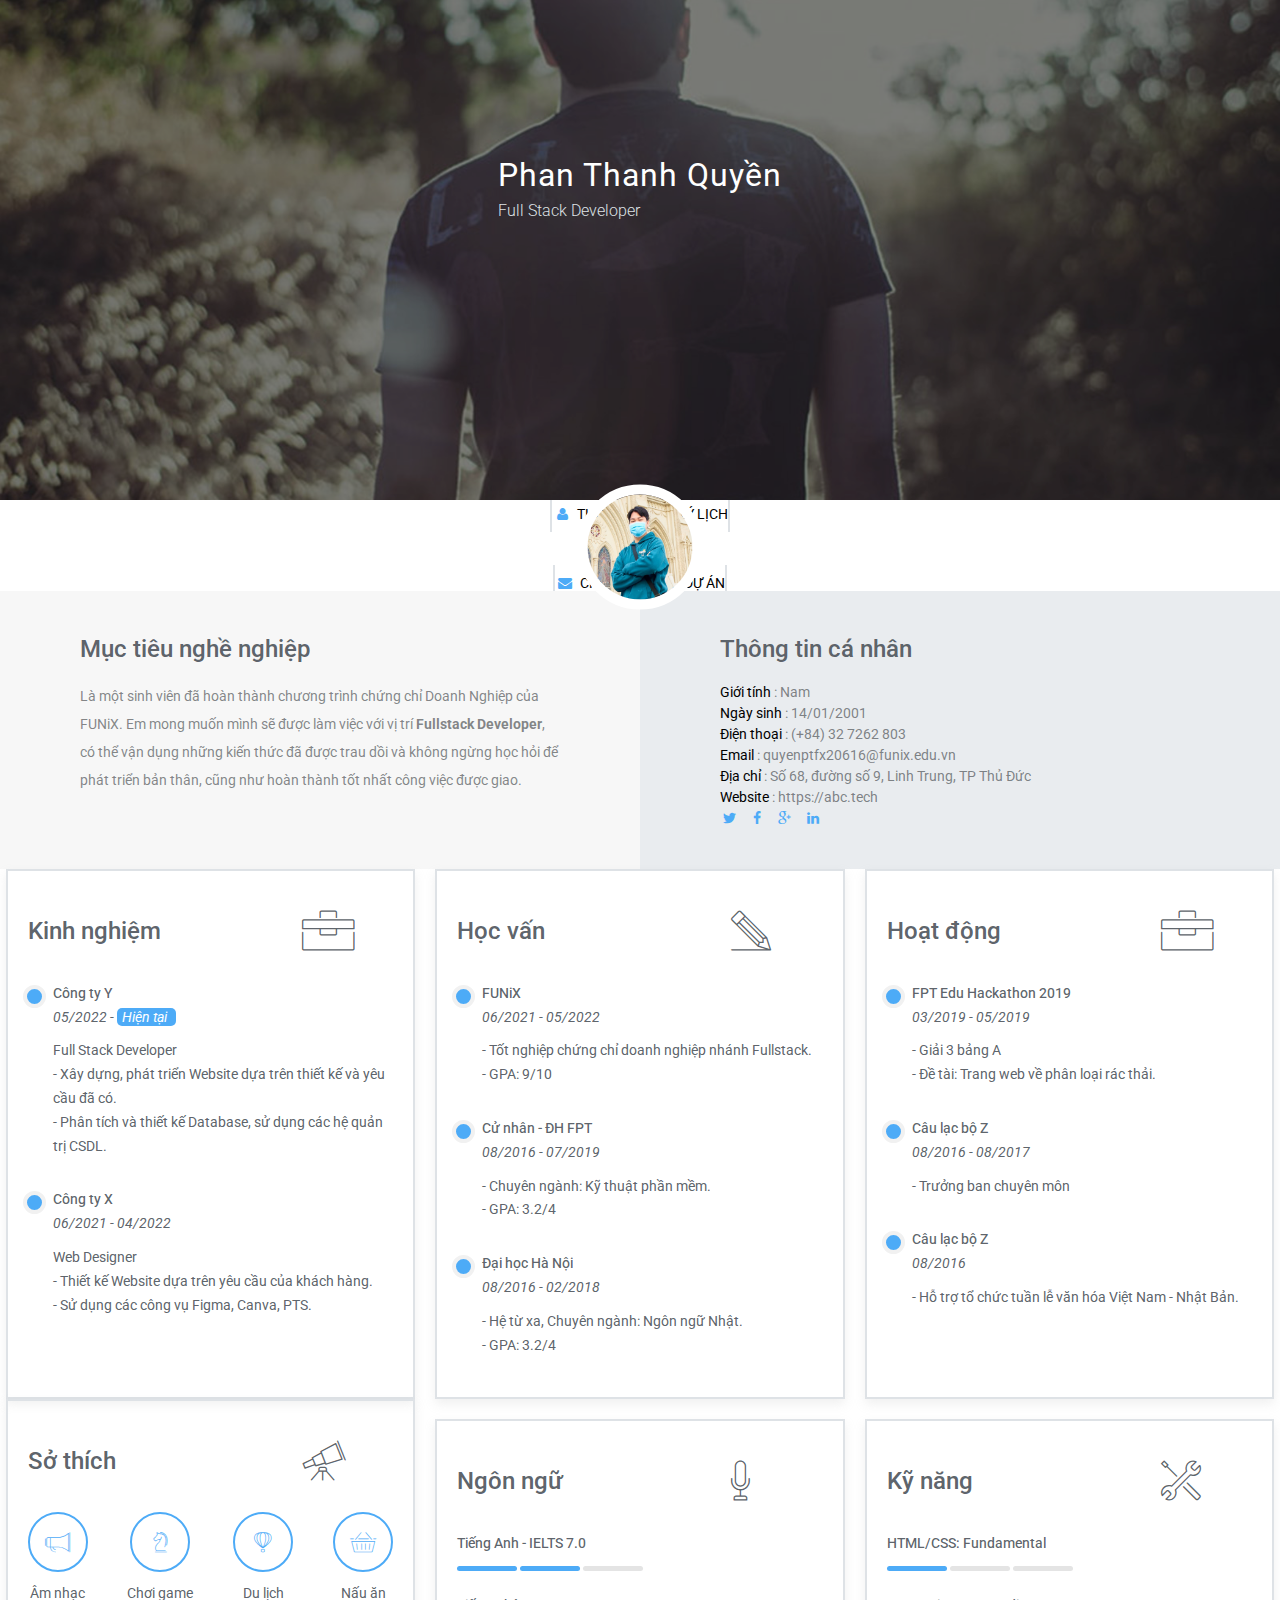
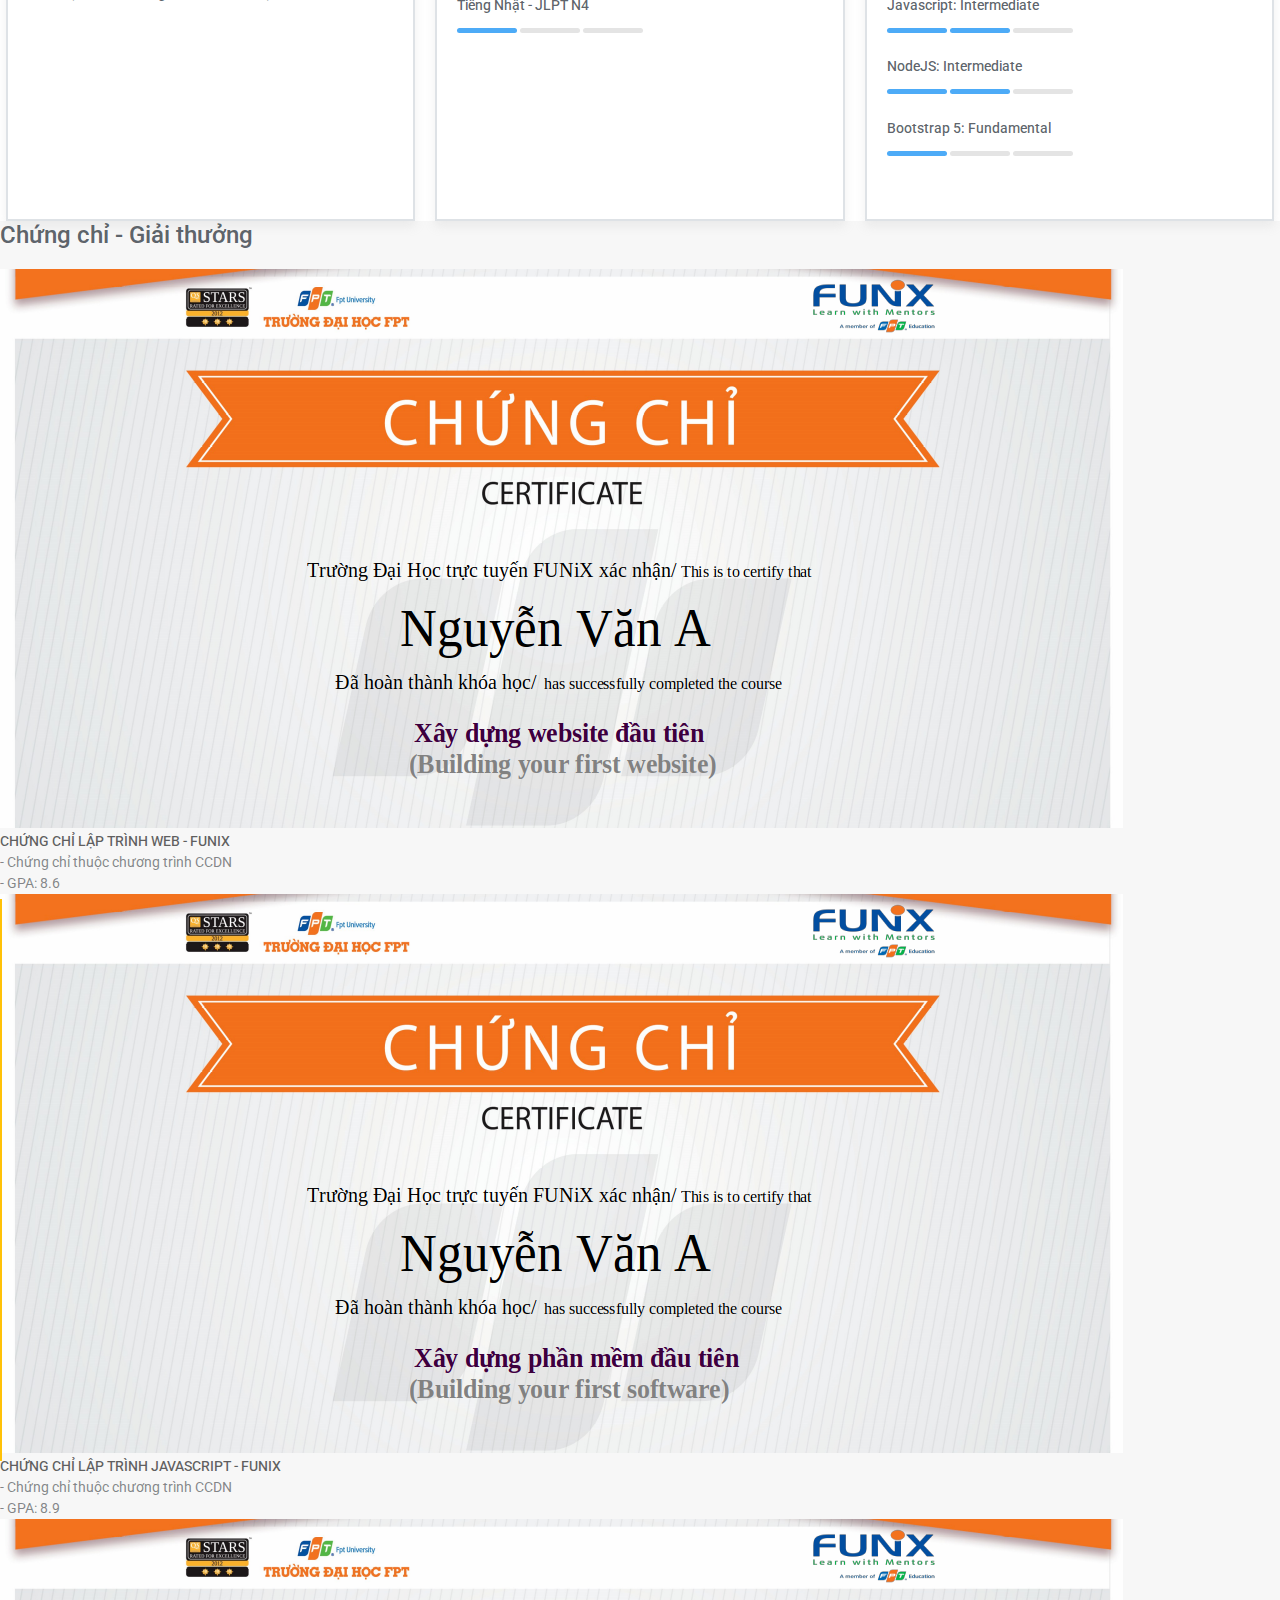
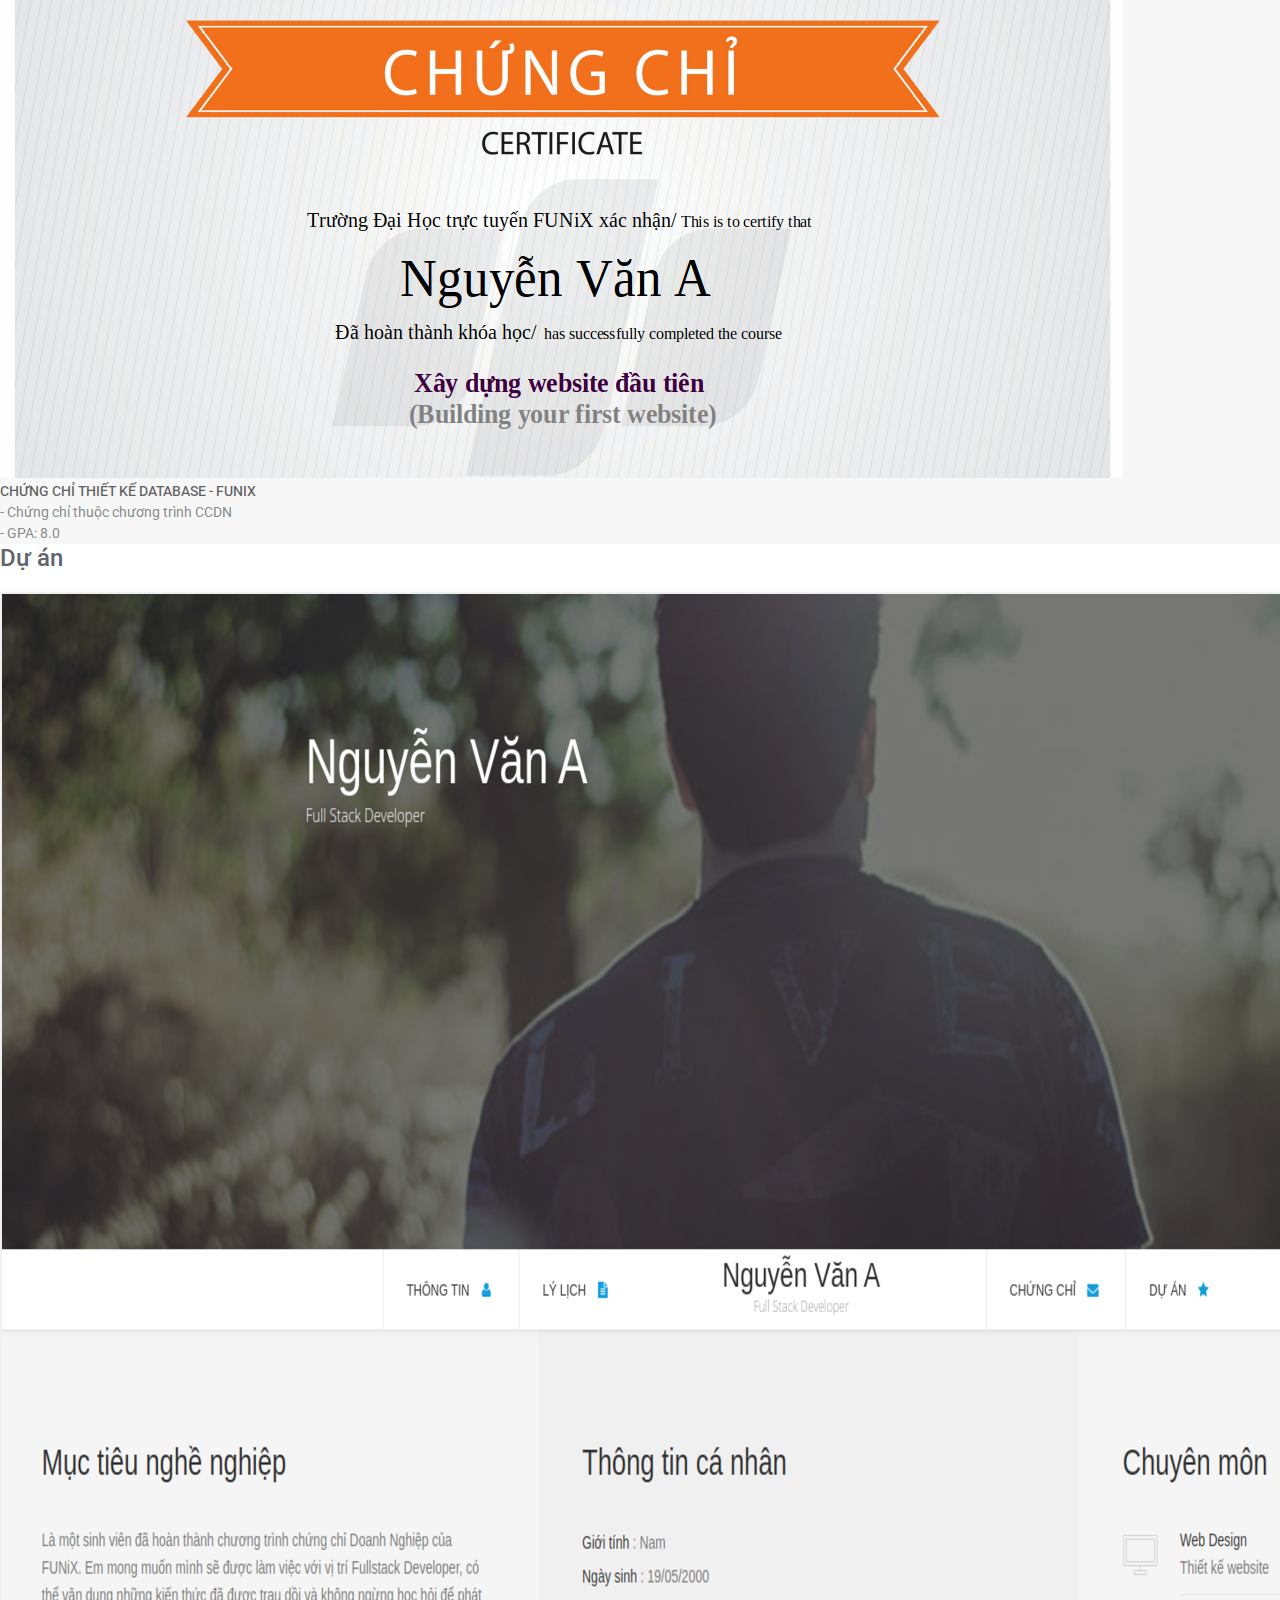
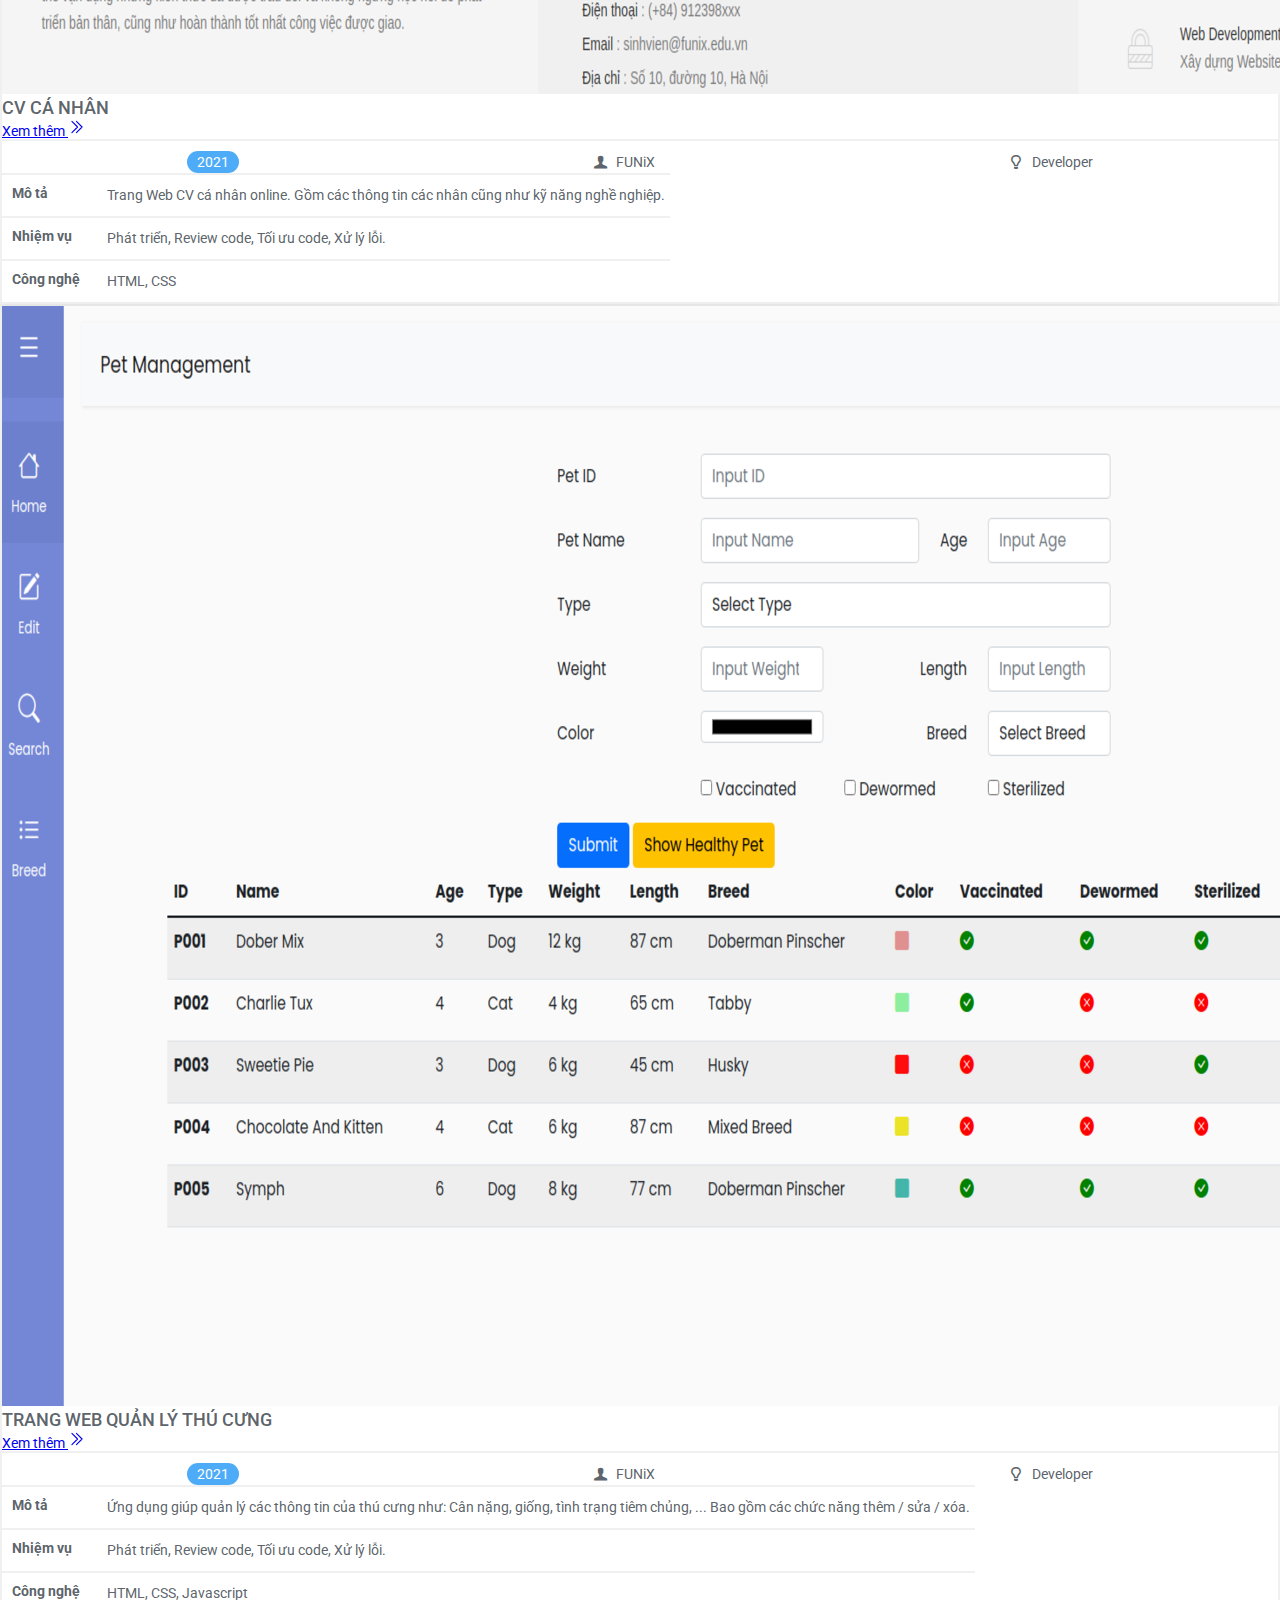
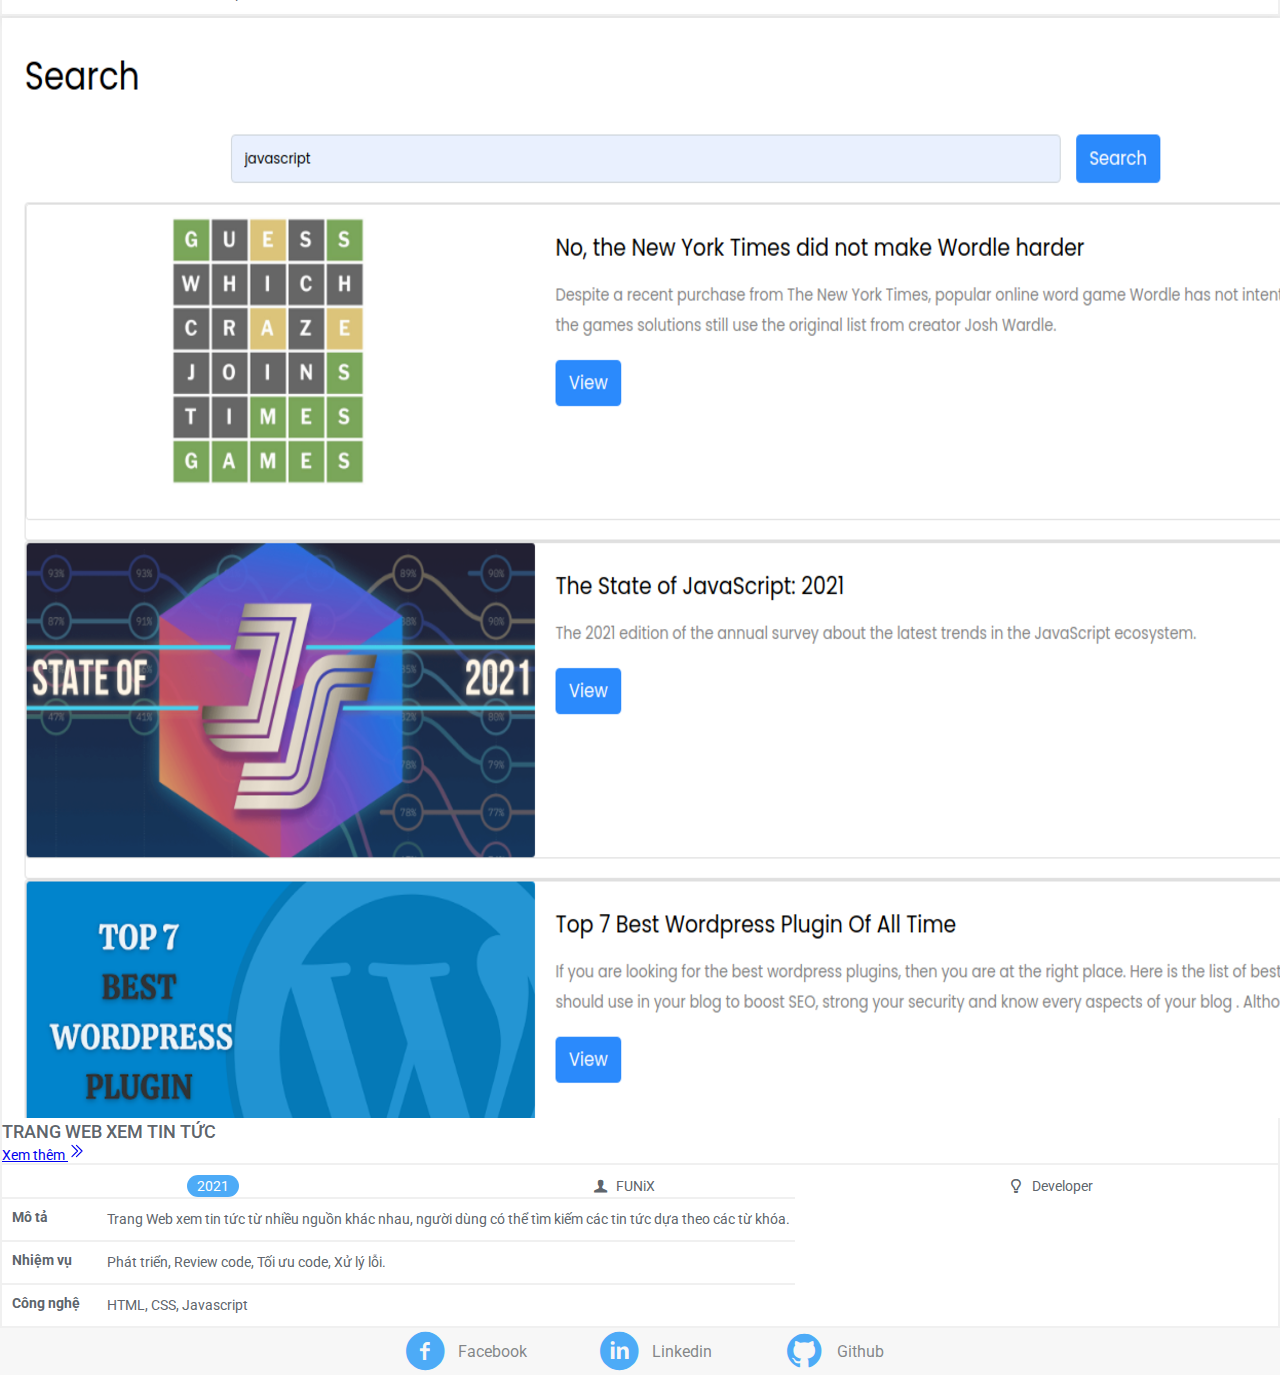
<file: index.html>
<!DOCTYPE html>
<html lang="en">
  <head>
    <meta charset="UTF-8" />
    <meta http-equiv="X-UA-Compatible" content="IE=edge" />
    <meta name="viewport" content="width=device-width, initial-scale=1.0" />
    <link rel="stylesheet" href="./css/laptop.css" />
    <link rel="stylesheet" href="./css/tablet.css" />
    <link rel="stylesheet" href="./css/mobile.css" />
    <link rel="stylesheet" href="./css/font.css" />
    <link rel="preconnect" href="https://fonts.googleapis.com" />
    <link rel="preconnect" href="https://fonts.gstatic.com" crossorigin />
    <link
      href="https://fonts.googleapis.com/css2?family=Roboto:wght@100;300;400;500&display=swap"
      rel="stylesheet"
    />
    <link
      href="https://cdn.jsdelivr.net/npm/bootstrap@5.0.2/dist/css/bootstrap.min.css"
      rel="stylesheet"
      integrity="sha384-EVSTQN3/azprG1Anm3QDgpJLIm9Nao0Yz1ztcQTwFspd3yD65VohhpuuCOmLASjC"
      crossorigin="anonymous"
    />
    <title>Assignment 03</title>
  </head>
  <body>
    <div id="banner" class="container-lg pt-1">
      <img src="./images/banner.jpg" class="img-fluid" alt="..." />
      <div class="text-center">
        <h1>Phan Thanh Quyền</h1>
        <span>Full Stack Developer</span>
      </div>
    </div>

    <section id="nav-bar">
      <nav class="container-lg d-flex">
        <a href="#"><i class="icon-user icon"></i>Thông tin</a>
        <a href="#"><i class="icon-doc-text-inv icon"></i>Lý lịch</a>
        <div><img src="images\PKQC3149.jpg" alt="avatar" /></div>
        <a href="#"><i class="icon-mail-alt icon"></i>Chứng chỉ</a>
        <a href="#"><i class="icon-star-1 icon"></i>Dự Án</a>
      </nav>
    </section>

    <section id="about" class="container-lg">
      <div class="about-grid">
        <div id="target" class="bg-grey">
          <h1 class="section-title">Mục tiêu nghề nghiệp</h1>
          <p>
            Là một sinh viên đã hoàn thành chương trình chứng chỉ Doanh Nghiệp
            của FUNiX. Em mong muốn mình sẽ được làm việc với vị trí
            <b>Fullstack Developer</b>, có thể vận dụng những kiến thức đã được
            trau dồi và không ngừng học hỏi để phát triển bản thân, cũng như
            hoàn thành tốt nhất công việc được giao.
          </p>
        </div>
        <div id="personal-info">
          <h1 class="section-title">Thông tin cá nhân</h1>
          <ul class="mt-40 info">
            <li><span>Giới tính</span> : Nam</li>
            <li><span>Ngày sinh</span> : 14/01/2001</li>
            <li><span>Điện thoại</span> : (+84) 32 7262 803</li>
            <li><span>Email</span> : quyenptfx20616@funix.edu.vn</li>
            <li>
              <span>Địa chỉ</span> : Số 68, đường số 9, Linh Trung, TP Thủ Đức
            </li>
            <li><span>Website</span> : https://abc.tech</li>
          </ul>
          <div class="mt-40">
            <i class="icon-twitter icon"></i>
            <i class="icon-facebook icon"></i>
            <i class="icon-gplus icon"></i>
            <i class="icon-linkedin icon"></i>
          </div>
        </div>
      </div>
    </section>

    <section id="job-info">
      <div class="container-lg mt-4 mb-5">
        <div class="job-info-grid">
          <div class="component experience mt-4">
            <div class="job-flex">
              <h1>Kinh nghiệm</h1>
              <i class="ic-toolbox job-icon"></i>
            </div>
            <div class="description">
              <p><strong>Công ty Y</strong></p>
              <p class="time">
                05/2022 - <span id="background-blue">Hiện tại</span>
              </p>
              <p>Full Stack Developer</p>
              <p>
                - Xây dựng, phát triển Website dựa trên thiết kế và yêu cầu đã
                có.
              </p>
              <p>
                - Phân tích và thiết kế Database, sử dụng các hệ quản trị CSDL.
              </p>
            </div>
            <div class="description">
              <p><strong>Công ty X</strong></p>
              <p class="time">06/2021 - 04/2022</p>
              <p>Web Designer</p>
              <p>- Thiết kế Website dựa trên yêu cầu của khách hàng.</p>
              <p>- Sử dụng các công vụ Figma, Canva, PTS.</p>
            </div>
          </div>
          <div class="component education mt-4">
            <div class="job-flex">
              <h1>Học vấn</h1>
              <i class="ic-pencil job-icon"></i>
            </div>
            <div class="description">
              <p><strong>FUNiX</strong></p>
              <p class="time">06/2021 - 05/2022</p>
              <p>- Tốt nghiệp chứng chỉ doanh nghiệp nhánh Fullstack.</p>
              <p>- GPA: 9/10</p>
            </div>
            <div class="description">
              <p><strong>Cử nhân - ĐH FPT</strong></p>
              <p class="time"><i>08/2016 - 07/2019</i></p>
              <p>- Chuyên ngành: Kỹ thuật phần mềm.</p>
              <p>- GPA: 3.2/4</p>
            </div>
            <div class="description">
              <p><strong>Đại học Hà Nội</strong></p>
              <p class="time"><i>08/2016 - 02/2018</i></p>
              <p>- Hệ từ xa, Chuyên ngành: Ngôn ngữ Nhật.</p>
              <p>- GPA: 3.2/4</p>
            </div>
          </div>
          <div class="component activity mt-4">
            <div class="job-flex">
              <h1>Hoạt động</h1>
              <i class="ic-toolbox job-icon"></i>
            </div>
            <div class="description">
              <p><strong> FPT Edu Hackathon 2019 </strong></p>
              <p class="time">03/2019 - 05/2019</p>
              <p>- Giải 3 bảng A</p>
              <p>- Đề tài: Trang web về phân loại rác thải.</p>
            </div>
            <div class="description">
              <p><strong> Câu lạc bộ Z </strong></p>
              <p class="time">08/2016 - 08/2017</p>
              <p>- Trưởng ban chuyên môn</p>
            </div>
            <div class="description">
              <p><strong> Câu lạc bộ Z </strong></p>
              <p class="time">08/2016</p>
              <p>- Hỗ trợ tổ chức tuần lễ văn hóa Việt Nam - Nhật Bản.</p>
            </div>
          </div>
          <div class="component interest mt-4">
            <div class="job-flex">
              <h1>Sở thích</h1>
              <i class="ic-telescope job-icon"></i>
            </div>
            <div class="hobby">
              <div>
                <i class="ic-megaphone hobby-icon"></i>
                <p>Âm nhạc</p>
              </div>
              <div>
                <i class="ic-strategy hobby-icon"></i>
                <p>Chơi game</p>
              </div>
              <div>
                <i class="ic-hotairballoon hobby-icon"></i>
                <p>Du lịch</p>
              </div>
              <div>
                <i class="ic-basket hobby-icon"></i>
                <p>Nấu ăn</p>
              </div>
            </div>
          </div>
          <div class="component language mt-4" style="margin-top: 20px">
            <div class="job-flex">
              <h1>Ngôn ngữ</h1>
              <i class="ic-mic job-icon"></i>
            </div>
            <div>
              <p><strong>Tiếng Anh - IELTS 7.0</strong></p>
              <span class="fill-blue"></span>
              <span class="fill-blue"></span>
              <span class="fill-grey"></span>
            </div>
            <div>
              <p><strong>Tiếng Nhật - JLPT N4</strong></p>
              <span class="fill-blue"></span>
              <span class="fill-grey"></span>
              <span class="fill-grey"></span>
            </div>
          </div>

          <div class="component skill mt-4" style="margin-top: 20px">
            <div class="job-flex">
              <h1>Kỹ năng</h1>
              <i class="ic-tools-2 job-icon"></i>
            </div>
            <div>
              <p><strong>HTML/CSS: Fundamental</strong></p>
              <span class="fill-blue"></span>
              <span class="fill-grey"></span>
              <span class="fill-grey"></span>
            </div>
            <div>
              <p><strong>Javascript: Intermediate</strong></p>
              <span class="fill-blue"></span>
              <span class="fill-blue"></span>
              <span class="fill-grey"></span>
            </div>
            <div>
              <p><strong>NodeJS: Intermediate</strong></p>
              <span class="fill-blue"></span>
              <span class="fill-blue"></span>
              <span class="fill-grey"></span>
            </div>
            <div>
              <p><strong>Bootstrap 5: Fundamental</strong></p>
              <span class="fill-blue"></span>
              <span class="fill-grey"></span>
              <span class="fill-grey"></span>
            </div>
          </div>
        </div>
      </div>
    </section>

    <!-- dùng bootstrap để responsive -->
    <section id="certificate" class="bg-grey container-lg p-4">
      <h1 class="section-title">Chứng chỉ - Giải thưởng</h1>
      <div class="container">
        <div class="row row-cols-1 row-cols-sm-2">
          <div class="col border-bottom border-warning border-2">
            <div class="container">
              <div class="row row-cols-md-1 row-cols-lg-2">
                <img
                  src="images\Cert_WEB.png"
                  alt="image"
                  class="img-fluid col my-3"
                />
                <div class="col mt-4">
                  <p style="color: #5f5f5f">
                    <strong>CHỨNG CHỈ LẬP TRÌNH WEB - FUNIX</strong>
                  </p>
                  <div>
                    <p>- Chứng chỉ thuộc chương trình CCDN</p>
                    <p>- GPA: 8.6</p>
                  </div>
                </div>
              </div>
            </div>
          </div>
          <div class="col border-bottom border-warning border-2">
            <div class="container border-left">
              <div class="row row-cols-md-1 row-cols-lg-2">
                <img
                  src="images\Cert_PRF.png"
                  alt="image"
                  class="img-fluid col my-3"
                />
                <div class="col mt-4">
                  <p style="color: #5f5f5f">
                    <strong>CHỨNG CHỈ LẬP TRÌNH JAVASCRIPT - FUNIX</strong>
                  </p>
                  <div>
                    <p>- Chứng chỉ thuộc chương trình CCDN</p>
                    <p>- GPA: 8.9</p>
                  </div>
                </div>
              </div>
            </div>
          </div>
          <div class="col">
            <div class="container">
              <div class="row row-cols-md-1 row-cols-lg-2">
                <img
                  src="images\Cert_DBI.png"
                  alt="image"
                  class="img-fluid col my-3"
                />
                <div class="col mt-4">
                  <p style="color: #5f5f5f">
                    <strong>CHỨNG CHỈ THIẾT KẾ DATABASE - FUNIX</strong>
                  </p>
                  <div>
                    <p>- Chứng chỉ thuộc chương trình CCDN</p>
                    <p>- GPA: 8.0</p>
                  </div>
                </div>
              </div>
            </div>
          </div>
        </div>
      </div>
    </section>

    <section id="project" class="container-lg my-4">
      <h1 class="section-title">Dự án</h1>
      <div class="d-flex flex-column flex-sm-row justify-content-between gap-4">
        <!-- dùng bootstrap để responsive -->
        <div class="project-border">
          <img src="images\project_1.png" alt="project-1" class="img-fluid" />
          <div class="p-3 border-top border-dark">
            <h3>CV CÁ NHÂN</h3>
            <a href="digital-cv.html" class="link-info" target="_blank">
              Xem thêm
              <svg
                xmlns="http://www.w3.org/2000/svg"
                fill="none"
                viewBox="0 0 24 24"
                stroke-width="1.5"
                stroke="currentColor"
                class="chevron-left"
              >
                <path
                  stroke-linecap="round"
                  stroke-linejoin="round"
                  d="M11.25 4.5l7.5 7.5-7.5 7.5m-6-15l7.5 7.5-7.5 7.5"
                />
              </svg>
            </a>
          </div>
          <div class="project-div-respon">
            <p class="year-bg-blue">2021</p>
            <p><i class="icon-user-1 project-icon"></i>&nbsp FUNiX</p>
            <p><i class="icon-lamp project-icon"></i>&nbsp Developer</p>
          </div>
          <table>
            <tr>
              <th>Mô tả</th>
              <td>
                Trang Web CV cá nhân online. Gồm các thông tin các nhân cũng như
                kỹ năng nghề nghiệp.
              </td>
            </tr>
            <tr>
              <th>Nhiệm vụ</th>
              <td>Phát triển, Review code, Tối ưu code, Xử lý lỗi.</td>
            </tr>
            <tr>
              <th>Công nghệ</th>
              <td>HTML, CSS</td>
            </tr>
          </table>
        </div>
        <div class="project-border">
          <img src="images\project_2.png" alt="project-2" class="img-fluid" />
          <div class="p-3 border-top border-dark">
            <h3>TRANG WEB QUẢN LÝ THÚ CƯNG</h3>
            <a href="digital-cv.html" class="link-info" target="_blank">
              Xem thêm
              <svg
                xmlns="http://www.w3.org/2000/svg"
                fill="none"
                viewBox="0 0 24 24"
                stroke-width="1.5"
                stroke="currentColor"
                class="chevron-left"
              >
                <path
                  stroke-linecap="round"
                  stroke-linejoin="round"
                  d="M11.25 4.5l7.5 7.5-7.5 7.5m-6-15l7.5 7.5-7.5 7.5"
                />
              </svg>
            </a>
          </div>
          <div class="project-div-respon">
            <p class="year-bg-blue">2021</p>
            <p><i class="icon-user-1 project-icon"></i>&nbsp FUNiX</p>
            <p><i class="icon-lamp project-icon"></i>&nbsp Developer</p>
          </div>
          <table>
            <tr>
              <th>Mô tả</th>
              <td>
                Ứng dụng giúp quản lý các thông tin của thú cưng như: Cân nặng,
                giống, tình trạng tiêm chủng, ... Bao gồm các chức năng thêm /
                sửa / xóa.
              </td>
            </tr>
            <tr>
              <th>Nhiệm vụ</th>
              <td>Phát triển, Review code, Tối ưu code, Xử lý lỗi.</td>
            </tr>
            <tr>
              <th>Công nghệ</th>
              <td>HTML, CSS, Javascript</td>
            </tr>
          </table>
        </div>
        <div class="project-border">
          <img src="images\project_3.png" alt="project-3" class="img-fluid" />
          <div class="p-3 border-top border-dark">
            <h3>TRANG WEB XEM TIN TỨC</h3>
            <a href="digital-cv.html" class="link-info" target="_blank">
              Xem thêm
              <svg
                xmlns="http://www.w3.org/2000/svg"
                fill="none"
                viewBox="0 0 24 24"
                stroke-width="1.5"
                stroke="currentColor"
                class="chevron-left"
              >
                <path
                  stroke-linecap="round"
                  stroke-linejoin="round"
                  d="M11.25 4.5l7.5 7.5-7.5 7.5m-6-15l7.5 7.5-7.5 7.5"
                />
              </svg>
            </a>
          </div>
          <div class="project-div-respon">
            <p class="year-bg-blue">2021</p>
            <p><i class="icon-user-1 project-icon"></i>&nbsp FUNiX</p>
            <p><i class="icon-lamp project-icon"></i>&nbsp Developer</p>
          </div>
          <table>
            <tr>
              <th>Mô tả</th>
              <td>
                Trang Web xem tin tức từ nhiều nguồn khác nhau, người dùng có
                thể tìm kiếm các tin tức dựa theo các từ khóa.
              </td>
            </tr>
            <tr>
              <th>Nhiệm vụ</th>
              <td>Phát triển, Review code, Tối ưu code, Xử lý lỗi.</td>
            </tr>
            <tr>
              <th>Công nghệ</th>

              <td>HTML, CSS, Javascript</td>
            </tr>
          </table>
        </div>
      </div>
    </section>

    <section id="footer" class="bg-grey">
      <div class="container">
        <ul>
          <li>
            <i class="icon-facebook-circled footer-icon"></i
            ><span>Facebook</span>
          </li>
          <li>
            <i class="icon-linkedin-circled footer-icon"></i
            ><span>Linkedin</span>
          </li>
          <li>
            <i class="icon-github-circled footer-icon"></i><span>Github</span>
          </li>
        </ul>
      </div>
    </section>
    <script
      src="https://cdn.jsdelivr.net/npm/bootstrap@5.0.2/dist/js/bootstrap.bundle.min.js"
      integrity="sha384-MrcW6ZMFYlzcLA8Nl+NtUVF0sA7MsXsP1UyJoMp4YLEuNSfAP+JcXn/tWtIaxVXM"
      crossorigin="anonymous"
    ></script>
  </body>
</html>
</file>
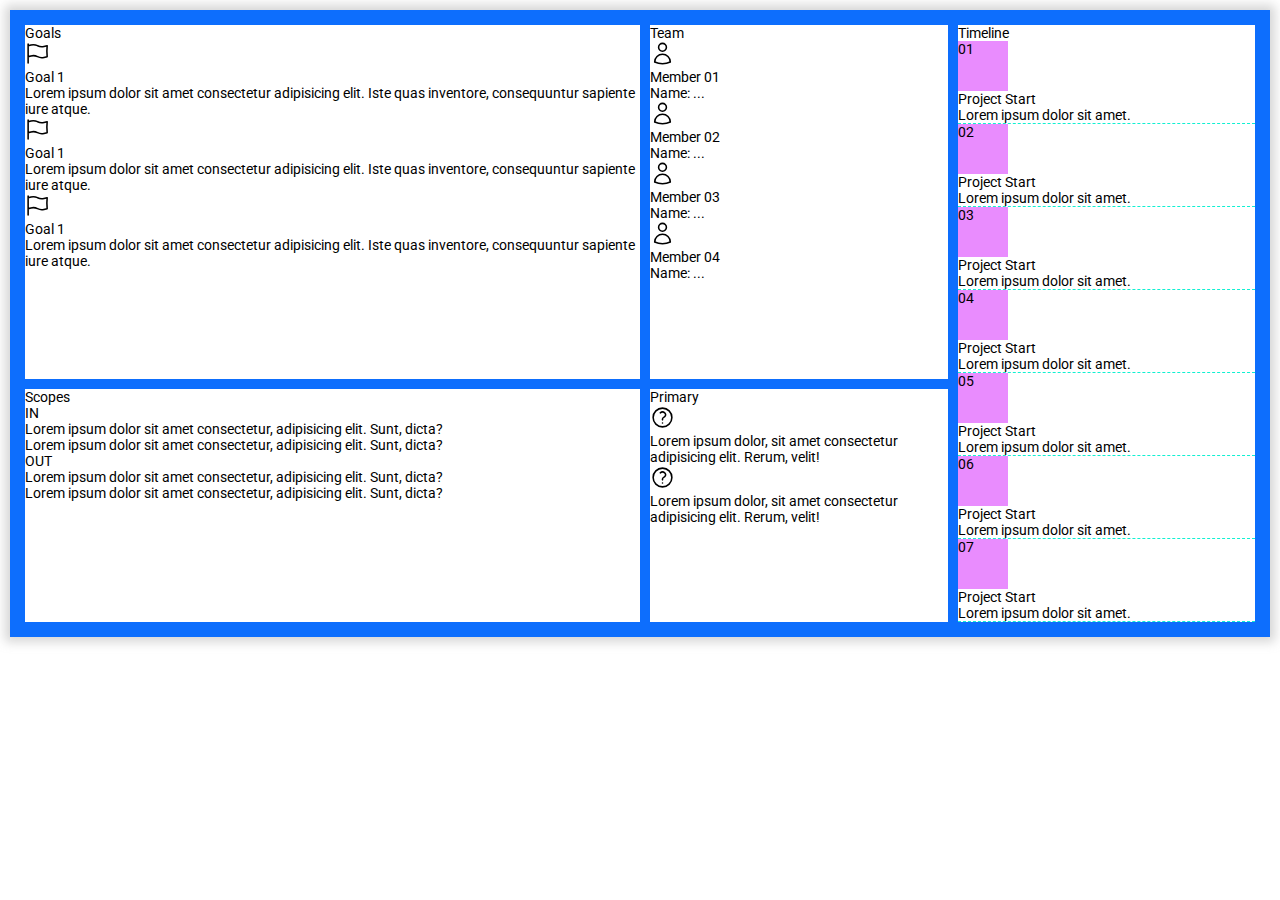
<file: digital-cv.html>
<!DOCTYPE html>
<html lang="en">
  <head>
    <meta charset="UTF-8" />
    <meta http-equiv="X-UA-Compatible" content="IE=edge" />
    <meta name="viewport" content="width=device-width, initial-scale=1.0" />
    <link rel="stylesheet" href="./css/digital.css" />
    <link
      href="https://fonts.googleapis.com/css2?family=Roboto:wght@100;300;400;500&display=swap"
      rel="stylesheet"
    />
    <link
      href="https://cdn.jsdelivr.net/npm/bootstrap@5.0.2/dist/css/bootstrap.min.css"
      rel="stylesheet"
      integrity="sha384-EVSTQN3/azprG1Anm3QDgpJLIm9Nao0Yz1ztcQTwFspd3yD65VohhpuuCOmLASjC"
      crossorigin="anonymous"
    />
    <title>Digital-cv</title>
  </head>
  <body>
    <div class="container-lg">
      <div class="bg-light border-project grid-project">
        <!-- phần mục tiêu GOALS -->
        <div id="goal" class="p-4 pb-5 border-div-bottom">
          <div class="d-flex flex-column gap-3">
            <p
              class="d-block fs-4 fw-bold text-primary pb-2 border-bottom border-2 mb-0"
            >
              Goals
            </p>
            <div class="container border-bottom border-1">
              <div class="row row-cols-md-1 row-cols-lg-2">
                <svg
                  xmlns="http://www.w3.org/2000/svg"
                  fill="none"
                  viewBox="0 0 24 24"
                  stroke-width="1.5"
                  stroke="currentColor"
                  class="col-lg-2 icon-size"
                >
                  <path
                    stroke-linecap="round"
                    stroke-linejoin="round"
                    d="M3 3v1.5M3 21v-6m0 0l2.77-.693a9 9 0 016.208.682l.108.054a9 9 0 006.086.71l3.114-.732a48.524 48.524 0 01-.005-10.499l-3.11.732a9 9 0 01-6.085-.711l-.108-.054a9 9 0 00-6.208-.682L3 4.5M3 15V4.5"
                  />
                </svg>
                <div class="col-lg-9">
                  <div class="d-lex flex-column gap-0">
                    <p class="mb-0 fw-bolder">Goal 1</p>
                    <p>
                      Lorem ipsum dolor sit amet consectetur adipisicing elit.
                      Iste quas inventore, consequuntur sapiente iure atque.
                    </p>
                  </div>
                </div>
              </div>
            </div>
            <div class="container border-bottom border-1">
              <div class="row row-cols-md-1 row-cols-lg-2">
                <svg
                  xmlns="http://www.w3.org/2000/svg"
                  fill="none"
                  viewBox="0 0 24 24"
                  stroke-width="1.5"
                  stroke="currentColor"
                  class="col-lg-2 icon-size"
                >
                  <path
                    stroke-linecap="round"
                    stroke-linejoin="round"
                    d="M3 3v1.5M3 21v-6m0 0l2.77-.693a9 9 0 016.208.682l.108.054a9 9 0 006.086.71l3.114-.732a48.524 48.524 0 01-.005-10.499l-3.11.732a9 9 0 01-6.085-.711l-.108-.054a9 9 0 00-6.208-.682L3 4.5M3 15V4.5"
                  />
                </svg>
                <div class="col-lg-9">
                  <div class="d-lex flex-column gap-0">
                    <p class="mb-0 fw-bolder">Goal 1</p>
                    <p>
                      Lorem ipsum dolor sit amet consectetur adipisicing elit.
                      Iste quas inventore, consequuntur sapiente iure atque.
                    </p>
                  </div>
                </div>
              </div>
            </div>
            <div class="container border-bottom border-1">
              <div class="row row-cols-md-1 row-cols-lg-2">
                <svg
                  xmlns="http://www.w3.org/2000/svg"
                  fill="none"
                  viewBox="0 0 24 24"
                  stroke-width="1.5"
                  stroke="currentColor"
                  class="col-lg-2 icon-size"
                >
                  <path
                    stroke-linecap="round"
                    stroke-linejoin="round"
                    d="M3 3v1.5M3 21v-6m0 0l2.77-.693a9 9 0 016.208.682l.108.054a9 9 0 006.086.71l3.114-.732a48.524 48.524 0 01-.005-10.499l-3.11.732a9 9 0 01-6.085-.711l-.108-.054a9 9 0 00-6.208-.682L3 4.5M3 15V4.5"
                  />
                </svg>
                <div class="col-lg-9">
                  <div class="d-lex flex-column gap-0">
                    <p class="mb-0 fw-bolder">Goal 1</p>
                    <p>
                      Lorem ipsum dolor sit amet consectetur adipisicing elit.
                      Iste quas inventore, consequuntur sapiente iure atque.
                    </p>
                  </div>
                </div>
              </div>
            </div>
          </div>
        </div>
        <!-- phần scopes -->
        <div id="scopes" class="border-div-top p-4 pb-5 border-div-bottom">
          <div class="d-flex flex-column gap-3">
            <p
              class="d-block fs-4 fw-bold text-primary pb-2 border-bottom border-2 mb-0"
            >
              Scopes
            </p>
            <div class="container">
              <div class="row row-cols-md-1 row-cols-lg-2">
                <div class="col-lg-5">
                  <div class="d-lex flex-column gap-0">
                    <p class="fw-bolder">IN</p>
                    <p>
                      Lorem ipsum dolor sit amet consectetur, adipisicing elit.
                      Sunt, dicta?
                    </p>
                    <p>
                      Lorem ipsum dolor sit amet consectetur, adipisicing elit.
                      Sunt, dicta?
                    </p>
                  </div>
                </div>
                <div class="col-lg-5">
                  <div class="d-lex flex-column gap-0">
                    <p class="fw-bolder">OUT</p>
                    <p>
                      Lorem ipsum dolor sit amet consectetur, adipisicing elit.
                      Sunt, dicta?
                    </p>
                    <p>
                      Lorem ipsum dolor sit amet consectetur, adipisicing elit.
                      Sunt, dicta?
                    </p>
                  </div>
                </div>
              </div>
            </div>
          </div>
        </div>
        <!-- phần Teams -->
        <div id="Team" class="border-left p-4 pb-5 border-div-bottom">
          <div class="d-flex flex-column gap-3">
            <p
              class="d-block fs-4 fw-bold text-primary pb-2 border-bottom border-2 mb-0"
            >
              Team
            </p>
            <div class="container">
              <div class="row row-cols-md-1 row-cols-lg-2">
                <svg
                  xmlns="http://www.w3.org/2000/svg"
                  fill="none"
                  viewBox="0 0 24 24"
                  stroke-width="1.5"
                  stroke="currentColor"
                  class="col-lg-3 icon-size"
                >
                  <path
                    stroke-linecap="round"
                    stroke-linejoin="round"
                    d="M15.75 6a3.75 3.75 0 11-7.5 0 3.75 3.75 0 017.5 0zM4.501 20.118a7.5 7.5 0 0114.998 0A17.933 17.933 0 0112 21.75c-2.676 0-5.216-.584-7.499-1.632z"
                  />
                </svg>
                <div class="col-lg-9">
                  <div class="d-lex flex-column gap-0">
                    <p class="mb-0 fw-bolder">Member 01</p>
                    <p>Name: ...</p>
                  </div>
                </div>
              </div>
            </div>
            <div class="container">
              <div class="row row-cols-md-1 row-cols-lg-2">
                <svg
                  xmlns="http://www.w3.org/2000/svg"
                  fill="none"
                  viewBox="0 0 24 24"
                  stroke-width="1.5"
                  stroke="currentColor"
                  class="col-lg-3 icon-size"
                >
                  <path
                    stroke-linecap="round"
                    stroke-linejoin="round"
                    d="M15.75 6a3.75 3.75 0 11-7.5 0 3.75 3.75 0 017.5 0zM4.501 20.118a7.5 7.5 0 0114.998 0A17.933 17.933 0 0112 21.75c-2.676 0-5.216-.584-7.499-1.632z"
                  />
                </svg>
                <div class="col-lg-9">
                  <div class="d-lex flex-column gap-0">
                    <p class="mb-0 fw-bolder">Member 02</p>
                    <p>Name: ...</p>
                  </div>
                </div>
              </div>
            </div>
            <div class="container">
              <div class="row row-cols-md-1 row-cols-lg-2">
                <svg
                  xmlns="http://www.w3.org/2000/svg"
                  fill="none"
                  viewBox="0 0 24 24"
                  stroke-width="1.5"
                  stroke="currentColor"
                  class="col-lg-3 icon-size"
                >
                  <path
                    stroke-linecap="round"
                    stroke-linejoin="round"
                    d="M15.75 6a3.75 3.75 0 11-7.5 0 3.75 3.75 0 017.5 0zM4.501 20.118a7.5 7.5 0 0114.998 0A17.933 17.933 0 0112 21.75c-2.676 0-5.216-.584-7.499-1.632z"
                  />
                </svg>
                <div class="col-lg-9">
                  <div class="d-lex flex-column gap-0">
                    <p class="mb-0 fw-bolder">Member 03</p>
                    <p>Name: ...</p>
                  </div>
                </div>
              </div>
            </div>
            <div class="container">
              <div class="row row-cols-md-1 row-cols-lg-2">
                <svg
                  xmlns="http://www.w3.org/2000/svg"
                  fill="none"
                  viewBox="0 0 24 24"
                  stroke-width="1.5"
                  stroke="currentColor"
                  class="col-lg-3 icon-size"
                >
                  <path
                    stroke-linecap="round"
                    stroke-linejoin="round"
                    d="M15.75 6a3.75 3.75 0 11-7.5 0 3.75 3.75 0 017.5 0zM4.501 20.118a7.5 7.5 0 0114.998 0A17.933 17.933 0 0112 21.75c-2.676 0-5.216-.584-7.499-1.632z"
                  />
                </svg>
                <div class="col-lg-9">
                  <div class="d-lex flex-column gap-0">
                    <p class="mb-0 fw-bolder">Member 04</p>
                    <p>Name: ...</p>
                  </div>
                </div>
              </div>
            </div>
          </div>
        </div>
        <!-- phần Primary -->
        <div
          id="primary"
          class="border-left border-div-top p-4 pb-5 border-div-bottom"
        >
          <div class="d-flex flex-column gap-3">
            <p
              class="d-block fs-4 fw-bold text-primary pb-2 border-bottom border-2 mb-0"
            >
              Primary
            </p>
            <div class="container">
              <div class="row row-cols-md-1 row-cols-lg-2">
                <svg
                  xmlns="http://www.w3.org/2000/svg"
                  fill="none"
                  viewBox="0 0 24 24"
                  stroke-width="1.5"
                  stroke="currentColor"
                  class="col-lg-3 icon-size"
                >
                  <path
                    stroke-linecap="round"
                    stroke-linejoin="round"
                    d="M9.879 7.519c1.171-1.025 3.071-1.025 4.242 0 1.172 1.025 1.172 2.687 0 3.712-.203.179-.43.326-.67.442-.745.361-1.45.999-1.45 1.827v.75M21 12a9 9 0 11-18 0 9 9 0 0118 0zm-9 5.25h.008v.008H12v-.008z"
                  />
                </svg>

                <div class="col-lg-9">
                  <p>
                    Lorem ipsum dolor, sit amet consectetur adipisicing elit.
                    Rerum, velit!
                  </p>
                </div>
              </div>
            </div>
            <div class="container">
              <div class="row row-cols-md-1 row-cols-lg-2">
                <svg
                  xmlns="http://www.w3.org/2000/svg"
                  fill="none"
                  viewBox="0 0 24 24"
                  stroke-width="1.5"
                  stroke="currentColor"
                  class="col-lg-3 icon-size"
                >
                  <path
                    stroke-linecap="round"
                    stroke-linejoin="round"
                    d="M9.879 7.519c1.171-1.025 3.071-1.025 4.242 0 1.172 1.025 1.172 2.687 0 3.712-.203.179-.43.326-.67.442-.745.361-1.45.999-1.45 1.827v.75M21 12a9 9 0 11-18 0 9 9 0 0118 0zm-9 5.25h.008v.008H12v-.008z"
                  />
                </svg>

                <div class="col-lg-9">
                  <p>
                    Lorem ipsum dolor, sit amet consectetur adipisicing elit.
                    Rerum, velit!
                  </p>
                </div>
              </div>
            </div>
          </div>
        </div>
        <!-- phần Timeline -->
        <div id="Timeline" class="border-left p-4 pb-5">
          <div class="d-flex flex-column gap-3">
            <p
              class="d-block fs-4 fw-bold text-primary pb-2 border-bottom border-2 mb-0"
            >
              Timeline
            </p>
            <div class="container">
              <div class="row row-cols-md-1 row-cols-lg-2 align-items-center">
                <div class="col-lg-3">
                  <p
                    class="text-white fs-3 border border-3 border-secondary rounded-circle text-center"
                    style="
                      width: 50px;
                      height: 50px;
                      background-color: rgba(233, 139, 254, 0.989);
                    "
                  >
                    01
                  </p>
                </div>
                <div class="col-lg-9 border-dashed">
                  <div class="d-lex flex-column gap-0">
                    <p class="mb-0 fw-bolder">Project Start</p>
                    <p>Lorem ipsum dolor sit amet.</p>
                  </div>
                </div>
              </div>
            </div>
            <div class="container">
              <div class="row row-cols-md-1 row-cols-lg-2 align-items-center">
                <div class="col-lg-3">
                  <p
                    class="text-white fs-3 border border-3 border-secondary rounded-circle text-center"
                    style="
                      width: 50px;
                      height: 50px;
                      background-color: rgba(233, 139, 254, 0.989);
                    "
                  >
                    02
                  </p>
                </div>
                <div class="col-lg-9 border-dashed">
                  <div class="d-lex flex-column gap-0">
                    <p class="mb-0 fw-bolder">Project Start</p>
                    <p>Lorem ipsum dolor sit amet.</p>
                  </div>
                </div>
              </div>
            </div>
            <div class="container">
              <div class="row row-cols-md-1 row-cols-lg-2 align-items-center">
                <div class="col-lg-3">
                  <p
                    class="text-white fs-3 border border-3 border-secondary rounded-circle text-center"
                    style="
                      width: 50px;
                      height: 50px;
                      background-color: rgba(233, 139, 254, 0.989);
                    "
                  >
                    03
                  </p>
                </div>
                <div class="col-lg-9 border-dashed">
                  <div class="d-lex flex-column gap-0">
                    <p class="mb-0 fw-bolder">Project Start</p>
                    <p>Lorem ipsum dolor sit amet.</p>
                  </div>
                </div>
              </div>
            </div>
            <div class="container">
              <div class="row row-cols-md-1 row-cols-lg-2 align-items-center">
                <div class="col-lg-3">
                  <p
                    class="text-white fs-3 border border-3 border-secondary rounded-circle text-center"
                    style="
                      width: 50px;
                      height: 50px;
                      background-color: rgba(233, 139, 254, 0.989);
                    "
                  >
                    04
                  </p>
                </div>
                <div class="col-lg-9 border-dashed">
                  <div class="d-lex flex-column gap-0">
                    <p class="mb-0 fw-bolder">Project Start</p>
                    <p>Lorem ipsum dolor sit amet.</p>
                  </div>
                </div>
              </div>
            </div>
            <div class="container">
              <div class="row row-cols-md-1 row-cols-lg-2 align-items-center">
                <div class="col-lg-3">
                  <p
                    class="text-white fs-3 border border-3 border-secondary rounded-circle text-center"
                    style="
                      width: 50px;
                      height: 50px;
                      background-color: rgba(233, 139, 254, 0.989);
                    "
                  >
                    05
                  </p>
                </div>
                <div class="col-lg-9 border-dashed">
                  <div class="d-lex flex-column gap-0">
                    <p class="mb-0 fw-bolder">Project Start</p>
                    <p>Lorem ipsum dolor sit amet.</p>
                  </div>
                </div>
              </div>
            </div>
            <div class="container">
              <div class="row row-cols-md-1 row-cols-lg-2 align-items-center">
                <div class="col-lg-3">
                  <p
                    class="text-white fs-3 border border-3 border-secondary rounded-circle text-center"
                    style="
                      width: 50px;
                      height: 50px;
                      background-color: rgba(233, 139, 254, 0.989);
                    "
                  >
                    06
                  </p>
                </div>
                <div class="col-lg-9 border-dashed">
                  <div class="d-lex flex-column gap-0">
                    <p class="mb-0 fw-bolder">Project Start</p>
                    <p>Lorem ipsum dolor sit amet.</p>
                  </div>
                </div>
              </div>
            </div>
            <div class="container">
              <div class="row row-cols-md-1 row-cols-lg-2 align-items-center">
                <div class="col-lg-3">
                  <p
                    class="text-white fs-3 border border-3 border-secondary rounded-circle text-center"
                    style="
                      width: 50px;
                      height: 50px;
                      background-color: rgba(233, 139, 254, 0.989);
                    "
                  >
                    07
                  </p>
                </div>
                <div class="col-lg-9 border-dashed">
                  <div class="d-lex flex-column gap-0">
                    <p class="mb-0 fw-bolder">Project Start</p>
                    <p>Lorem ipsum dolor sit amet.</p>
                  </div>
                </div>
              </div>
            </div>
          </div>
        </div>
      </div>
    </div>
    <script
      src="https://cdn.jsdelivr.net/npm/bootstrap@5.0.2/dist/js/bootstrap.bundle.min.js"
      integrity="sha384-MrcW6ZMFYlzcLA8Nl+NtUVF0sA7MsXsP1UyJoMp4YLEuNSfAP+JcXn/tWtIaxVXM"
      crossorigin="anonymous"
    ></script>
  </body>
</html>
</file>
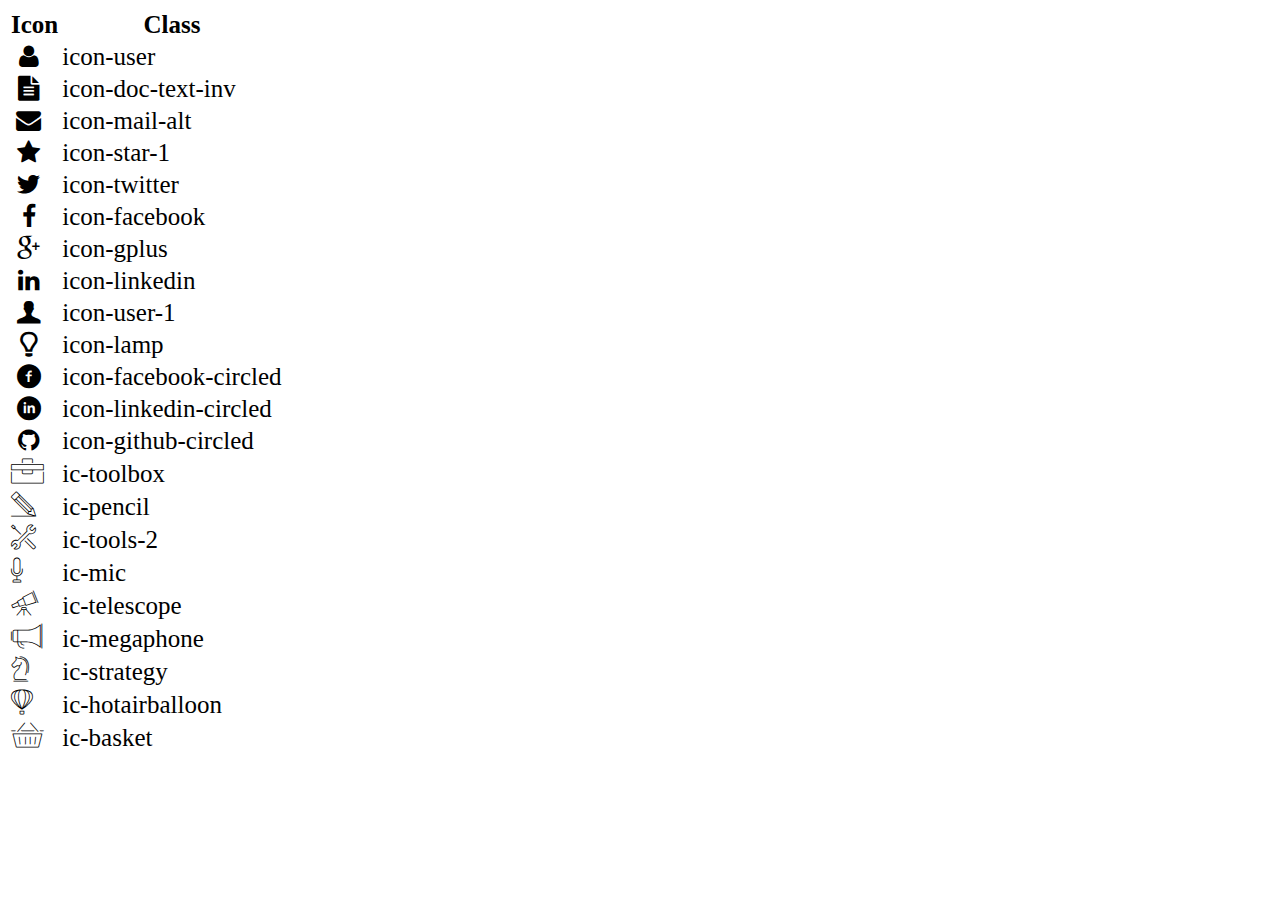
<file: icon-list.html>
<!DOCTYPE html>
<html lang="en">

<head>
    <meta charset="UTF-8">
    <meta http-equiv="X-UA-Compatible" content="IE=edge">
    <meta name="viewport" content="width=device-width, initial-scale=1.0">
    <link rel="stylesheet" href="css/font.css">
    <title>Icon List</title>
</head>

<body>
    <table style="font-size: 25px;">
        <thead>
            <tr>
                <th>Icon</th>
                <th>Class</th>
            </tr>
        </thead>
        <tbody>
            <tr>
                <td><i class="icon-user"></i></td>
                <td>icon-user</td>
            </tr>
            <tr>
                <td><i class="icon-doc-text-inv"></i></td>
                <td>icon-doc-text-inv</td>
            </tr>
            <tr>
                <td><i class="icon-mail-alt"></i></td>
                <td>icon-mail-alt</td>
            </tr>
            <tr>
                <td><i class="icon-star-1"></i></td>
                <td>icon-star-1</td>
            </tr>
            <tr>
                <td><i class="icon-twitter"></i></td>
                <td>icon-twitter</td>
            </tr>
            <tr>
                <td><i class="icon-facebook"></i></td>
                <td>icon-facebook</td>
            </tr>
            <tr>
                <td><i class="icon-gplus"></i></td>
                <td>icon-gplus</td>
            </tr>
            <tr>
                <td><i class="icon-linkedin"></i></td>
                <td>icon-linkedin</td>
            </tr>
            <tr>
                <td><i class="icon-user-1"></i></td>
                <td>icon-user-1</td>
            </tr>
            <tr>
                <td><i class="icon-lamp"></i></td>
                <td>icon-lamp</td>
            </tr>
            <tr>
                <td><i class="icon-facebook-circled"></i></td>
                <td>icon-facebook-circled</td>
            </tr>
            <tr>
                <td><i class="icon-linkedin-circled"></i></td>
                <td>icon-linkedin-circled</td>
            </tr>
            <tr>
                <td><i class="icon-github-circled"></i></td>
                <td>icon-github-circled</td>
            </tr>
            <tr>
                <td><i class="ic-toolbox"></i></td>
                <td>ic-toolbox</td>
            </tr>
            <tr>
                <td><i class="ic-pencil"></i></td>
                <td>ic-pencil</td>
            </tr>
            <tr>
                <td><i class="ic-tools-2"></i></td>
                <td>ic-tools-2</td>
            </tr>

            <tr>
                <td><i class="ic-mic"></i></td>
                <td>ic-mic</td>
            </tr>
            <tr>
                <td><i class="ic-telescope"></i></td>
                <td>ic-telescope</td>
            </tr>
            <tr>
                <td><i class="ic-megaphone"></i></td>
                <td>ic-megaphone</td>
            </tr>
            <tr>
                <td><i class="ic-strategy"></i></td>
                <td>ic-strategy</td>
            </tr>
            <tr>
                <td><i class="ic-hotairballoon"></i></td>
                <td>ic-hotairballoon</td>
            </tr>
            <tr>
                <td><i class="ic-basket"></i></td>
                <td>ic-basket</td>
            </tr>
        </tbody>
    </table>
</body>

</html>
</file>
<file: css/laptop.css>
/* css for laptop */

/* thiet lap chung cho toan bo web */
* {
  margin: 0px;
  padding: 0px;
  box-sizing: border-box;
}

.bg-grey {
  background: #f7f7f7;
}
body {
  font-family: "Roboto", sans-serif;
  font-size: 14px;
  color: rgba(73, 80, 87, 0.9);
}
.icon {
  margin-right: 5px;
  color: #4dabf7;
}
.section-title {
  font-size: 24px;
  font-weight: 500;
  margin-bottom: 20px;
}
strong {
  font-weight: 450;
}

/* .......................banner........................ */
#banner {
  color: #fff;
  line-height: 1.5;
  position: relative;
}
#banner img {
  filter: brightness(50%);
  width: 100%;
  height: 500px;
  object-fit: cover;
}
#banner h1 {
  font-size: 32px;
  font-weight: 400;
  letter-spacing: 1px;
  margin-top: 50px;
}
#banner span {
  font-size: 16px;
  font-weight: 300;
  color: #dee2e6;
}
#banner div {
  position: absolute;
  top: 20%;
  left: 50%;
  transform: translate(-50%, 0);
}

/* ..............................nav-bar............................ */
#nav-bar nav {
  text-align: center;
  justify-content: center;
}
#nav-bar a:link,
a:visited {
  text-decoration: none;
  color: #000;
  text-transform: uppercase;
  font-weight: 400;
}
#nav-bar a:hover {
  box-shadow: 0px 5px 10px rgba(140, 140, 140, 0.7); /*tạo hiệu ứng khi rê chuột */
}
#nav-bar a {
  width: 130px;
  padding: 10px 0;
  border-left: 2px solid #dee2e6;
}
#nav-bar a:nth-child(2),
a:nth-child(5) {
  border-right: 2px solid #dee2e6;
}
#nav-bar img {
  width: 50px;
  height: 50px;
  transform: scale(2.5);
  border-radius: 50%;
  border: 4px solid #fff;
}
#nav-bar div {
  padding: 0 70px;
}

/* ..............................about............................ */
.about-grid {
  padding: 0;
  display: grid;
  grid-template-columns: 1fr 1fr;
  line-height: 1.5;
}
#target,
#personal-info {
  padding: 40px 80px;
}
#about h1 {
  margin-bottom: 15px;
  text-align: left;
}
#personal-info {
  background-color: #e9ecef;
}
#personal-info ul {
  padding-left: 0px;
}
#personal-info span {
  color: #000;
}
.info {
  list-style: none;
  color: rgba(52, 56, 60, 0.6);
}
#target p {
  line-height: 2;
  color: rgba(52, 56, 60, 0.6);
}
/* .........................job-info............................ */
.job-info-grid {
  display: grid;
  grid-template-columns: repeat(3, 32%);
  grid-template-rows: repeat(2, auto);
  justify-content: center;
  column-gap: 20px;
}
#job-info h1 {
  font-size: 24px;
  font-weight: 500;
}
.job-flex {
  display: grid;
  grid-template-columns: 3fr 1fr;
  justify-content: space-around;
  margin-bottom: 30px;
  margin-top: 20px;
}
.time {
  margin-bottom: 10px;
  font-style: italic;
}
.component {
  border: 2px solid #dee2e6;
  padding: 20px 20px 40px 20px;
  line-height: 1.7;
  box-shadow: 0px 5px 10px rgba(179, 179, 179, 0.2);
  margin-top: 20x;
}
.description {
  margin-top: 30px;
  margin-left: 25px;
  position: relative;
}
.description::before {
  content: "";
  height: 15px;
  width: 15px;
  border-radius: 50%;
  border: 4px solid #f1f1f1;
  background-color: #4dabf7;
  position: absolute;
  left: -30px;
  top: 3px;
}
.job-icon {
  font-size: 40px;
  color: rgba(73, 80, 87, 0.9);
}
/*.... Kinh nghiem ....*/
#background-blue {
  background-color: #4dabf7;
  padding: 1px 9px 1px 5px;
  border-radius: 5px;
  color: #fff;
}
/* .....So thich..... */
.hobby {
  display: flex;
  gap: 10px;
  justify-content: space-between;
}
.hobby-icon {
  color: #4dabf7;
  font-size: 20px;
  text-align: center;
  width: 60px;
  height: 60px;
  border-radius: 50%;
  border: 2px solid #4dabf7;
  display: flex !important; /*dung !important de thuc hien flex căn giữa*/
  flex-direction: column;
  justify-content: center;
}
.hobby div {
  display: flex;
  flex-direction: column;
  align-items: center;
  gap: 10px;
}
/* .....ngon ngu....... */
.fill-blue {
  display: inline-block;
  height: 5px;
  width: 60px;
  background-color: #4dabf7;
  border-radius: 3px;
  margin-bottom: 15px;
  margin-top: 10px;
}
.fill-grey {
  display: inline-block;
  height: 5px;
  width: 60px;
  background-color: #e4e4e4;
  border-radius: 3px;
  margin-bottom: 15px;
  margin-top: 10px;
}

/*......................... certificate..................... */
#certificate p {
  line-height: 1.5;
  color: rgba(52, 56, 60, 0.6);
}
.border-left {
  position: relative;
}
.border-left::before {
  /*tạo đường kẻ dọc ngăn cách*/
  content: "";
  position: absolute;
  background-color: #ffc107;
  width: 2px;
  height: 90%;
  left: 0;
  top: 5px;
}
/* ............................project.......................... */
.project-div-respon {
  padding: 10px 10px 0 10px;
  display: flex;
  justify-content: space-around;
  align-items: center;
  border-top: 2px solid rgba(179, 179, 179, 0.2);
}
.chevron-left {
  width: 18px;
}
#project a:hover svg {
  transform: translateX(5px);
}
.project-border {
  border: 2px solid rgba(179, 179, 179, 0.2); /*tạo hiệu ứng đổ bóng*/
  box-shadow: 0px 5px 10px rgba(179, 179, 179, 0.2);
}
.year-bg-blue {
  background-color: #4dabf7; /*tạo màu cho năm*/
  padding: 3px 10px 3px 10px;
  border-radius: 20px;
  color: #fff;
}
.project-icon {
  color: rgba(73, 80, 87, 0.9);
}
h3 {
  font-size: 18px !important;
  font-weight: 500;
}
th {
  width: 100px;
  vertical-align: top;
  text-align: left;
  padding: 10px;
}
td {
  line-height: 1.5;
  padding: 10px 5px 10px 5px;
}
th,
td {
  border-top: 2px solid rgba(179, 179, 179, 0.2) !important;
}
table {
  border-collapse: collapse;
}

/* ...........................contact........................... */
#footer li {
  list-style: none;
  color: rgba(52, 56, 60, 0.6);
  font-size: 16px;
  display: flex;
  gap: 5px;
  align-items: center;
}
#footer ul {
  display: flex;
  justify-content: center;
  gap: 5vw;
}
.footer-icon {
  color: #4dabf7;
  font-size: 250%;
  text-align: center;
}

/* responsive riêng cho phần sở thích */
@media (max-width: 1000px) {
  .hobby {
    display: grid;
    grid-template-columns: repeat(3, 1fr);
    column-gap: 10px;
  }
}
</file>
<file: css/tablet.css>
/* css for tablet sreen max-width 768px */

@media (max-width: 768px) {
  /* css for navbar */
  #nav-bar div {
    display: none;
  }
  #nav-bar a:nth-child(2) {
    border-right: none;
  }

  /* css for about */
  .about-grid {
    display: grid;
    grid-template-columns: 50% 50%;
  }
  #target,
  #personal-info {
    padding: 20px 40px;
  }

  /* css for job-info */
  .job-info-grid {
    grid-template-columns: repeat(2, 45%);
    grid-template-rows: repeat(17, auto);
  }
  .experience {
    grid-column: 1/2; /*đặt vị trí các khối tạo sự xen kẻ*/
    grid-row: 1/8;
  }
  .education {
    grid-column: 2/3;
    grid-row: 1/9;
  }
  .activity {
    grid-column: 2/3;
    grid-row: 9/16;
  }

  .interest {
    grid-column: 1/2;
    grid-row: 14/18;
  }
  .language {
    grid-column: 2/3;
    grid-row: 16/18;
  }
  .skill {
    grid-column: 1/2;
    grid-row: 8/14;
  }

  /* css for certificate: dùng bootstrap */

  /* css for project */
  .project-div-respon {
    display: grid;
    grid-template-columns: 1fr 2fr;
    grid-template-rows: 1fr 1fr;
    justify-content: space-around;
    justify-items: start;
    border-top: 2px solid rgba(179, 179, 179, 0.2);
  }
  .project-div-respon p:nth-child(1) {
    grid-column: 1/2;
    grid-row: 1/-1;
  }
  .project-div-respon p:nth-child(2) {
    grid-column: 2/3;
    grid-row: 1/2;
  }
  .project-div-respon p:nth-child(3) {
    grid-column: 2/3;
    grid-row: 2/3;
  }
  th {
    width: 60px;
  }
}
</file>
<file: css/mobile.css>
/* css for tablet sreen max-width 768px */

@media (max-width: 576px) {
  /* css for navbar */
  #nav-bar div {
    display: none;
  }
  #nav-bar nav {
    display: flex;
    flex-direction: column;
    text-align: left;
  }
  #nav-bar a:nth-child(n) {
    width: 100%;
    border: none;
    padding-left: 20px;
  }

  /* css for about */
  .about-grid {
    display: flex;
    flex-direction: column;
  }
  #target,
  #personal-info {
    padding: 40px 40px;
  }

  /* css for job-info */
  .job-info-grid {
    display: flex;
    flex-direction: column;
    gap: 10px;
  }

  /* css for certificate: dùng bootstrap */
  .border-left::before {
    display: none;
  }

  /* css for project */
  .project-div-respon {
    display: flex;
    flex-direction: column;
    align-items: start;
    border-top: 2px solid rgba(179, 179, 179, 0.2);
  }

  /* css for footer */
  #footer span {
    display: none;
  }
}
</file>
<file: css/font.css>
@font-face {
	font-family: 'open_sanslight';
	src: url('../fonts/OpenSans-Light-webfont.eot');
	src: url('../fonts/OpenSans-Light-webfont.eot#iefix') format('embedded-opentype'),
		url('../fonts/OpenSans-Light-webfont.woff') format('woff'),
		url('../fonts/OpenSans-Light-webfont.ttf') format('truetype'),
		url('../fonts/OpenSans-Light-webfont.svg#open_sanslight') format('svg');
	font-weight: normal;
	font-style: normal;

}

@font-face {
	font-family: 'open_sansitalic';
	src: url('../fonts/OpenSans-Italic-webfont.eot');
	src: url('../fonts/OpenSans-Italic-webfont.eot#iefix') format('embedded-opentype'),
		url('../fonts/OpenSans-Italic-webfont.woff') format('woff'),
		url('../fonts/OpenSans-Italic-webfont.ttf') format('truetype'),
		url('../fonts/OpenSans-Italic-webfont.svg#open_sansitalic') format('svg');
	font-weight: normal;
	font-style: normal;

}

@font-face {
	font-family: 'open_sanssemibold';
	src: url('../fonts/OpenSans-Semibold-webfont.eot');
	src: url('../fonts/OpenSans-Semibold-webfont.eot#iefix') format('embedded-opentype'),
		url('../fonts/OpenSans-Semibold-webfont.woff') format('woff'),
		url('../fonts/OpenSans-Semibold-webfont.ttf') format('truetype'),
		url('../fonts/OpenSans-Semibold-webfont.svg#open_sanssemibold') format('svg');
	font-weight: normal;
	font-style: normal;

}


@font-face {
	font-family: 'open_sanslight_italic';
	src: url('../fonts/OpenSans-LightItalic-webfont.eot');
	src: url('../fonts/OpenSans-LightItalic-webfont.eot#iefix') format('embedded-opentype'),
		url('../fonts/OpenSans-LightItalic-webfont.woff') format('woff'),
		url('../fonts/OpenSans-LightItalic-webfont.ttf') format('truetype'),
		url('../fonts/OpenSans-LightItalic-webfont.svg#open_sanslight_italic') format('svg');
	font-weight: normal;
	font-style: normal;

}

@font-face {
	font-family: 'open_sansregular';
	src: url('../fonts/OpenSans-Regular-webfont.eot');
	src: url('../fonts/OpenSans-Regular-webfont.eot#iefix') format('embedded-opentype'),
		url('../fonts/OpenSans-Regular-webfont.woff') format('woff'),
		url('../fonts/OpenSans-Regular-webfont.ttf') format('truetype'),
		url('../fonts/OpenSans-Regular-webfont.svg#open_sansregular') format('svg');
	font-weight: normal;
	font-style: normal;

}


@font-face {
	font-family: 'fontello';
	src: url('../fonts/fontello.eot');
	src: url('../fonts/fontello.eot#iefix') format('embedded-opentype'),
		url('../fonts/fontello.woff') format('woff'),
		url('../fonts/fontello.ttf') format('truetype'),
		url('../fonts/fontello.svg#fontello') format('svg');
	font-weight: normal;
	font-style: normal;
}

[class^="icon-"]:before,
[class*=" icon-"]:before {
	font-family: "fontello";
	font-style: normal;
	font-weight: normal;
	speak: none;

	display: inline-block;
	text-decoration: inherit;
	width: 1em;
	margin-right: .2em;
	text-align: center;
	/* opacity: .8; */

	/* For safety - reset parent styles, that can break glyph codes*/
	font-variant: normal;
	text-transform: none;

	/* fix buttons height, for twitter bootstrap */
	line-height: 1em;

	/* Animation center compensation - margins should be symmetric */
	/* remove if not needed */
	margin-left: .2em;

	/* you can be more comfortable with increased icons size */
	/* font-size: 120%; */

	/* Font smoothing. That was taken from TWBS */
	-webkit-font-smoothing: antialiased;
	-moz-osx-font-smoothing: grayscale;

	/* Uncomment for 3D effect */
	/* text-shadow: 1px 1px 1px rgba(127, 127, 127, 0.3); */
}

.icon-emo-happy:before {
	content: '\e800';
}

/* '' */
.icon-emo-wink:before {
	content: '\e801';
}

/* '' */
.icon-emo-wink2:before {
	content: '\e802';
}

/* '' */
.icon-emo-unhappy:before {
	content: '\e803';
}

/* '' */
.icon-emo-sleep:before {
	content: '\e804';
}

/* '' */
.icon-emo-thumbsup:before {
	content: '\e805';
}

/* '' */
.icon-emo-devil:before {
	content: '\e806';
}

/* '' */
.icon-emo-surprised:before {
	content: '\e807';
}

/* '' */
.icon-emo-tongue:before {
	content: '\e808';
}

/* '' */
.icon-emo-coffee:before {
	content: '\e809';
}

/* '' */
.icon-emo-sunglasses:before {
	content: '\e80a';
}

/* '' */
.icon-emo-displeased:before {
	content: '\e80b';
}

/* '' */
.icon-emo-beer:before {
	content: '\e80c';
}

/* '' */
.icon-emo-grin:before {
	content: '\e80d';
}

/* '' */
.icon-emo-angry:before {
	content: '\e80e';
}

/* '' */
.icon-emo-saint:before {
	content: '\e80f';
}

/* '' */
.icon-emo-cry:before {
	content: '\e810';
}

/* '' */
.icon-emo-shoot:before {
	content: '\e811';
}

/* '' */
.icon-emo-squint:before {
	content: '\e812';
}

/* '' */
.icon-emo-laugh:before {
	content: '\e813';
}

/* '' */
.icon-spin1:before {
	content: '\e814';
}

/* '' */
.icon-spin2:before {
	content: '\e815';
}

/* '' */
.icon-spin3:before {
	content: '\e816';
}

/* '' */
.icon-spin4:before {
	content: '\e817';
}

/* '' */
.icon-spin5:before {
	content: '\e818';
}

/* '' */
.icon-spin6:before {
	content: '\e819';
}

/* '' */
.icon-firefox:before {
	content: '\e81a';
}

/* '' */
.icon-chrome:before {
	content: '\e81b';
}

/* '' */
.icon-opera:before {
	content: '\e81c';
}

/* '' */
.icon-ie:before {
	content: '\e81d';
}

/* '' */
.icon-crown:before {
	content: '\e81e';
}

/* '' */
.icon-crown-plus:before {
	content: '\e81f';
}

/* '' */
.icon-crown-minus:before {
	content: '\e820';
}

/* '' */
.icon-marquee:before {
	content: '\e821';
}

/* '' */
.icon-glass:before {
	content: '\e822';
}

/* '' */
.icon-music:before {
	content: '\e823';
}

/* '' */
.icon-search:before {
	content: '\e824';
}

/* '' */
.icon-mail:before {
	content: '\e825';
}

/* '' */
.icon-mail-alt:before {
	content: '\e826';
}

/* '' */
.icon-mail-squared:before {
	content: '\e827';
}

/* '' */
.icon-heart:before {
	content: '\e828';
}

/* '' */
.icon-heart-empty:before {
	content: '\e829';
}

/* '' */
.icon-star-1:before {
	content: '\e82a';
}

/* '' */
.icon-star-empty-1:before {
	content: '\e82b';
}

/* '' */
.icon-star-half:before {
	content: '\e82c';
}

/* '' */
.icon-star-half-alt:before {
	content: '\e82d';
}

/* '' */
.icon-user:before {
	content: '\e82e';
}

/* '' */
.icon-user-plus:before {
	content: '\e82f';
}

/* '' */
.icon-user-times:before {
	content: '\e830';
}

/* '' */
.icon-users:before {
	content: '\e831';
}

/* '' */
.icon-male:before {
	content: '\e832';
}

/* '' */
.icon-female:before {
	content: '\e833';
}

/* '' */
.icon-child:before {
	content: '\e834';
}

/* '' */
.icon-user-secret:before {
	content: '\e835';
}

/* '' */
.icon-video:before {
	content: '\e836';
}

/* '' */
.icon-videocam:before {
	content: '\e837';
}

/* '' */
.icon-picture:before {
	content: '\e838';
}

/* '' */
.icon-camera:before {
	content: '\e839';
}

/* '' */
.icon-camera-alt:before {
	content: '\e83a';
}

/* '' */
.icon-th-large:before {
	content: '\e83b';
}

/* '' */
.icon-th:before {
	content: '\e83c';
}

/* '' */
.icon-th-list:before {
	content: '\e83d';
}

/* '' */
.icon-ok:before {
	content: '\e83e';
}

/* '' */
.icon-ok-circled:before {
	content: '\e83f';
}

/* '' */
.icon-ok-circled2:before {
	content: '\e840';
}

/* '' */
.icon-ok-squared:before {
	content: '\e841';
}

/* '' */
.icon-cancel:before {
	content: '\e842';
}

/* '' */
.icon-cancel-circled:before {
	content: '\e843';
}

/* '' */
.icon-cancel-circled2:before {
	content: '\e844';
}

/* '' */
.icon-plus:before {
	content: '\e845';
}

/* '' */
.icon-plus-circled:before {
	content: '\e846';
}

/* '' */
.icon-plus-squared:before {
	content: '\e847';
}

/* '' */
.icon-plus-squared-alt:before {
	content: '\e848';
}

/* '' */
.icon-minus:before {
	content: '\e849';
}

/* '' */
.icon-minus-circled:before {
	content: '\e84a';
}

/* '' */
.icon-minus-squared:before {
	content: '\e84b';
}

/* '' */
.icon-minus-squared-alt:before {
	content: '\e84c';
}

/* '' */
.icon-help:before {
	content: '\e84d';
}

/* '' */
.icon-help-circled:before {
	content: '\e84e';
}

/* '' */
.icon-info-circled:before {
	content: '\e84f';
}

/* '' */
.icon-info:before {
	content: '\e850';
}

/* '' */
.icon-home:before {
	content: '\e851';
}

/* '' */
.icon-link:before {
	content: '\e852';
}

/* '' */
.icon-unlink:before {
	content: '\e853';
}

/* '' */
.icon-link-ext:before {
	content: '\e854';
}

/* '' */
.icon-link-ext-alt:before {
	content: '\e855';
}

/* '' */
.icon-attach:before {
	content: '\e856';
}

/* '' */
.icon-lock:before {
	content: '\e857';
}

/* '' */
.icon-lock-open:before {
	content: '\e858';
}

/* '' */
.icon-lock-open-alt:before {
	content: '\e859';
}

/* '' */
.icon-pin:before {
	content: '\e85a';
}

/* '' */
.icon-eye:before {
	content: '\e85b';
}

/* '' */
.icon-eye-off:before {
	content: '\e85c';
}

/* '' */
.icon-tag-1:before {
	content: '\e85d';
}

/* '' */
.icon-tags:before {
	content: '\e85e';
}

/* '' */
.icon-bookmark:before {
	content: '\e85f';
}

/* '' */
.icon-bookmark-empty:before {
	content: '\e860';
}

/* '' */
.icon-flag:before {
	content: '\e861';
}

/* '' */
.icon-flag-empty:before {
	content: '\e862';
}

/* '' */
.icon-flag-checkered:before {
	content: '\e863';
}

/* '' */
.icon-thumbs-up:before {
	content: '\e864';
}

/* '' */
.icon-thumbs-down:before {
	content: '\e865';
}

/* '' */
.icon-thumbs-up-alt:before {
	content: '\e866';
}

/* '' */
.icon-thumbs-down-alt:before {
	content: '\e867';
}

/* '' */
.icon-download:before {
	content: '\e868';
}

/* '' */
.icon-upload:before {
	content: '\e869';
}

/* '' */
.icon-download-cloud:before {
	content: '\e86a';
}

/* '' */
.icon-upload-cloud:before {
	content: '\e86b';
}

/* '' */
.icon-reply:before {
	content: '\e86c';
}

/* '' */
.icon-reply-all:before {
	content: '\e86d';
}

/* '' */
.icon-forward:before {
	content: '\e86e';
}

/* '' */
.icon-quote-left:before {
	content: '\e86f';
}

/* '' */
.icon-quote-right:before {
	content: '\e870';
}

/* '' */
.icon-code:before {
	content: '\e871';
}

/* '' */
.icon-export:before {
	content: '\e872';
}

/* '' */
.icon-export-alt:before {
	content: '\e873';
}

/* '' */
.icon-share:before {
	content: '\e874';
}

/* '' */
.icon-share-squared:before {
	content: '\e875';
}

/* '' */
.icon-pencil:before {
	content: '\e876';
}

/* '' */
.icon-pencil-squared:before {
	content: '\e877';
}

/* '' */
.icon-edit:before {
	content: '\e878';
}

/* '' */
.icon-print:before {
	content: '\e879';
}

/* '' */
.icon-retweet:before {
	content: '\e87a';
}

/* '' */
.icon-keyboard:before {
	content: '\e87b';
}

/* '' */
.icon-gamepad:before {
	content: '\e87c';
}

/* '' */
.icon-comment:before {
	content: '\e87d';
}

/* '' */
.icon-chat:before {
	content: '\e87e';
}

/* '' */
.icon-comment-empty:before {
	content: '\e87f';
}

/* '' */
.icon-chat-empty:before {
	content: '\e880';
}

/* '' */
.icon-bell:before {
	content: '\e881';
}

/* '' */
.icon-bell-alt:before {
	content: '\e882';
}

/* '' */
.icon-bell-off:before {
	content: '\e883';
}

/* '' */
.icon-bell-off-empty:before {
	content: '\e884';
}

/* '' */
.icon-attention-alt:before {
	content: '\e885';
}

/* '' */
.icon-attention:before {
	content: '\e886';
}

/* '' */
.icon-attention-circled:before {
	content: '\e887';
}

/* '' */
.icon-location:before {
	content: '\e888';
}

/* '' */
.icon-direction:before {
	content: '\e889';
}

/* '' */
.icon-compass:before {
	content: '\e88a';
}

/* '' */
.icon-trash:before {
	content: '\e88b';
}

/* '' */
.icon-trash-empty:before {
	content: '\e88c';
}

/* '' */
.icon-doc:before {
	content: '\e88d';
}

/* '' */
.icon-docs:before {
	content: '\e88e';
}

/* '' */
.icon-doc-text:before {
	content: '\e88f';
}

/* '' */
.icon-doc-inv:before {
	content: '\e890';
}

/* '' */
.icon-doc-text-inv:before {
	content: '\e891';
}

/* '' */
.icon-file-pdf:before {
	content: '\e892';
}

/* '' */
.icon-file-word:before {
	content: '\e893';
}

/* '' */
.icon-file-excel:before {
	content: '\e894';
}

/* '' */
.icon-file-powerpoint:before {
	content: '\e895';
}

/* '' */
.icon-file-image:before {
	content: '\e896';
}

/* '' */
.icon-file-archive:before {
	content: '\e897';
}

/* '' */
.icon-file-audio:before {
	content: '\e898';
}

/* '' */
.icon-file-video:before {
	content: '\e899';
}

/* '' */
.icon-file-code:before {
	content: '\e89a';
}

/* '' */
.icon-folder:before {
	content: '\e89b';
}

/* '' */
.icon-folder-open:before {
	content: '\e89c';
}

/* '' */
.icon-folder-empty:before {
	content: '\e89d';
}

/* '' */
.icon-folder-open-empty:before {
	content: '\e89e';
}

/* '' */
.icon-box:before {
	content: '\e89f';
}

/* '' */
.icon-rss:before {
	content: '\e8a0';
}

/* '' */
.icon-rss-squared:before {
	content: '\e8a1';
}

/* '' */
.icon-phone:before {
	content: '\e8a2';
}

/* '' */
.icon-phone-squared:before {
	content: '\e8a3';
}

/* '' */
.icon-fax:before {
	content: '\e8a4';
}

/* '' */
.icon-menu:before {
	content: '\e8a5';
}

/* '' */
.icon-cog:before {
	content: '\e8a6';
}

/* '' */
.icon-cog-alt:before {
	content: '\e8a7';
}

/* '' */
.icon-wrench:before {
	content: '\e8a8';
}

/* '' */
.icon-sliders:before {
	content: '\e8a9';
}

/* '' */
.icon-basket:before {
	content: '\e8aa';
}

/* '' */
.icon-cart-plus:before {
	content: '\e8ab';
}

/* '' */
.icon-cart-arrow-down:before {
	content: '\e8ac';
}

/* '' */
.icon-calendar:before {
	content: '\e8ad';
}

/* '' */
.icon-calendar-empty:before {
	content: '\e8ae';
}

/* '' */
.icon-login:before {
	content: '\e8af';
}

/* '' */
.icon-logout:before {
	content: '\e8b0';
}

/* '' */
.icon-mic:before {
	content: '\e8b1';
}

/* '' */
.icon-mute:before {
	content: '\e8b2';
}

/* '' */
.icon-volume-off:before {
	content: '\e8b3';
}

/* '' */
.icon-volume-down:before {
	content: '\e8b4';
}

/* '' */
.icon-volume-up:before {
	content: '\e8b5';
}

/* '' */
.icon-headphones:before {
	content: '\e8b6';
}

/* '' */
.icon-clock:before {
	content: '\e8b7';
}

/* '' */
.icon-lightbulb:before {
	content: '\e8b8';
}

/* '' */
.icon-block:before {
	content: '\e8b9';
}

/* '' */
.icon-resize-full:before {
	content: '\e8ba';
}

/* '' */
.icon-resize-full-alt:before {
	content: '\e8bb';
}

/* '' */
.icon-resize-small:before {
	content: '\e8bc';
}

/* '' */
.icon-resize-vertical:before {
	content: '\e8bd';
}

/* '' */
.icon-resize-horizontal:before {
	content: '\e8be';
}

/* '' */
.icon-move:before {
	content: '\e8bf';
}

/* '' */
.icon-zoom-in:before {
	content: '\e8c0';
}

/* '' */
.icon-zoom-out:before {
	content: '\e8c1';
}

/* '' */
.icon-down-circled2:before {
	content: '\e8c2';
}

/* '' */
.icon-up-circled2:before {
	content: '\e8c3';
}

/* '' */
.icon-left-circled2:before {
	content: '\e8c4';
}

/* '' */
.icon-right-circled2:before {
	content: '\e8c5';
}

/* '' */
.icon-down-dir:before {
	content: '\e8c6';
}

/* '' */
.icon-up-dir:before {
	content: '\e8c7';
}

/* '' */
.icon-left-dir:before {
	content: '\e8c8';
}

/* '' */
.icon-right-dir:before {
	content: '\e8c9';
}

/* '' */
.icon-down-open:before {
	content: '\e8ca';
}

/* '' */
.icon-left-open:before {
	content: '\e8cb';
}

/* '' */
.icon-right-open:before {
	content: '\e8cc';
}

/* '' */
.icon-up-open:before {
	content: '\e8cd';
}

/* '' */
.icon-angle-left:before {
	content: '\e8ce';
}

/* '' */
.icon-angle-right:before {
	content: '\e8cf';
}

/* '' */
.icon-angle-up:before {
	content: '\e8d0';
}

/* '' */
.icon-angle-down:before {
	content: '\e8d1';
}

/* '' */
.icon-angle-circled-left:before {
	content: '\e8d2';
}

/* '' */
.icon-angle-circled-right:before {
	content: '\e8d3';
}

/* '' */
.icon-angle-circled-up:before {
	content: '\e8d4';
}

/* '' */
.icon-angle-circled-down:before {
	content: '\e8d5';
}

/* '' */
.icon-angle-double-left:before {
	content: '\e8d6';
}

/* '' */
.icon-angle-double-right:before {
	content: '\e8d7';
}

/* '' */
.icon-angle-double-up:before {
	content: '\e8d8';
}

/* '' */
.icon-angle-double-down:before {
	content: '\e8d9';
}

/* '' */
.icon-down:before {
	content: '\e8da';
}

/* '' */
.icon-left:before {
	content: '\e8db';
}

/* '' */
.icon-right:before {
	content: '\e8dc';
}

/* '' */
.icon-up:before {
	content: '\e8dd';
}

/* '' */
.icon-down-big:before {
	content: '\e8de';
}

/* '' */
.icon-left-big:before {
	content: '\e8df';
}

/* '' */
.icon-right-big:before {
	content: '\e8e0';
}

/* '' */
.icon-up-big:before {
	content: '\e8e1';
}

/* '' */
.icon-right-hand:before {
	content: '\e8e2';
}

/* '' */
.icon-left-hand:before {
	content: '\e8e3';
}

/* '' */
.icon-up-hand:before {
	content: '\e8e4';
}

/* '' */
.icon-down-hand:before {
	content: '\e8e5';
}

/* '' */
.icon-left-circled:before {
	content: '\e8e6';
}

/* '' */
.icon-right-circled:before {
	content: '\e8e7';
}

/* '' */
.icon-up-circled:before {
	content: '\e8e8';
}

/* '' */
.icon-down-circled:before {
	content: '\e8e9';
}

/* '' */
.icon-cw:before {
	content: '\e8ea';
}

/* '' */
.icon-ccw:before {
	content: '\e8eb';
}

/* '' */
.icon-arrows-cw:before {
	content: '\e8ec';
}

/* '' */
.icon-level-up:before {
	content: '\e8ed';
}

/* '' */
.icon-level-down:before {
	content: '\e8ee';
}

/* '' */
.icon-shuffle:before {
	content: '\e8ef';
}

/* '' */
.icon-exchange:before {
	content: '\e8f0';
}

/* '' */
.icon-history:before {
	content: '\e8f1';
}

/* '' */
.icon-expand:before {
	content: '\e8f2';
}

/* '' */
.icon-collapse:before {
	content: '\e8f3';
}

/* '' */
.icon-expand-right:before {
	content: '\e8f4';
}

/* '' */
.icon-collapse-left:before {
	content: '\e8f5';
}

/* '' */
.icon-play:before {
	content: '\e8f6';
}

/* '' */
.icon-play-circled:before {
	content: '\e8f7';
}

/* '' */
.icon-play-circled2:before {
	content: '\e8f8';
}

/* '' */
.icon-stop:before {
	content: '\e8f9';
}

/* '' */
.icon-pause:before {
	content: '\e8fa';
}

/* '' */
.icon-to-end:before {
	content: '\e8fb';
}

/* '' */
.icon-to-end-alt:before {
	content: '\e8fc';
}

/* '' */
.icon-to-start:before {
	content: '\e8fd';
}

/* '' */
.icon-to-start-alt:before {
	content: '\e8fe';
}

/* '' */
.icon-fast-fw:before {
	content: '\e8ff';
}

/* '' */
.icon-fast-bw:before {
	content: '\e900';
}

/* '' */
.icon-eject:before {
	content: '\e901';
}

/* '' */
.icon-target:before {
	content: '\e902';
}

/* '' */
.icon-signal:before {
	content: '\e903';
}

/* '' */
.icon-wifi:before {
	content: '\e904';
}

/* '' */
.icon-award:before {
	content: '\e905';
}

/* '' */
.icon-desktop:before {
	content: '\e906';
}

/* '' */
.icon-laptop:before {
	content: '\e907';
}

/* '' */
.icon-tablet:before {
	content: '\e908';
}

/* '' */
.icon-mobile:before {
	content: '\e909';
}

/* '' */
.icon-inbox:before {
	content: '\e90a';
}

/* '' */
.icon-globe:before {
	content: '\e90b';
}

/* '' */
.icon-sun:before {
	content: '\e90c';
}

/* '' */
.icon-cloud:before {
	content: '\e90d';
}

/* '' */
.icon-flash:before {
	content: '\e90e';
}

/* '' */
.icon-moon:before {
	content: '\e90f';
}

/* '' */
.icon-umbrella-1:before {
	content: '\e910';
}

/* '' */
.icon-flight:before {
	content: '\e911';
}

/* '' */
.icon-fighter-jet:before {
	content: '\e912';
}

/* '' */
.icon-paper-plane:before {
	content: '\e913';
}

/* '' */
.icon-paper-plane-empty:before {
	content: '\e914';
}

/* '' */
.icon-space-shuttle:before {
	content: '\e915';
}

/* '' */
.icon-leaf:before {
	content: '\e916';
}

/* '' */
.icon-font:before {
	content: '\e917';
}

/* '' */
.icon-bold:before {
	content: '\e918';
}

/* '' */
.icon-medium:before {
	content: '\e919';
}

/* '' */
.icon-italic:before {
	content: '\e91a';
}

/* '' */
.icon-header:before {
	content: '\e91b';
}

/* '' */
.icon-paragraph:before {
	content: '\e91c';
}

/* '' */
.icon-text-height:before {
	content: '\e91d';
}

/* '' */
.icon-text-width:before {
	content: '\e91e';
}

/* '' */
.icon-align-left:before {
	content: '\e91f';
}

/* '' */
.icon-align-center:before {
	content: '\e920';
}

/* '' */
.icon-align-right:before {
	content: '\e921';
}

/* '' */
.icon-align-justify:before {
	content: '\e922';
}

/* '' */
.icon-list:before {
	content: '\e923';
}

/* '' */
.icon-indent-left:before {
	content: '\e924';
}

/* '' */
.icon-indent-right:before {
	content: '\e925';
}

/* '' */
.icon-list-bullet:before {
	content: '\e926';
}

/* '' */
.icon-list-numbered:before {
	content: '\e927';
}

/* '' */
.icon-strike:before {
	content: '\e928';
}

/* '' */
.icon-underline:before {
	content: '\e929';
}

/* '' */
.icon-superscript:before {
	content: '\e92a';
}

/* '' */
.icon-subscript:before {
	content: '\e92b';
}

/* '' */
.icon-table:before {
	content: '\e92c';
}

/* '' */
.icon-columns:before {
	content: '\e92d';
}

/* '' */
.icon-crop:before {
	content: '\e92e';
}

/* '' */
.icon-scissors:before {
	content: '\e92f';
}

/* '' */
.icon-paste:before {
	content: '\e930';
}

/* '' */
.icon-briefcase:before {
	content: '\e931';
}

/* '' */
.icon-suitcase:before {
	content: '\e932';
}

/* '' */
.icon-ellipsis:before {
	content: '\e933';
}

/* '' */
.icon-ellipsis-vert:before {
	content: '\e934';
}

/* '' */
.icon-off:before {
	content: '\e935';
}

/* '' */
.icon-road:before {
	content: '\e936';
}

/* '' */
.icon-list-alt:before {
	content: '\e937';
}

/* '' */
.icon-qrcode:before {
	content: '\e938';
}

/* '' */
.icon-barcode:before {
	content: '\e939';
}

/* '' */
.icon-book:before {
	content: '\e93a';
}

/* '' */
.icon-ajust:before {
	content: '\e93b';
}

/* '' */
.icon-tint:before {
	content: '\e93c';
}

/* '' */
.icon-toggle-off:before {
	content: '\e93d';
}

/* '' */
.icon-toggle-on:before {
	content: '\e93e';
}

/* '' */
.icon-check:before {
	content: '\e93f';
}

/* '' */
.icon-check-empty:before {
	content: '\e940';
}

/* '' */
.icon-circle:before {
	content: '\e941';
}

/* '' */
.icon-circle-empty:before {
	content: '\e942';
}

/* '' */
.icon-circle-thin:before {
	content: '\e943';
}

/* '' */
.icon-circle-notch:before {
	content: '\e944';
}

/* '' */
.icon-dot-circled:before {
	content: '\e945';
}

/* '' */
.icon-asterisk:before {
	content: '\e946';
}

/* '' */
.icon-gift:before {
	content: '\e947';
}

/* '' */
.icon-fire:before {
	content: '\e948';
}

/* '' */
.icon-magnet:before {
	content: '\e949';
}

/* '' */
.icon-chart-bar:before {
	content: '\e94a';
}

/* '' */
.icon-chart-area:before {
	content: '\e94b';
}

/* '' */
.icon-chart-pie:before {
	content: '\e94c';
}

/* '' */
.icon-chart-line:before {
	content: '\e94d';
}

/* '' */
.icon-ticket:before {
	content: '\e94e';
}

/* '' */
.icon-credit-card:before {
	content: '\e94f';
}

/* '' */
.icon-floppy:before {
	content: '\e950';
}

/* '' */
.icon-megaphone:before {
	content: '\e951';
}

/* '' */
.icon-hdd:before {
	content: '\e952';
}

/* '' */
.icon-key:before {
	content: '\e953';
}

/* '' */
.icon-fork:before {
	content: '\e954';
}

/* '' */
.icon-rocket:before {
	content: '\e955';
}

/* '' */
.icon-bug:before {
	content: '\e956';
}

/* '' */
.icon-certificate:before {
	content: '\e957';
}

/* '' */
.icon-tasks:before {
	content: '\e958';
}

/* '' */
.icon-filter:before {
	content: '\e959';
}

/* '' */
.icon-beaker:before {
	content: '\e95a';
}

/* '' */
.icon-magic:before {
	content: '\e95b';
}

/* '' */
.icon-cab:before {
	content: '\e95c';
}

/* '' */
.icon-taxi:before {
	content: '\e95d';
}

/* '' */
.icon-truck:before {
	content: '\e95e';
}

/* '' */
.icon-bus:before {
	content: '\e95f';
}

/* '' */
.icon-bicycle:before {
	content: '\e960';
}

/* '' */
.icon-motorcycle:before {
	content: '\e961';
}

/* '' */
.icon-train:before {
	content: '\e962';
}

/* '' */
.icon-subway:before {
	content: '\e963';
}

/* '' */
.icon-ship:before {
	content: '\e964';
}

/* '' */
.icon-money:before {
	content: '\e965';
}

/* '' */
.icon-euro:before {
	content: '\e966';
}

/* '' */
.icon-pound:before {
	content: '\e967';
}

/* '' */
.icon-dollar:before {
	content: '\e968';
}

/* '' */
.icon-rupee:before {
	content: '\e969';
}

/* '' */
.icon-yen:before {
	content: '\e96a';
}

/* '' */
.icon-rouble:before {
	content: '\e96b';
}

/* '' */
.icon-shekel:before {
	content: '\e96c';
}

/* '' */
.icon-try:before {
	content: '\e96d';
}

/* '' */
.icon-won:before {
	content: '\e96e';
}

/* '' */
.icon-bitcoin:before {
	content: '\e96f';
}

/* '' */
.icon-viacoin:before {
	content: '\e970';
}

/* '' */
.icon-sort:before {
	content: '\e971';
}

/* '' */
.icon-sort-down:before {
	content: '\e972';
}

/* '' */
.icon-sort-up:before {
	content: '\e973';
}

/* '' */
.icon-sort-alt-up:before {
	content: '\e974';
}

/* '' */
.icon-sort-alt-down:before {
	content: '\e975';
}

/* '' */
.icon-sort-name-up:before {
	content: '\e976';
}

/* '' */
.icon-sort-name-down:before {
	content: '\e977';
}

/* '' */
.icon-sort-number-up:before {
	content: '\e978';
}

/* '' */
.icon-sort-number-down:before {
	content: '\e979';
}

/* '' */
.icon-hammer:before {
	content: '\e97a';
}

/* '' */
.icon-gauge:before {
	content: '\e97b';
}

/* '' */
.icon-sitemap:before {
	content: '\e97c';
}

/* '' */
.icon-spinner:before {
	content: '\e97d';
}

/* '' */
.icon-coffee:before {
	content: '\e97e';
}

/* '' */
.icon-food:before {
	content: '\e97f';
}

/* '' */
.icon-beer:before {
	content: '\e980';
}

/* '' */
.icon-user-md:before {
	content: '\e981';
}

/* '' */
.icon-stethoscope:before {
	content: '\e982';
}

/* '' */
.icon-heartbeat:before {
	content: '\e983';
}

/* '' */
.icon-ambulance:before {
	content: '\e984';
}

/* '' */
.icon-medkit:before {
	content: '\e985';
}

/* '' */
.icon-h-sigh:before {
	content: '\e986';
}

/* '' */
.icon-bed:before {
	content: '\e987';
}

/* '' */
.icon-hospital:before {
	content: '\e988';
}

/* '' */
.icon-building:before {
	content: '\e989';
}

/* '' */
.icon-building-filled:before {
	content: '\e98a';
}

/* '' */
.icon-bank:before {
	content: '\e98b';
}

/* '' */
.icon-smile:before {
	content: '\e98c';
}

/* '' */
.icon-frown:before {
	content: '\e98d';
}

/* '' */
.icon-meh:before {
	content: '\e98e';
}

/* '' */
.icon-anchor:before {
	content: '\e98f';
}

/* '' */
.icon-terminal:before {
	content: '\e990';
}

/* '' */
.icon-eraser:before {
	content: '\e991';
}

/* '' */
.icon-puzzle:before {
	content: '\e992';
}

/* '' */
.icon-shield:before {
	content: '\e993';
}

/* '' */
.icon-extinguisher:before {
	content: '\e994';
}

/* '' */
.icon-bullseye:before {
	content: '\e995';
}

/* '' */
.icon-wheelchair:before {
	content: '\e996';
}

/* '' */
.icon-language:before {
	content: '\e997';
}

/* '' */
.icon-graduation-cap:before {
	content: '\e998';
}

/* '' */
.icon-paw:before {
	content: '\e999';
}

/* '' */
.icon-spoon:before {
	content: '\e99a';
}

/* '' */
.icon-cube:before {
	content: '\e99b';
}

/* '' */
.icon-cubes:before {
	content: '\e99c';
}

/* '' */
.icon-recycle:before {
	content: '\e99d';
}

/* '' */
.icon-tree:before {
	content: '\e99e';
}

/* '' */
.icon-database:before {
	content: '\e99f';
}

/* '' */
.icon-server:before {
	content: '\e9a0';
}

/* '' */
.icon-lifebuoy:before {
	content: '\e9a1';
}

/* '' */
.icon-rebel:before {
	content: '\e9a2';
}

/* '' */
.icon-empire:before {
	content: '\e9a3';
}

/* '' */
.icon-bomb:before {
	content: '\e9a4';
}

/* '' */
.icon-soccer-ball:before {
	content: '\e9a5';
}

/* '' */
.icon-tty:before {
	content: '\e9a6';
}

/* '' */
.icon-binoculars:before {
	content: '\e9a7';
}

/* '' */
.icon-plug:before {
	content: '\e9a8';
}

/* '' */
.icon-newspaper:before {
	content: '\e9a9';
}

/* '' */
.icon-calc:before {
	content: '\e9aa';
}

/* '' */
.icon-copyright:before {
	content: '\e9ab';
}

/* '' */
.icon-at:before {
	content: '\e9ac';
}

/* '' */
.icon-eyedropper:before {
	content: '\e9ad';
}

/* '' */
.icon-brush:before {
	content: '\e9ae';
}

/* '' */
.icon-birthday:before {
	content: '\e9af';
}

/* '' */
.icon-diamond:before {
	content: '\e9b0';
}

/* '' */
.icon-street-view:before {
	content: '\e9b1';
}

/* '' */
.icon-venus:before {
	content: '\e9b2';
}

/* '' */
.icon-mars:before {
	content: '\e9b3';
}

/* '' */
.icon-mercury:before {
	content: '\e9b4';
}

/* '' */
.icon-transgender:before {
	content: '\e9b5';
}

/* '' */
.icon-transgender-alt:before {
	content: '\e9b6';
}

/* '' */
.icon-venus-double:before {
	content: '\e9b7';
}

/* '' */
.icon-mars-double:before {
	content: '\e9b8';
}

/* '' */
.icon-venus-mars:before {
	content: '\e9b9';
}

/* '' */
.icon-mars-stroke:before {
	content: '\e9ba';
}

/* '' */
.icon-mars-stroke-v:before {
	content: '\e9bb';
}

/* '' */
.icon-mars-stroke-h:before {
	content: '\e9bc';
}

/* '' */
.icon-neuter:before {
	content: '\e9bd';
}

/* '' */
.icon-cc-visa:before {
	content: '\e9be';
}

/* '' */
.icon-cc-mastercard:before {
	content: '\e9bf';
}

/* '' */
.icon-cc-discover:before {
	content: '\e9c0';
}

/* '' */
.icon-cc-amex:before {
	content: '\e9c1';
}

/* '' */
.icon-cc-paypal:before {
	content: '\e9c2';
}

/* '' */
.icon-cc-stripe:before {
	content: '\e9c3';
}

/* '' */
.icon-adn:before {
	content: '\e9c4';
}

/* '' */
.icon-android:before {
	content: '\e9c5';
}

/* '' */
.icon-angellist:before {
	content: '\e9c6';
}

/* '' */
.icon-apple:before {
	content: '\e9c7';
}

/* '' */
.icon-behance:before {
	content: '\e9c8';
}

/* '' */
.icon-behance-squared:before {
	content: '\e9c9';
}

/* '' */
.icon-bitbucket:before {
	content: '\e9ca';
}

/* '' */
.icon-bitbucket-squared:before {
	content: '\e9cb';
}

/* '' */
.icon-buysellads:before {
	content: '\e9cc';
}

/* '' */
.icon-cc:before {
	content: '\e9cd';
}

/* '' */
.icon-codeopen:before {
	content: '\e9ce';
}

/* '' */
.icon-connectdevelop:before {
	content: '\e9cf';
}

/* '' */
.icon-css3:before {
	content: '\e9d0';
}

/* '' */
.icon-dashcube:before {
	content: '\e9d1';
}

/* '' */
.icon-delicious:before {
	content: '\e9d2';
}

/* '' */
.icon-deviantart:before {
	content: '\e9d3';
}

/* '' */
.icon-digg:before {
	content: '\e9d4';
}

/* '' */
.icon-dribbble:before {
	content: '\e9d5';
}

/* '' */
.icon-dropbox:before {
	content: '\e9d6';
}

/* '' */
.icon-drupal:before {
	content: '\e9d7';
}

/* '' */
.icon-facebook:before {
	content: '\e9d8';
}

/* '' */
.icon-facebook-squared:before {
	content: '\e9d9';
}

/* '' */
.icon-facebook-official:before {
	content: '\e9da';
}

/* '' */
.icon-flickr:before {
	content: '\e9db';
}

/* '' */
.icon-forumbee:before {
	content: '\e9dc';
}

/* '' */
.icon-foursquare:before {
	content: '\e9dd';
}

/* '' */
.icon-git-squared:before {
	content: '\e9de';
}

/* '' */
.icon-git:before {
	content: '\e9df';
}

/* '' */
.icon-github:before {
	content: '\e9e0';
}

/* '' */
.icon-github-squared:before {
	content: '\e9e1';
}

/* '' */
.icon-github-circled:before {
	content: '\e9e2';
}

/* '' */
.icon-gittip:before {
	content: '\e9e3';
}

/* '' */
.icon-google:before {
	content: '\e9e4';
}

/* '' */
.icon-gplus:before {
	content: '\e9e5';
}

/* '' */
.icon-gplus-squared:before {
	content: '\e9e6';
}

/* '' */
.icon-gwallet:before {
	content: '\e9e7';
}

/* '' */
.icon-hacker-news:before {
	content: '\e9e8';
}

/* '' */
.icon-html5:before {
	content: '\e9e9';
}

/* '' */
.icon-instagram:before {
	content: '\e9ea';
}

/* '' */
.icon-ioxhost:before {
	content: '\e9eb';
}

/* '' */
.icon-joomla:before {
	content: '\e9ec';
}

/* '' */
.icon-jsfiddle:before {
	content: '\e9ed';
}

/* '' */
.icon-lastfm:before {
	content: '\e9ee';
}

/* '' */
.icon-lastfm-squared:before {
	content: '\e9ef';
}

/* '' */
.icon-leanpub:before {
	content: '\e9f0';
}

/* '' */
.icon-linkedin-squared:before {
	content: '\e9f1';
}

/* '' */
.icon-linux:before {
	content: '\e9f2';
}

/* '' */
.icon-linkedin:before {
	content: '\e9f3';
}

/* '' */
.icon-maxcdn:before {
	content: '\e9f4';
}

/* '' */
.icon-meanpath:before {
	content: '\e9f5';
}

/* '' */
.icon-openid:before {
	content: '\e9f6';
}

/* '' */
.icon-pagelines:before {
	content: '\e9f7';
}

/* '' */
.icon-paypal:before {
	content: '\e9f8';
}

/* '' */
.icon-pied-piper-squared:before {
	content: '\e9f9';
}

/* '' */
.icon-pied-piper-alt:before {
	content: '\e9fa';
}

/* '' */
.icon-pinterest:before {
	content: '\e9fb';
}

/* '' */
.icon-pinterest-circled:before {
	content: '\e9fc';
}

/* '' */
.icon-pinterest-squared:before {
	content: '\e9fd';
}

/* '' */
.icon-qq:before {
	content: '\e9fe';
}

/* '' */
.icon-reddit:before {
	content: '\e9ff';
}

/* '' */
.icon-reddit-squared:before {
	content: '\ea00';
}

/* '' */
.icon-renren:before {
	content: '\ea01';
}

/* '' */
.icon-sellsy:before {
	content: '\ea02';
}

/* '' */
.icon-shirtsinbulk:before {
	content: '\ea03';
}

/* '' */
.icon-simplybuilt:before {
	content: '\ea04';
}

/* '' */
.icon-skyatlas:before {
	content: '\ea05';
}

/* '' */
.icon-skype:before {
	content: '\ea06';
}

/* '' */
.icon-slack:before {
	content: '\ea07';
}

/* '' */
.icon-slideshare:before {
	content: '\ea08';
}

/* '' */
.icon-soundcloud:before {
	content: '\ea09';
}

/* '' */
.icon-spotify:before {
	content: '\ea0a';
}

/* '' */
.icon-stackexchange:before {
	content: '\ea0b';
}

/* '' */
.icon-stackoverflow:before {
	content: '\ea0c';
}

/* '' */
.icon-steam:before {
	content: '\ea0d';
}

/* '' */
.icon-steam-squared:before {
	content: '\ea0e';
}

/* '' */
.icon-stumbleupon:before {
	content: '\ea0f';
}

/* '' */
.icon-stumbleupon-circled:before {
	content: '\ea10';
}

/* '' */
.icon-tencent-weibo:before {
	content: '\ea11';
}

/* '' */
.icon-trello:before {
	content: '\ea12';
}

/* '' */
.icon-tumblr:before {
	content: '\ea13';
}

/* '' */
.icon-tumblr-squared:before {
	content: '\ea14';
}

/* '' */
.icon-twitch:before {
	content: '\ea15';
}

/* '' */
.icon-note:before {
	content: '\ea16';
}

/* '' */
.icon-note-beamed:before {
	content: '\ea17';
}

/* '' */
.icon-music-1:before {
	content: '\ea18';
}

/* '' */
.icon-search-1:before {
	content: '\ea19';
}

/* '' */
.icon-flashlight:before {
	content: '\ea1a';
}

/* '' */
.icon-mail-1:before {
	content: '\ea1b';
}

/* '' */
.icon-heart-1:before {
	content: '\ea1c';
}

/* '' */
.icon-heart-empty-1:before {
	content: '\ea1d';
}

/* '' */
.icon-star:before {
	content: '\ea1e';
}

/* '' */
.icon-star-empty:before {
	content: '\ea1f';
}

/* '' */
.icon-user-1:before {
	content: '\ea20';
}

/* '' */
.icon-users-1:before {
	content: '\ea21';
}

/* '' */
.icon-user-add:before {
	content: '\ea22';
}

/* '' */
.icon-video-1:before {
	content: '\ea23';
}

/* '' */
.icon-picture-1:before {
	content: '\ea24';
}

/* '' */
.icon-camera-1:before {
	content: '\ea25';
}

/* '' */
.icon-layout:before {
	content: '\ea26';
}

/* '' */
.icon-menu-1:before {
	content: '\ea27';
}

/* '' */
.icon-check-1:before {
	content: '\ea28';
}

/* '' */
.icon-cancel-1:before {
	content: '\ea29';
}

/* '' */
.icon-cancel-circled-1:before {
	content: '\ea2a';
}

/* '' */
.icon-cancel-squared:before {
	content: '\ea2b';
}

/* '' */
.icon-plus-1:before {
	content: '\ea2c';
}

/* '' */
.icon-plus-circled-1:before {
	content: '\ea2d';
}

/* '' */
.icon-plus-squared-1:before {
	content: '\ea2e';
}

/* '' */
.icon-minus-1:before {
	content: '\ea2f';
}

/* '' */
.icon-minus-circled-1:before {
	content: '\ea30';
}

/* '' */
.icon-minus-squared-1:before {
	content: '\ea31';
}

/* '' */
.icon-help-1:before {
	content: '\ea32';
}

/* '' */
.icon-help-circled-1:before {
	content: '\ea33';
}

/* '' */
.icon-info-1:before {
	content: '\ea34';
}

/* '' */
.icon-info-circled-1:before {
	content: '\ea35';
}

/* '' */
.icon-back:before {
	content: '\ea36';
}

/* '' */
.icon-home-1:before {
	content: '\ea37';
}

/* '' */
.icon-link-1:before {
	content: '\ea38';
}

/* '' */
.icon-attach-1:before {
	content: '\ea39';
}

/* '' */
.icon-lock-1:before {
	content: '\ea3a';
}

/* '' */
.icon-lock-open-1:before {
	content: '\ea3b';
}

/* '' */
.icon-eye-1:before {
	content: '\ea3c';
}

/* '' */
.icon-tag:before {
	content: '\ea3d';
}

/* '' */
.icon-bookmark-1:before {
	content: '\ea3e';
}

/* '' */
.icon-bookmarks:before {
	content: '\ea3f';
}

/* '' */
.icon-flag-1:before {
	content: '\ea40';
}

/* '' */
.icon-thumbs-up-1:before {
	content: '\ea41';
}

/* '' */
.icon-thumbs-down-1:before {
	content: '\ea42';
}

/* '' */
.icon-download-1:before {
	content: '\ea43';
}

/* '' */
.icon-upload-1:before {
	content: '\ea44';
}

/* '' */
.icon-upload-cloud-1:before {
	content: '\ea45';
}

/* '' */
.icon-reply-1:before {
	content: '\ea46';
}

/* '' */
.icon-reply-all-1:before {
	content: '\ea47';
}

/* '' */
.icon-forward-1:before {
	content: '\ea48';
}

/* '' */
.icon-quote:before {
	content: '\ea49';
}

/* '' */
.icon-code-1:before {
	content: '\ea4a';
}

/* '' */
.icon-export-1:before {
	content: '\ea4b';
}

/* '' */
.icon-pencil-1:before {
	content: '\ea4c';
}

/* '' */
.icon-feather:before {
	content: '\ea4d';
}

/* '' */
.icon-print-1:before {
	content: '\ea4e';
}

/* '' */
.icon-retweet-1:before {
	content: '\ea4f';
}

/* '' */
.icon-keyboard-1:before {
	content: '\ea50';
}

/* '' */
.icon-comment-1:before {
	content: '\ea51';
}

/* '' */
.icon-chat-1:before {
	content: '\ea52';
}

/* '' */
.icon-bell-1:before {
	content: '\ea53';
}

/* '' */
.icon-attention-1:before {
	content: '\ea54';
}

/* '' */
.icon-alert:before {
	content: '\ea55';
}

/* '' */
.icon-vcard:before {
	content: '\ea56';
}

/* '' */
.icon-address:before {
	content: '\ea57';
}

/* '' */
.icon-location-1:before {
	content: '\ea58';
}

/* '' */
.icon-map:before {
	content: '\ea59';
}

/* '' */
.icon-direction-1:before {
	content: '\ea5a';
}

/* '' */
.icon-compass-1:before {
	content: '\ea5b';
}

/* '' */
.icon-cup:before {
	content: '\ea5c';
}

/* '' */
.icon-trash-1:before {
	content: '\ea5d';
}

/* '' */
.icon-doc-1:before {
	content: '\ea5e';
}

/* '' */
.icon-docs-1:before {
	content: '\ea5f';
}

/* '' */
.icon-doc-landscape:before {
	content: '\ea60';
}

/* '' */
.icon-doc-text-1:before {
	content: '\ea61';
}

/* '' */
.icon-doc-text-inv-1:before {
	content: '\ea62';
}

/* '' */
.icon-newspaper-1:before {
	content: '\ea63';
}

/* '' */
.icon-book-open:before {
	content: '\ea64';
}

/* '' */
.icon-book-1:before {
	content: '\ea65';
}

/* '' */
.icon-folder-1:before {
	content: '\ea66';
}

/* '' */
.icon-archive:before {
	content: '\ea67';
}

/* '' */
.icon-box-1:before {
	content: '\ea68';
}

/* '' */
.icon-rss-1:before {
	content: '\ea69';
}

/* '' */
.icon-phone-1:before {
	content: '\ea6a';
}

/* '' */
.icon-cog-1:before {
	content: '\ea6b';
}

/* '' */
.icon-tools:before {
	content: '\ea6c';
}

/* '' */
.icon-share-1:before {
	content: '\ea6d';
}

/* '' */
.icon-shareable:before {
	content: '\ea6e';
}

/* '' */
.icon-basket-1:before {
	content: '\ea6f';
}

/* '' */
.icon-bag:before {
	content: '\ea70';
}

/* '' */
.icon-calendar-1:before {
	content: '\ea71';
}

/* '' */
.icon-login-1:before {
	content: '\ea72';
}

/* '' */
.icon-logout-1:before {
	content: '\ea73';
}

/* '' */
.icon-mic-1:before {
	content: '\ea74';
}

/* '' */
.icon-mute-1:before {
	content: '\ea75';
}

/* '' */
.icon-sound:before {
	content: '\ea76';
}

/* '' */
.icon-volume:before {
	content: '\ea77';
}

/* '' */
.icon-clock-1:before {
	content: '\ea78';
}

/* '' */
.icon-hourglass:before {
	content: '\ea79';
}

/* '' */
.icon-lamp:before {
	content: '\ea7a';
}

/* '' */
.icon-light-down:before {
	content: '\ea7b';
}

/* '' */
.icon-light-up:before {
	content: '\ea7c';
}

/* '' */
.icon-adjust:before {
	content: '\ea7d';
}

/* '' */
.icon-block-1:before {
	content: '\ea7e';
}

/* '' */
.icon-resize-full-1:before {
	content: '\ea7f';
}

/* '' */
.icon-resize-small-1:before {
	content: '\ea80';
}

/* '' */
.icon-popup:before {
	content: '\ea81';
}

/* '' */
.icon-publish:before {
	content: '\ea82';
}

/* '' */
.icon-window:before {
	content: '\ea83';
}

/* '' */
.icon-arrow-combo:before {
	content: '\ea84';
}

/* '' */
.icon-down-circled-1:before {
	content: '\ea85';
}

/* '' */
.icon-left-circled-1:before {
	content: '\ea86';
}

/* '' */
.icon-right-circled-1:before {
	content: '\ea87';
}

/* '' */
.icon-up-circled-1:before {
	content: '\ea88';
}

/* '' */
.icon-down-open-1:before {
	content: '\ea89';
}

/* '' */
.icon-left-open-1:before {
	content: '\ea8a';
}

/* '' */
.icon-right-open-1:before {
	content: '\ea8b';
}

/* '' */
.icon-up-open-1:before {
	content: '\ea8c';
}

/* '' */
.icon-down-open-mini:before {
	content: '\ea8d';
}

/* '' */
.icon-left-open-mini:before {
	content: '\ea8e';
}

/* '' */
.icon-right-open-mini:before {
	content: '\ea8f';
}

/* '' */
.icon-up-open-mini:before {
	content: '\ea90';
}

/* '' */
.icon-down-open-big:before {
	content: '\ea91';
}

/* '' */
.icon-left-open-big:before {
	content: '\ea92';
}

/* '' */
.icon-right-open-big:before {
	content: '\ea93';
}

/* '' */
.icon-up-open-big:before {
	content: '\ea94';
}

/* '' */
.icon-down-1:before {
	content: '\ea95';
}

/* '' */
.icon-left-1:before {
	content: '\ea96';
}

/* '' */
.icon-right-1:before {
	content: '\ea97';
}

/* '' */
.icon-up-1:before {
	content: '\ea98';
}

/* '' */
.icon-down-dir-1:before {
	content: '\ea99';
}

/* '' */
.icon-left-dir-1:before {
	content: '\ea9a';
}

/* '' */
.icon-right-dir-1:before {
	content: '\ea9b';
}

/* '' */
.icon-up-dir-1:before {
	content: '\ea9c';
}

/* '' */
.icon-down-bold:before {
	content: '\ea9d';
}

/* '' */
.icon-left-bold:before {
	content: '\ea9e';
}

/* '' */
.icon-right-bold:before {
	content: '\ea9f';
}

/* '' */
.icon-up-bold:before {
	content: '\eaa0';
}

/* '' */
.icon-down-thin:before {
	content: '\eaa1';
}

/* '' */
.icon-left-thin:before {
	content: '\eaa2';
}

/* '' */
.icon-right-thin:before {
	content: '\eaa3';
}

/* '' */
.icon-up-thin:before {
	content: '\eaa4';
}

/* '' */
.icon-ccw-1:before {
	content: '\eaa5';
}

/* '' */
.icon-cw-1:before {
	content: '\eaa6';
}

/* '' */
.icon-arrows-ccw:before {
	content: '\eaa7';
}

/* '' */
.icon-level-down-1:before {
	content: '\eaa8';
}

/* '' */
.icon-level-up-1:before {
	content: '\eaa9';
}

/* '' */
.icon-shuffle-1:before {
	content: '\eaaa';
}

/* '' */
.icon-loop:before {
	content: '\eaab';
}

/* '' */
.icon-switch:before {
	content: '\eaac';
}

/* '' */
.icon-play-1:before {
	content: '\eaad';
}

/* '' */
.icon-stop-1:before {
	content: '\eaae';
}

/* '' */
.icon-pause-1:before {
	content: '\eaaf';
}

/* '' */
.icon-record:before {
	content: '\eab0';
}

/* '' */
.icon-to-end-1:before {
	content: '\eab1';
}

/* '' */
.icon-to-start-1:before {
	content: '\eab2';
}

/* '' */
.icon-fast-forward:before {
	content: '\eab3';
}

/* '' */
.icon-fast-backward:before {
	content: '\eab4';
}

/* '' */
.icon-progress-0:before {
	content: '\eab5';
}

/* '' */
.icon-progress-1:before {
	content: '\eab6';
}

/* '' */
.icon-progress-2:before {
	content: '\eab7';
}

/* '' */
.icon-progress-3:before {
	content: '\eab8';
}

/* '' */
.icon-target-1:before {
	content: '\eab9';
}

/* '' */
.icon-palette:before {
	content: '\eaba';
}

/* '' */
.icon-list-1:before {
	content: '\eabb';
}

/* '' */
.icon-list-add:before {
	content: '\eabc';
}

/* '' */
.icon-signal-1:before {
	content: '\eabd';
}

/* '' */
.icon-trophy:before {
	content: '\eabe';
}

/* '' */
.icon-battery:before {
	content: '\eabf';
}

/* '' */
.icon-back-in-time:before {
	content: '\eac0';
}

/* '' */
.icon-monitor:before {
	content: '\eac1';
}

/* '' */
.icon-mobile-1:before {
	content: '\eac2';
}

/* '' */
.icon-network:before {
	content: '\eac3';
}

/* '' */
.icon-cd:before {
	content: '\eac4';
}

/* '' */
.icon-inbox-1:before {
	content: '\eac5';
}

/* '' */
.icon-install:before {
	content: '\eac6';
}

/* '' */
.icon-globe-1:before {
	content: '\eac7';
}

/* '' */
.icon-cloud-1:before {
	content: '\eac8';
}

/* '' */
.icon-cloud-thunder:before {
	content: '\eac9';
}

/* '' */
.icon-flash-1:before {
	content: '\eaca';
}

/* '' */
.icon-moon-1:before {
	content: '\eacb';
}

/* '' */
.icon-flight-1:before {
	content: '\eacc';
}

/* '' */
.icon-paper-plane-1:before {
	content: '\eacd';
}

/* '' */
.icon-leaf-1:before {
	content: '\eace';
}

/* '' */
.icon-lifebuoy-1:before {
	content: '\eacf';
}

/* '' */
.icon-mouse:before {
	content: '\ead0';
}

/* '' */
.icon-briefcase-1:before {
	content: '\ead1';
}

/* '' */
.icon-suitcase-1:before {
	content: '\ead2';
}

/* '' */
.icon-dot:before {
	content: '\ead3';
}

/* '' */
.icon-dot-2:before {
	content: '\ead4';
}

/* '' */
.icon-dot-3:before {
	content: '\ead5';
}

/* '' */
.icon-brush-1:before {
	content: '\ead6';
}

/* '' */
.icon-magnet-1:before {
	content: '\ead7';
}

/* '' */
.icon-infinity:before {
	content: '\ead8';
}

/* '' */
.icon-erase:before {
	content: '\ead9';
}

/* '' */
.icon-chart-pie-1:before {
	content: '\eada';
}

/* '' */
.icon-chart-line-1:before {
	content: '\eadb';
}

/* '' */
.icon-chart-bar-1:before {
	content: '\eadc';
}

/* '' */
.icon-chart-area-1:before {
	content: '\eadd';
}

/* '' */
.icon-tape:before {
	content: '\eade';
}

/* '' */
.icon-graduation-cap-1:before {
	content: '\eadf';
}

/* '' */
.icon-language-1:before {
	content: '\eae0';
}

/* '' */
.icon-ticket-1:before {
	content: '\eae1';
}

/* '' */
.icon-water:before {
	content: '\eae2';
}

/* '' */
.icon-droplet:before {
	content: '\eae3';
}

/* '' */
.icon-air:before {
	content: '\eae4';
}

/* '' */
.icon-credit-card-1:before {
	content: '\eae5';
}

/* '' */
.icon-floppy-1:before {
	content: '\eae6';
}

/* '' */
.icon-clipboard:before {
	content: '\eae7';
}

/* '' */
.icon-megaphone-1:before {
	content: '\eae8';
}

/* '' */
.icon-database-1:before {
	content: '\eae9';
}

/* '' */
.icon-drive:before {
	content: '\eaea';
}

/* '' */
.icon-bucket:before {
	content: '\eaeb';
}

/* '' */
.icon-thermometer:before {
	content: '\eaec';
}

/* '' */
.icon-key-1:before {
	content: '\eaed';
}

/* '' */
.icon-flow-cascade:before {
	content: '\eaee';
}

/* '' */
.icon-flow-branch:before {
	content: '\eaef';
}

/* '' */
.icon-flow-tree:before {
	content: '\eaf0';
}

/* '' */
.icon-flow-line:before {
	content: '\eaf1';
}

/* '' */
.icon-flow-parallel:before {
	content: '\eaf2';
}

/* '' */
.icon-rocket-1:before {
	content: '\eaf3';
}

/* '' */
.icon-gauge-1:before {
	content: '\eaf4';
}

/* '' */
.icon-traffic-cone:before {
	content: '\eaf5';
}

/* '' */
.icon-cc-1:before {
	content: '\eaf6';
}

/* '' */
.icon-cc-by:before {
	content: '\eaf7';
}

/* '' */
.icon-cc-nc:before {
	content: '\eaf8';
}

/* '' */
.icon-cc-nc-eu:before {
	content: '\eaf9';
}

/* '' */
.icon-cc-nc-jp:before {
	content: '\eafa';
}

/* '' */
.icon-cc-sa:before {
	content: '\eafb';
}

/* '' */
.icon-cc-nd:before {
	content: '\eafc';
}

/* '' */
.icon-cc-pd:before {
	content: '\eafd';
}

/* '' */
.icon-cc-zero:before {
	content: '\eafe';
}

/* '' */
.icon-cc-share:before {
	content: '\eaff';
}

/* '' */
.icon-cc-remix:before {
	content: '\eb00';
}

/* '' */
.icon-github-1:before {
	content: '\eb01';
}

/* '' */
.icon-github-circled-1:before {
	content: '\eb02';
}

/* '' */
.icon-flickr-1:before {
	content: '\eb03';
}

/* '' */
.icon-flickr-circled:before {
	content: '\eb04';
}

/* '' */
.icon-vimeo:before {
	content: '\eb05';
}

/* '' */
.icon-vimeo-circled:before {
	content: '\eb06';
}

/* '' */
.icon-twitter:before {
	content: '\eb07';
}

/* '' */
.icon-twitter-circled:before {
	content: '\eb08';
}

/* '' */
.icon-facebook-1:before {
	content: '\eb09';
}

/* '' */
.icon-facebook-circled:before {
	content: '\eb0a';
}

/* '' */
.icon-facebook-squared-1:before {
	content: '\eb0b';
}

/* '' */
.icon-gplus-1:before {
	content: '\eb0c';
}

/* '' */
.icon-gplus-circled:before {
	content: '\eb0d';
}

/* '' */
.icon-pinterest-1:before {
	content: '\eb0e';
}

/* '' */
.icon-pinterest-circled-1:before {
	content: '\eb0f';
}

/* '' */
.icon-tumblr-1:before {
	content: '\eb10';
}

/* '' */
.icon-tumblr-circled:before {
	content: '\eb11';
}

/* '' */
.icon-linkedin-1:before {
	content: '\eb12';
}

/* '' */
.icon-linkedin-circled:before {
	content: '\eb13';
}

/* '' */
.icon-dribbble-1:before {
	content: '\eb14';
}

/* '' */
.icon-dribbble-circled:before {
	content: '\eb15';
}

/* '' */
.icon-stumbleupon-1:before {
	content: '\eb16';
}

/* '' */
.icon-stumbleupon-circled-1:before {
	content: '\eb17';
}

/* '' */
.icon-lastfm-1:before {
	content: '\eb18';
}

/* '' */
.icon-lastfm-circled:before {
	content: '\eb19';
}

/* '' */
.icon-rdio:before {
	content: '\eb1a';
}

/* '' */
.icon-rdio-circled:before {
	content: '\eb1b';
}

/* '' */
.icon-spotify-1:before {
	content: '\eb1c';
}

/* '' */
.icon-spotify-circled:before {
	content: '\eb1d';
}

/* '' */
.icon-qq-1:before {
	content: '\eb1e';
}

/* '' */
.icon-instagram-1:before {
	content: '\eb1f';
}

/* '' */
.icon-dropbox-1:before {
	content: '\eb20';
}

/* '' */
.icon-evernote:before {
	content: '\eb21';
}

/* '' */
.icon-flattr:before {
	content: '\eb22';
}

/* '' */
.icon-skype-1:before {
	content: '\eb23';
}

/* '' */
.icon-skype-circled:before {
	content: '\eb24';
}

/* '' */
.icon-renren-1:before {
	content: '\eb25';
}

/* '' */
.icon-sina-weibo:before {
	content: '\eb26';
}

/* '' */
.icon-paypal-1:before {
	content: '\eb27';
}

/* '' */
.icon-picasa:before {
	content: '\eb28';
}

/* '' */
.icon-soundcloud-1:before {
	content: '\eb29';
}

/* '' */
.icon-mixi:before {
	content: '\eb2a';
}

/* '' */
.icon-behance-1:before {
	content: '\eb2b';
}

/* '' */
.icon-google-circles:before {
	content: '\eb2c';
}

/* '' */
.icon-vkontakte:before {
	content: '\eb2d';
}

/* '' */
.icon-music-outline:before {
	content: '\eb2e';
}

/* '' */
.icon-music-2:before {
	content: '\eb2f';
}

/* '' */
.icon-search-outline:before {
	content: '\eb30';
}

/* '' */
.icon-search-2:before {
	content: '\eb31';
}

/* '' */
.icon-mail-2:before {
	content: '\eb32';
}

/* '' */
.icon-heart-2:before {
	content: '\eb33';
}

/* '' */
.icon-heart-filled:before {
	content: '\eb34';
}

/* '' */
.icon-star-2:before {
	content: '\eb35';
}

/* '' */
.icon-star-filled:before {
	content: '\eb36';
}

/* '' */
.icon-user-outline:before {
	content: '\eb37';
}

/* '' */
.icon-user-2:before {
	content: '\eb38';
}

/* '' */
.icon-users-outline:before {
	content: '\eb39';
}

/* '' */
.icon-users-2:before {
	content: '\eb3a';
}

/* '' */
.icon-user-add-outline:before {
	content: '\eb3b';
}

/* '' */
.icon-user-add-1:before {
	content: '\eb3c';
}

/* '' */
.icon-user-delete-outline:before {
	content: '\eb3d';
}

/* '' */
.icon-user-delete:before {
	content: '\eb3e';
}

/* '' */
.icon-video-2:before {
	content: '\eb3f';
}

/* '' */
.icon-videocam-outline:before {
	content: '\eb40';
}

/* '' */
.icon-videocam-1:before {
	content: '\eb41';
}

/* '' */
.icon-picture-outline:before {
	content: '\eb42';
}

/* '' */
.icon-picture-2:before {
	content: '\eb43';
}

/* '' */
.icon-camera-outline:before {
	content: '\eb44';
}

/* '' */
.icon-camera-2:before {
	content: '\eb45';
}

/* '' */
.icon-th-outline:before {
	content: '\eb46';
}

/* '' */
.icon-th-1:before {
	content: '\eb47';
}

/* '' */
.icon-th-large-outline:before {
	content: '\eb48';
}

/* '' */
.icon-th-large-1:before {
	content: '\eb49';
}

/* '' */
.icon-th-list-outline:before {
	content: '\eb4a';
}

/* '' */
.icon-th-list-1:before {
	content: '\eb4b';
}

/* '' */
.icon-ok-outline:before {
	content: '\eb4c';
}

/* '' */
.icon-ok-1:before {
	content: '\eb4d';
}

/* '' */
.icon-cancel-outline:before {
	content: '\eb4e';
}

/* '' */
.icon-cancel-2:before {
	content: '\eb4f';
}

/* '' */
.icon-cancel-alt:before {
	content: '\eb50';
}

/* '' */
.icon-cancel-alt-filled:before {
	content: '\eb51';
}

/* '' */
.icon-cancel-circled-outline:before {
	content: '\eb52';
}

/* '' */
.icon-cancel-circled-2:before {
	content: '\eb53';
}

/* '' */
.icon-plus-outline:before {
	content: '\eb54';
}

/* '' */
.icon-plus-2:before {
	content: '\eb55';
}

/* '' */
.icon-minus-outline:before {
	content: '\eb56';
}

/* '' */
.icon-minus-2:before {
	content: '\eb57';
}

/* '' */
.icon-divide-outline:before {
	content: '\eb58';
}

/* '' */
.icon-divide:before {
	content: '\eb59';
}

/* '' */
.icon-eq-outline:before {
	content: '\eb5a';
}

/* '' */
.icon-eq:before {
	content: '\eb5b';
}

/* '' */
.icon-info-outline:before {
	content: '\eb5c';
}

/* '' */
.icon-info-2:before {
	content: '\eb5d';
}

/* '' */
.icon-home-outline:before {
	content: '\eb5e';
}

/* '' */
.icon-home-2:before {
	content: '\eb5f';
}

/* '' */
.icon-link-outline:before {
	content: '\eb60';
}

/* '' */
.icon-link-2:before {
	content: '\eb61';
}

/* '' */
.icon-attach-outline:before {
	content: '\eb62';
}

/* '' */
.icon-attach-2:before {
	content: '\eb63';
}

/* '' */
.icon-lock-2:before {
	content: '\eb64';
}

/* '' */
.icon-lock-filled:before {
	content: '\eb65';
}

/* '' */
.icon-lock-open-2:before {
	content: '\eb66';
}

/* '' */
.icon-lock-open-filled:before {
	content: '\eb67';
}

/* '' */
.icon-pin-outline:before {
	content: '\eb68';
}

/* '' */
.icon-pin-1:before {
	content: '\eb69';
}

/* '' */
.icon-eye-outline:before {
	content: '\eb6a';
}

/* '' */
.icon-eye-2:before {
	content: '\eb6b';
}

/* '' */
.icon-tag-2:before {
	content: '\eb6c';
}

/* '' */
.icon-tags-1:before {
	content: '\eb6d';
}

/* '' */
.icon-bookmark-2:before {
	content: '\eb6e';
}

/* '' */
.icon-flag-2:before {
	content: '\eb6f';
}

/* '' */
.icon-flag-filled:before {
	content: '\eb70';
}

/* '' */
.icon-thumbs-up-2:before {
	content: '\eb71';
}

/* '' */
.icon-thumbs-down-2:before {
	content: '\eb72';
}

/* '' */
.icon-download-outline:before {
	content: '\eb73';
}

/* '' */
.icon-download-2:before {
	content: '\eb74';
}

/* '' */
.icon-upload-outline:before {
	content: '\eb75';
}

/* '' */
.icon-upload-2:before {
	content: '\eb76';
}

/* '' */
.icon-upload-cloud-outline:before {
	content: '\eb77';
}

/* '' */
.icon-upload-cloud-2:before {
	content: '\eb78';
}

/* '' */
.icon-reply-outline:before {
	content: '\eb79';
}

/* '' */
.icon-reply-2:before {
	content: '\eb7a';
}

/* '' */
.icon-forward-outline:before {
	content: '\eb7b';
}

/* '' */
.icon-forward-2:before {
	content: '\eb7c';
}

/* '' */
.icon-code-outline:before {
	content: '\eb7d';
}

/* '' */
.icon-code-2:before {
	content: '\eb7e';
}

/* '' */
.icon-export-outline:before {
	content: '\eb7f';
}

/* '' */
.icon-export-2:before {
	content: '\eb80';
}

/* '' */
.icon-pencil-2:before {
	content: '\eb81';
}

/* '' */
.icon-pen:before {
	content: '\eb82';
}

/* '' */
.icon-feather-1:before {
	content: '\eb83';
}

/* '' */
.icon-edit-1:before {
	content: '\eb84';
}

/* '' */
.icon-print-2:before {
	content: '\eb85';
}

/* '' */
.icon-comment-2:before {
	content: '\eb86';
}

/* '' */
.icon-chat-2:before {
	content: '\eb87';
}

/* '' */
.icon-chat-alt:before {
	content: '\eb88';
}

/* '' */
.icon-bell-2:before {
	content: '\eb89';
}

/* '' */
.icon-attention-2:before {
	content: '\eb8a';
}

/* '' */
.icon-attention-filled:before {
	content: '\eb8b';
}

/* '' */
.icon-warning-empty:before {
	content: '\eb8c';
}

/* '' */
.icon-warning:before {
	content: '\eb8d';
}

/* '' */
.icon-contacts:before {
	content: '\eb8e';
}

/* '' */
.icon-vcard-1:before {
	content: '\eb8f';
}

/* '' */
.icon-address-1:before {
	content: '\eb90';
}

/* '' */
.icon-location-outline:before {
	content: '\eb91';
}

/* '' */
.icon-location-2:before {
	content: '\eb92';
}

/* '' */
.icon-map-1:before {
	content: '\eb93';
}

/* '' */
.icon-direction-outline:before {
	content: '\eb94';
}

/* '' */
.icon-direction-2:before {
	content: '\eb95';
}

/* '' */
.icon-compass-2:before {
	content: '\eb96';
}

/* '' */
.icon-trash-2:before {
	content: '\eb97';
}

/* '' */
.icon-doc-2:before {
	content: '\eb98';
}

/* '' */
.icon-doc-text-2:before {
	content: '\eb99';
}

/* '' */
.icon-doc-add:before {
	content: '\eb9a';
}

/* '' */
.icon-doc-remove:before {
	content: '\eb9b';
}

/* '' */
.icon-news:before {
	content: '\eb9c';
}

/* '' */
.icon-folder-2:before {
	content: '\eb9d';
}

/* '' */
.icon-folder-add:before {
	content: '\eb9e';
}

/* '' */
.icon-folder-delete:before {
	content: '\eb9f';
}

/* '' */
.icon-archive-1:before {
	content: '\eba0';
}

/* '' */
.icon-box-2:before {
	content: '\eba1';
}

/* '' */
.icon-rss-outline:before {
	content: '\eba2';
}

/* '' */
.icon-rss-2:before {
	content: '\eba3';
}

/* '' */
.icon-phone-outline:before {
	content: '\eba4';
}

/* '' */
.icon-phone-2:before {
	content: '\eba5';
}

/* '' */
.icon-menu-outline:before {
	content: '\eba6';
}

/* '' */
.icon-menu-2:before {
	content: '\eba7';
}

/* '' */
.icon-cog-outline:before {
	content: '\eba8';
}

/* '' */
.icon-cog-2:before {
	content: '\eba9';
}

/* '' */
.icon-wrench-outline:before {
	content: '\ebaa';
}

/* '' */
.icon-wrench-1:before {
	content: '\ebab';
}

/* '' */
.icon-basket-2:before {
	content: '\ebac';
}

/* '' */
.icon-calendar-outlilne:before {
	content: '\ebad';
}

/* '' */
.icon-calendar-2:before {
	content: '\ebae';
}

/* '' */
.icon-mic-outline:before {
	content: '\ebaf';
}

/* '' */
.icon-mic-2:before {
	content: '\ebb0';
}

/* '' */
.icon-volume-off-1:before {
	content: '\ebb1';
}

/* '' */
.icon-volume-low:before {
	content: '\ebb2';
}

/* '' */
.icon-volume-middle:before {
	content: '\ebb3';
}

/* '' */
.icon-volume-high:before {
	content: '\ebb4';
}

/* '' */
.icon-headphones-1:before {
	content: '\ebb5';
}

/* '' */
.icon-clock-2:before {
	content: '\ebb6';
}

/* '' */
.icon-wristwatch:before {
	content: '\ebb7';
}

/* '' */
.icon-stopwatch:before {
	content: '\ebb8';
}

/* '' */
.icon-lightbulb-1:before {
	content: '\ebb9';
}

/* '' */
.icon-block-outline:before {
	content: '\ebba';
}

/* '' */
.icon-block-2:before {
	content: '\ebbb';
}

/* '' */
.icon-resize-full-outline:before {
	content: '\ebbc';
}

/* '' */
.icon-resize-full-2:before {
	content: '\ebbd';
}

/* '' */
.icon-resize-normal-outline:before {
	content: '\ebbe';
}

/* '' */
.icon-resize-normal:before {
	content: '\ebbf';
}

/* '' */
.icon-move-outline:before {
	content: '\ebc0';
}

/* '' */
.icon-move-1:before {
	content: '\ebc1';
}

/* '' */
.icon-popup-1:before {
	content: '\ebc2';
}

/* '' */
.icon-zoom-in-outline:before {
	content: '\ebc3';
}

/* '' */
.icon-zoom-in-1:before {
	content: '\ebc4';
}

/* '' */
.icon-zoom-out-outline:before {
	content: '\ebc5';
}

/* '' */
.icon-zoom-out-1:before {
	content: '\ebc6';
}

/* '' */
.icon-popup-2:before {
	content: '\ebc7';
}

/* '' */
.icon-left-open-outline:before {
	content: '\ebc8';
}

/* '' */
.icon-left-open-2:before {
	content: '\ebc9';
}

/* '' */
.icon-right-open-outline:before {
	content: '\ebca';
}

/* '' */
.icon-right-open-2:before {
	content: '\ebcb';
}

/* '' */
.icon-down-2:before {
	content: '\ebcc';
}

/* '' */
.icon-left-2:before {
	content: '\ebcd';
}

/* '' */
.icon-right-2:before {
	content: '\ebce';
}

/* '' */
.icon-up-2:before {
	content: '\ebcf';
}

/* '' */
.icon-down-outline:before {
	content: '\ebd0';
}

/* '' */
.icon-left-outline:before {
	content: '\ebd1';
}

/* '' */
.icon-right-outline:before {
	content: '\ebd2';
}

/* '' */
.icon-up-outline:before {
	content: '\ebd3';
}

/* '' */
.icon-down-small:before {
	content: '\ebd4';
}

/* '' */
.icon-left-small:before {
	content: '\ebd5';
}

/* '' */
.icon-right-small:before {
	content: '\ebd6';
}

/* '' */
.icon-up-small:before {
	content: '\ebd7';
}

/* '' */
.icon-cw-outline:before {
	content: '\ebd8';
}

/* '' */
.icon-cw-2:before {
	content: '\ebd9';
}

/* '' */
.icon-arrows-cw-outline:before {
	content: '\ebda';
}

/* '' */
.icon-arrows-cw-1:before {
	content: '\ebdb';
}

/* '' */
.icon-loop-outline:before {
	content: '\ebdc';
}

/* '' */
.icon-loop-1:before {
	content: '\ebdd';
}

/* '' */
.icon-loop-alt-outline:before {
	content: '\ebde';
}

/* '' */
.icon-loop-alt:before {
	content: '\ebdf';
}

/* '' */
.icon-shuffle-2:before {
	content: '\ebe0';
}

/* '' */
.icon-play-outline:before {
	content: '\ebe1';
}

/* '' */
.icon-play-2:before {
	content: '\ebe2';
}

/* '' */
.icon-stop-outline:before {
	content: '\ebe3';
}

/* '' */
.icon-stop-2:before {
	content: '\ebe4';
}

/* '' */
.icon-pause-outline:before {
	content: '\ebe5';
}

/* '' */
.icon-pause-2:before {
	content: '\ebe6';
}

/* '' */
.icon-fast-fw-outline:before {
	content: '\ebe7';
}

/* '' */
.icon-fast-fw-1:before {
	content: '\ebe8';
}

/* '' */
.icon-rewind-outline:before {
	content: '\ebe9';
}

/* '' */
.icon-rewind:before {
	content: '\ebea';
}

/* '' */
.icon-record-outline:before {
	content: '\ebeb';
}

/* '' */
.icon-record-1:before {
	content: '\ebec';
}

/* '' */
.icon-eject-outline:before {
	content: '\ebed';
}

/* '' */
.icon-eject-1:before {
	content: '\ebee';
}

/* '' */
.icon-eject-alt-outline:before {
	content: '\ebef';
}

/* '' */
.icon-eject-alt:before {
	content: '\ebf0';
}

/* '' */
.icon-bat1:before {
	content: '\ebf1';
}

/* '' */
.icon-bat2:before {
	content: '\ebf2';
}

/* '' */
.icon-bat3:before {
	content: '\ebf3';
}

/* '' */
.icon-bat4:before {
	content: '\ebf4';
}

/* '' */
.icon-bat-charge:before {
	content: '\ebf5';
}

/* '' */
.icon-plug-1:before {
	content: '\ebf6';
}

/* '' */
.icon-target-outline:before {
	content: '\ebf7';
}

/* '' */
.icon-target-2:before {
	content: '\ebf8';
}

/* '' */
.icon-wifi-outline:before {
	content: '\ebf9';
}

/* '' */
.icon-wifi-1:before {
	content: '\ebfa';
}

/* '' */
.icon-desktop-1:before {
	content: '\ebfb';
}

/* '' */
.icon-laptop-1:before {
	content: '\ebfc';
}

/* '' */
.icon-tablet-1:before {
	content: '\ebfd';
}

/* '' */
.icon-mobile-2:before {
	content: '\ebfe';
}

/* '' */
.icon-contrast:before {
	content: '\ebff';
}

/* '' */
.icon-globe-outline:before {
	content: '\ec00';
}

/* '' */
.icon-globe-2:before {
	content: '\ec01';
}

/* '' */
.icon-globe-alt-outline:before {
	content: '\ec02';
}

/* '' */
.icon-globe-alt:before {
	content: '\ec03';
}

/* '' */
.icon-sun-1:before {
	content: '\ec04';
}

/* '' */
.icon-sun-filled:before {
	content: '\ec05';
}

/* '' */
.icon-cloud-2:before {
	content: '\ec06';
}

/* '' */
.icon-flash-outline:before {
	content: '\ec07';
}

/* '' */
.icon-flash-2:before {
	content: '\ec08';
}

/* '' */
.icon-moon-2:before {
	content: '\ec09';
}

/* '' */
.icon-waves-outline:before {
	content: '\ec0a';
}

/* '' */
.icon-waves:before {
	content: '\ec0b';
}

/* '' */
.icon-rain:before {
	content: '\ec0c';
}

/* '' */
.icon-cloud-sun:before {
	content: '\ec0d';
}

/* '' */
.icon-drizzle:before {
	content: '\ec0e';
}

/* '' */
.icon-snow:before {
	content: '\ec0f';
}

/* '' */
.icon-cloud-flash:before {
	content: '\ec10';
}

/* '' */
.icon-cloud-wind:before {
	content: '\ec11';
}

/* '' */
.icon-wind:before {
	content: '\ec12';
}

/* '' */
.icon-plane-outline:before {
	content: '\ec13';
}

/* '' */
.icon-plane:before {
	content: '\ec14';
}

/* '' */
.icon-leaf-2:before {
	content: '\ec15';
}

/* '' */
.icon-lifebuoy-2:before {
	content: '\ec16';
}

/* '' */
.icon-briefcase-2:before {
	content: '\ec17';
}

/* '' */
.icon-brush-2:before {
	content: '\ec18';
}

/* '' */
.icon-pipette:before {
	content: '\ec19';
}

/* '' */
.icon-power-outline:before {
	content: '\ec1a';
}

/* '' */
.icon-power:before {
	content: '\ec1b';
}

/* '' */
.icon-check-outline:before {
	content: '\ec1c';
}

/* '' */
.icon-check-2:before {
	content: '\ec1d';
}

/* '' */
.icon-gift-1:before {
	content: '\ec1e';
}

/* '' */
.icon-temperatire:before {
	content: '\ec1f';
}

/* '' */
.icon-chart-outline:before {
	content: '\ec20';
}

/* '' */
.icon-chart:before {
	content: '\ec21';
}

/* '' */
.icon-chart-alt-outline:before {
	content: '\ec22';
}

/* '' */
.icon-chart-alt:before {
	content: '\ec23';
}

/* '' */
.icon-chart-bar-outline:before {
	content: '\ec24';
}

/* '' */
.icon-chart-bar-2:before {
	content: '\ec25';
}

/* '' */
.icon-chart-pie-outline:before {
	content: '\ec26';
}

/* '' */
.icon-chart-pie-2:before {
	content: '\ec27';
}

/* '' */
.icon-ticket-2:before {
	content: '\ec28';
}

/* '' */
.icon-credit-card-2:before {
	content: '\ec29';
}

/* '' */
.icon-clipboard-1:before {
	content: '\ec2a';
}

/* '' */
.icon-database-2:before {
	content: '\ec2b';
}

/* '' */
.icon-key-outline:before {
	content: '\ec2c';
}

/* '' */
.icon-key-2:before {
	content: '\ec2d';
}

/* '' */
.icon-flow-split:before {
	content: '\ec2e';
}

/* '' */
.icon-flow-merge:before {
	content: '\ec2f';
}

/* '' */
.icon-flow-parallel-1:before {
	content: '\ec30';
}

/* '' */
.icon-flow-cross:before {
	content: '\ec31';
}

/* '' */
.icon-certificate-outline:before {
	content: '\ec32';
}

/* '' */
.icon-certificate-1:before {
	content: '\ec33';
}

/* '' */
.icon-scissors-outline:before {
	content: '\ec34';
}

/* '' */
.icon-scissors-1:before {
	content: '\ec35';
}

/* '' */
.icon-flask:before {
	content: '\ec36';
}

/* '' */
.icon-wine:before {
	content: '\ec37';
}

/* '' */
.icon-coffee-1:before {
	content: '\ec38';
}

/* '' */
.icon-beer-1:before {
	content: '\ec39';
}

/* '' */
.icon-anchor-outline:before {
	content: '\ec3a';
}

/* '' */
.icon-anchor-1:before {
	content: '\ec3b';
}

/* '' */
.icon-puzzle-outline:before {
	content: '\ec3c';
}

/* '' */
.icon-puzzle-1:before {
	content: '\ec3d';
}

/* '' */
.icon-tree-1:before {
	content: '\ec3e';
}

/* '' */
.icon-calculator:before {
	content: '\ec3f';
}

/* '' */
.icon-infinity-outline:before {
	content: '\ec40';
}

/* '' */
.icon-infinity-1:before {
	content: '\ec41';
}

/* '' */
.icon-pi-outline:before {
	content: '\ec42';
}

/* '' */
.icon-pi:before {
	content: '\ec43';
}

/* '' */
.icon-at-1:before {
	content: '\ec44';
}

/* '' */
.icon-at-circled:before {
	content: '\ec45';
}

/* '' */
.icon-looped-square-outline:before {
	content: '\ec46';
}

/* '' */
.icon-looped-square-interest:before {
	content: '\ec47';
}

/* '' */
.icon-sort-alphabet-outline:before {
	content: '\ec48';
}

/* '' */
.icon-sort-alphabet:before {
	content: '\ec49';
}

/* '' */
.icon-sort-numeric-outline:before {
	content: '\ec4a';
}

/* '' */
.icon-sort-numeric:before {
	content: '\ec4b';
}

/* '' */
.icon-dribbble-circled-1:before {
	content: '\ec4c';
}

/* '' */
.icon-dribbble-2:before {
	content: '\ec4d';
}

/* '' */
.icon-facebook-circled-1:before {
	content: '\ec4e';
}

/* '' */
.icon-facebook-2:before {
	content: '\ec4f';
}

/* '' */
.icon-flickr-circled-1:before {
	content: '\ec50';
}

/* '' */
.icon-flickr-2:before {
	content: '\ec51';
}

/* '' */
.icon-github-circled-2:before {
	content: '\ec52';
}

/* '' */
.icon-github-2:before {
	content: '\ec53';
}

/* '' */
.icon-lastfm-circled-1:before {
	content: '\ec54';
}

/* '' */
.icon-lastfm-2:before {
	content: '\ec55';
}

/* '' */
.icon-linkedin-circled-1:before {
	content: '\ec56';
}

/* '' */
.icon-linkedin-2:before {
	content: '\ec57';
}

/* '' */
.icon-pinterest-circled-2:before {
	content: '\ec58';
}

/* '' */
.icon-pinterest-2:before {
	content: '\ec59';
}

/* '' */
.icon-skype-outline:before {
	content: '\ec5a';
}

/* '' */
.icon-skype-2:before {
	content: '\ec5b';
}

/* '' */
.icon-tumbler-circled:before {
	content: '\ec5c';
}

/* '' */
.icon-tumbler:before {
	content: '\ec5d';
}

/* '' */
.icon-twitter-circled-1:before {
	content: '\ec5e';
}

/* '' */
.icon-twitter-1:before {
	content: '\ec5f';
}

/* '' */
.icon-vimeo-circled-1:before {
	content: '\ec60';
}

/* '' */
.icon-vimeo-1:before {
	content: '\ec61';
}

/* '' */
.icon-search-3:before {
	content: '\ec62';
}

/* '' */
.icon-mail-3:before {
	content: '\ec63';
}

/* '' */
.icon-heart-3:before {
	content: '\ec64';
}

/* '' */
.icon-heart-empty-2:before {
	content: '\ec65';
}

/* '' */
.icon-star-3:before {
	content: '\ec66';
}

/* '' */
.icon-user-3:before {
	content: '\ec67';
}

/* '' */
.icon-video-3:before {
	content: '\ec68';
}

/* '' */
.icon-picture-3:before {
	content: '\ec69';
}

/* '' */
.icon-camera-3:before {
	content: '\ec6a';
}

/* '' */
.icon-ok-2:before {
	content: '\ec6b';
}

/* '' */
.icon-ok-circle:before {
	content: '\ec6c';
}

/* '' */
.icon-cancel-3:before {
	content: '\ec6d';
}

/* '' */
.icon-cancel-circle:before {
	content: '\ec6e';
}

/* '' */
.icon-plus-3:before {
	content: '\ec6f';
}

/* '' */
.icon-plus-circle:before {
	content: '\ec70';
}

/* '' */
.icon-minus-3:before {
	content: '\ec71';
}

/* '' */
.icon-minus-circle:before {
	content: '\ec72';
}

/* '' */
.icon-help-2:before {
	content: '\ec73';
}

/* '' */
.icon-info-3:before {
	content: '\ec74';
}

/* '' */
.icon-home-3:before {
	content: '\ec75';
}

/* '' */
.icon-link-3:before {
	content: '\ec76';
}

/* '' */
.icon-attach-3:before {
	content: '\ec77';
}

/* '' */
.icon-lock-3:before {
	content: '\ec78';
}

/* '' */
.icon-lock-empty:before {
	content: '\ec79';
}

/* '' */
.icon-lock-open-3:before {
	content: '\ec7a';
}

/* '' */
.icon-lock-open-empty:before {
	content: '\ec7b';
}

/* '' */
.icon-pin-2:before {
	content: '\ec7c';
}

/* '' */
.icon-eye-3:before {
	content: '\ec7d';
}

/* '' */
.icon-tag-3:before {
	content: '\ec7e';
}

/* '' */
.icon-tag-empty:before {
	content: '\ec7f';
}

/* '' */
.icon-download-3:before {
	content: '\ec80';
}

/* '' */
.icon-upload-3:before {
	content: '\ec81';
}

/* '' */
.icon-download-cloud-1:before {
	content: '\ec82';
}

/* '' */
.icon-upload-cloud-3:before {
	content: '\ec83';
}

/* '' */
.icon-quote-left-1:before {
	content: '\ec84';
}

/* '' */
.icon-quote-right-1:before {
	content: '\ec85';
}

/* '' */
.icon-quote-left-alt:before {
	content: '\ec86';
}

/* '' */
.icon-quote-right-alt:before {
	content: '\ec87';
}

/* '' */
.icon-pencil-3:before {
	content: '\ec88';
}

/* '' */
.icon-pencil-neg:before {
	content: '\ec89';
}

/* '' */
.icon-pencil-alt:before {
	content: '\ec8a';
}

/* '' */
.icon-undo:before {
	content: '\ec8b';
}

/* '' */
.icon-comment-3:before {
	content: '\ec8c';
}

/* '' */
.icon-comment-inv:before {
	content: '\ec8d';
}

/* '' */
.icon-comment-alt:before {
	content: '\ec8e';
}

/* '' */
.icon-comment-inv-alt:before {
	content: '\ec8f';
}

/* '' */
.icon-comment-alt2:before {
	content: '\ec90';
}

/* '' */
.icon-comment-inv-alt2:before {
	content: '\ec91';
}

/* '' */
.icon-chat-3:before {
	content: '\ec92';
}

/* '' */
.icon-chat-inv:before {
	content: '\ec93';
}

/* '' */
.icon-location-3:before {
	content: '\ec94';
}

/* '' */
.icon-location-inv:before {
	content: '\ec95';
}

/* '' */
.icon-location-alt:before {
	content: '\ec96';
}

/* '' */
.icon-compass-3:before {
	content: '\ec97';
}

/* '' */
.icon-trash-3:before {
	content: '\ec98';
}

/* '' */
.icon-trash-empty-1:before {
	content: '\ec99';
}

/* '' */
.icon-doc-3:before {
	content: '\ec9a';
}

/* '' */
.icon-doc-inv-1:before {
	content: '\ec9b';
}

/* '' */
.icon-doc-alt:before {
	content: '\ec9c';
}

/* '' */
.icon-doc-inv-alt:before {
	content: '\ec9d';
}

/* '' */
.icon-article:before {
	content: '\ec9e';
}

/* '' */
.icon-article-alt:before {
	content: '\ec9f';
}

/* '' */
.icon-book-open-1:before {
	content: '\eca0';
}

/* '' */
.icon-folder-3:before {
	content: '\eca1';
}

/* '' */
.icon-folder-empty-1:before {
	content: '\eca2';
}

/* '' */
.icon-box-3:before {
	content: '\eca3';
}

/* '' */
.icon-rss-3:before {
	content: '\eca4';
}

/* '' */
.icon-rss-alt:before {
	content: '\eca5';
}

/* '' */
.icon-cog-3:before {
	content: '\eca6';
}

/* '' */
.icon-wrench-2:before {
	content: '\eca7';
}

/* '' */
.icon-share-2:before {
	content: '\eca8';
}

/* '' */
.icon-calendar-3:before {
	content: '\eca9';
}

/* '' */
.icon-calendar-inv:before {
	content: '\ecaa';
}

/* '' */
.icon-calendar-alt:before {
	content: '\ecab';
}

/* '' */
.icon-mic-3:before {
	content: '\ecac';
}

/* '' */
.icon-volume-off-2:before {
	content: '\ecad';
}

/* '' */
.icon-volume-up-1:before {
	content: '\ecae';
}

/* '' */
.icon-headphones-2:before {
	content: '\ecaf';
}

/* '' */
.icon-clock-3:before {
	content: '\ecb0';
}

/* '' */
.icon-lamp-1:before {
	content: '\ecb1';
}

/* '' */
.icon-block-3:before {
	content: '\ecb2';
}

/* '' */
.icon-resize-full-3:before {
	content: '\ecb3';
}

/* '' */
.icon-resize-full-alt-1:before {
	content: '\ecb4';
}

/* '' */
.icon-resize-small-2:before {
	content: '\ecb5';
}

/* '' */
.icon-resize-small-alt:before {
	content: '\ecb6';
}

/* '' */
.icon-resize-vertical-1:before {
	content: '\ecb7';
}

/* '' */
.icon-resize-horizontal-1:before {
	content: '\ecb8';
}

/* '' */
.icon-move-2:before {
	content: '\ecb9';
}

/* '' */
.icon-popup-3:before {
	content: '\ecba';
}

/* '' */
.icon-down-3:before {
	content: '\ecbb';
}

/* '' */
.icon-left-3:before {
	content: '\ecbc';
}

/* '' */
.icon-right-3:before {
	content: '\ecbd';
}

/* '' */
.icon-up-3:before {
	content: '\ecbe';
}

/* '' */
.icon-down-circle:before {
	content: '\ecbf';
}

/* '' */
.icon-left-circle:before {
	content: '\ecc0';
}

/* '' */
.icon-right-circle:before {
	content: '\ecc1';
}

/* '' */
.icon-up-circle:before {
	content: '\ecc2';
}

/* '' */
.icon-cw-3:before {
	content: '\ecc3';
}

/* '' */
.icon-loop-2:before {
	content: '\ecc4';
}

/* '' */
.icon-loop-alt-1:before {
	content: '\ecc5';
}

/* '' */
.icon-exchange-1:before {
	content: '\ecc6';
}

/* '' */
.icon-split:before {
	content: '\ecc7';
}

/* '' */
.icon-arrow-curved:before {
	content: '\ecc8';
}

/* '' */
.icon-play-3:before {
	content: '\ecc9';
}

/* '' */
.icon-play-circle2:before {
	content: '\ecca';
}

/* '' */
.icon-stop-3:before {
	content: '\eccb';
}

/* '' */
.icon-pause-3:before {
	content: '\eccc';
}

/* '' */
.icon-to-start-2:before {
	content: '\eccd';
}

/* '' */
.icon-to-end-2:before {
	content: '\ecce';
}

/* '' */
.icon-eject-2:before {
	content: '\eccf';
}

/* '' */
.icon-target-3:before {
	content: '\ecd0';
}

/* '' */
.icon-signal-2:before {
	content: '\ecd1';
}

/* '' */
.icon-award-1:before {
	content: '\ecd2';
}

/* '' */
.icon-award-empty:before {
	content: '\ecd3';
}

/* '' */
.icon-list-2:before {
	content: '\ecd4';
}

/* '' */
.icon-list-nested:before {
	content: '\ecd5';
}

/* '' */
.icon-bat-empty:before {
	content: '\ecd6';
}

/* '' */
.icon-bat-half:before {
	content: '\ecd7';
}

/* '' */
.icon-bat-full:before {
	content: '\ecd8';
}

/* '' */
.icon-bat-charge-1:before {
	content: '\ecd9';
}

/* '' */
.icon-mobile-3:before {
	content: '\ecda';
}

/* '' */
.icon-cd-1:before {
	content: '\ecdb';
}

/* '' */
.icon-equalizer:before {
	content: '\ecdc';
}

/* '' */
.icon-cursor:before {
	content: '\ecdd';
}

/* '' */
.icon-aperture:before {
	content: '\ecde';
}

/* '' */
.icon-aperture-alt:before {
	content: '\ecdf';
}

/* '' */
.icon-steering-wheel:before {
	content: '\ece0';
}

/* '' */
.icon-book-2:before {
	content: '\ece1';
}

/* '' */
.icon-book-alt:before {
	content: '\ece2';
}

/* '' */
.icon-brush-3:before {
	content: '\ece3';
}

/* '' */
.icon-brush-alt:before {
	content: '\ece4';
}

/* '' */
.icon-eyedropper-1:before {
	content: '\ece5';
}

/* '' */
.icon-layers:before {
	content: '\ece6';
}

/* '' */
.icon-layers-alt:before {
	content: '\ece7';
}

/* '' */
.icon-sun-2:before {
	content: '\ece8';
}

/* '' */
.icon-sun-inv:before {
	content: '\ece9';
}

/* '' */
.icon-cloud-3:before {
	content: '\ecea';
}

/* '' */
.icon-rain-1:before {
	content: '\eceb';
}

/* '' */
.icon-flash-3:before {
	content: '\ecec';
}

/* '' */
.icon-moon-3:before {
	content: '\eced';
}

/* '' */
.icon-moon-inv:before {
	content: '\ecee';
}

/* '' */
.icon-umbrella:before {
	content: '\ecef';
}

/* '' */
.icon-chart-bar-3:before {
	content: '\ecf0';
}

/* '' */
.icon-chart-pie-3:before {
	content: '\ecf1';
}

/* '' */
.icon-chart-pie-alt:before {
	content: '\ecf2';
}

/* '' */
.icon-key-3:before {
	content: '\ecf3';
}

/* '' */
.icon-key-inv:before {
	content: '\ecf4';
}

/* '' */
.icon-hash:before {
	content: '\ecf5';
}

/* '' */
.icon-at-2:before {
	content: '\ecf6';
}

/* '' */
.icon-pilcrow:before {
	content: '\ecf7';
}

/* '' */
.icon-dial:before {
	content: '\ecf8';
}

/* '' */
.icon-search-4:before {
	content: '\ecf9';
}

/* '' */
.icon-mail-4:before {
	content: '\ecfa';
}

/* '' */
.icon-heart-4:before {
	content: '\ecfb';
}

/* '' */
.icon-star-4:before {
	content: '\ecfc';
}

/* '' */
.icon-user-4:before {
	content: '\ecfd';
}

/* '' */
.icon-user-woman:before {
	content: '\ecfe';
}

/* '' */
.icon-user-pair:before {
	content: '\ecff';
}

/* '' */
.icon-video-alt:before {
	content: '\ed00';
}

/* '' */
.icon-videocam-2:before {
	content: '\ed01';
}

/* '' */
.icon-videocam-alt:before {
	content: '\ed02';
}

/* '' */
.icon-camera-4:before {
	content: '\ed03';
}

/* '' */
.icon-th-2:before {
	content: '\ed04';
}

/* '' */
.icon-th-list-2:before {
	content: '\ed05';
}

/* '' */
.icon-ok-3:before {
	content: '\ed06';
}

/* '' */
.icon-cancel-4:before {
	content: '\ed07';
}

/* '' */
.icon-cancel-circle-1:before {
	content: '\ed08';
}

/* '' */
.icon-plus-4:before {
	content: '\ed09';
}

/* '' */
.icon-home-4:before {
	content: '\ed0a';
}

/* '' */
.icon-lock-4:before {
	content: '\ed0b';
}

/* '' */
.icon-lock-open-4:before {
	content: '\ed0c';
}

/* '' */
.icon-eye-4:before {
	content: '\ed0d';
}

/* '' */
.icon-tag-4:before {
	content: '\ed0e';
}

/* '' */
.icon-thumbs-up-3:before {
	content: '\ed0f';
}

/* '' */
.icon-thumbs-down-3:before {
	content: '\ed10';
}

/* '' */
.icon-download-4:before {
	content: '\ed11';
}

/* '' */
.icon-export-3:before {
	content: '\ed12';
}

/* '' */
.icon-pencil-4:before {
	content: '\ed13';
}

/* '' */
.icon-pencil-alt-1:before {
	content: '\ed14';
}

/* '' */
.icon-edit-2:before {
	content: '\ed15';
}

/* '' */
.icon-chat-4:before {
	content: '\ed16';
}

/* '' */
.icon-print-3:before {
	content: '\ed17';
}

/* '' */
.icon-bell-3:before {
	content: '\ed18';
}

/* '' */
.icon-attention-3:before {
	content: '\ed19';
}

/* '' */
.icon-info-4:before {
	content: '\ed1a';
}

/* '' */
.icon-question:before {
	content: '\ed1b';
}

/* '' */
.icon-location-4:before {
	content: '\ed1c';
}

/* '' */
.icon-trash-4:before {
	content: '\ed1d';
}

/* '' */
.icon-doc-4:before {
	content: '\ed1e';
}

/* '' */
.icon-article-1:before {
	content: '\ed1f';
}

/* '' */
.icon-article-alt-1:before {
	content: '\ed20';
}

/* '' */
.icon-rss-4:before {
	content: '\ed21';
}

/* '' */
.icon-wrench-3:before {
	content: '\ed22';
}

/* '' */
.icon-basket-3:before {
	content: '\ed23';
}

/* '' */
.icon-basket-alt:before {
	content: '\ed24';
}

/* '' */
.icon-calendar-4:before {
	content: '\ed25';
}

/* '' */
.icon-calendar-alt-1:before {
	content: '\ed26';
}

/* '' */
.icon-volume-off-3:before {
	content: '\ed27';
}

/* '' */
.icon-volume-down-1:before {
	content: '\ed28';
}

/* '' */
.icon-volume-up-2:before {
	content: '\ed29';
}

/* '' */
.icon-bullhorn:before {
	content: '\ed2a';
}

/* '' */
.icon-clock-4:before {
	content: '\ed2b';
}

/* '' */
.icon-clock-alt:before {
	content: '\ed2c';
}

/* '' */
.icon-stop-4:before {
	content: '\ed2d';
}

/* '' */
.icon-resize-full-4:before {
	content: '\ed2e';
}

/* '' */
.icon-resize-small-3:before {
	content: '\ed2f';
}

/* '' */
.icon-zoom-in-2:before {
	content: '\ed30';
}

/* '' */
.icon-zoom-out-2:before {
	content: '\ed31';
}

/* '' */
.icon-popup-4:before {
	content: '\ed32';
}

/* '' */
.icon-down-dir-2:before {
	content: '\ed33';
}

/* '' */
.icon-left-dir-2:before {
	content: '\ed34';
}

/* '' */
.icon-right-dir-2:before {
	content: '\ed35';
}

/* '' */
.icon-up-dir-2:before {
	content: '\ed36';
}

/* '' */
.icon-down-4:before {
	content: '\ed37';
}

/* '' */
.icon-up-4:before {
	content: '\ed38';
}

/* '' */
.icon-cw-4:before {
	content: '\ed39';
}

/* '' */
.icon-signal-3:before {
	content: '\ed3a';
}

/* '' */
.icon-award-2:before {
	content: '\ed3b';
}

/* '' */
.icon-mobile-4:before {
	content: '\ed3c';
}

/* '' */
.icon-mobile-alt:before {
	content: '\ed3d';
}

/* '' */
.icon-tablet-2:before {
	content: '\ed3e';
}

/* '' */
.icon-ipod:before {
	content: '\ed3f';
}

/* '' */
.icon-cd-2:before {
	content: '\ed40';
}

/* '' */
.icon-grid:before {
	content: '\ed41';
}

/* '' */
.icon-book-3:before {
	content: '\ed42';
}

/* '' */
.icon-easel:before {
	content: '\ed43';
}

/* '' */
.icon-globe-3:before {
	content: '\ed44';
}

/* '' */
.icon-chart-1:before {
	content: '\ed45';
}

/* '' */
.icon-chart-bar-4:before {
	content: '\ed46';
}

/* '' */
.icon-chart-pie-4:before {
	content: '\ed47';
}

/* '' */
.icon-dollar-1:before {
	content: '\ed48';
}

/* '' */
.icon-at-3:before {
	content: '\ed49';
}

/* '' */
.icon-colon:before {
	content: '\ed4a';
}

/* '' */
.icon-semicolon:before {
	content: '\ed4b';
}

/* '' */
.icon-squares:before {
	content: '\ed4c';
}

/* '' */
.icon-money-1:before {
	content: '\ed4d';
}

/* '' */
.icon-facebook-3:before {
	content: '\ed4e';
}

/* '' */
.icon-facebook-rect:before {
	content: '\ed4f';
}

/* '' */
.icon-twitter-2:before {
	content: '\ed50';
}

/* '' */
.icon-twitter-bird:before {
	content: '\ed51';
}

/* '' */
.icon-twitter-rect:before {
	content: '\ed52';
}

/* '' */
.icon-youtube:before {
	content: '\ed53';
}

/* '' */
.icon-windy-rain-inv:before {
	content: '\ed54';
}

/* '' */
.icon-snow-inv:before {
	content: '\ed55';
}

/* '' */
.icon-snow-heavy-inv:before {
	content: '\ed56';
}

/* '' */
.icon-hail-inv:before {
	content: '\ed57';
}

/* '' */
.icon-clouds-inv:before {
	content: '\ed58';
}

/* '' */
.icon-clouds-flash-inv:before {
	content: '\ed59';
}

/* '' */
.icon-temperature:before {
	content: '\ed5a';
}

/* '' */
.icon-compass-4:before {
	content: '\ed5b';
}

/* '' */
.icon-na:before {
	content: '\ed5c';
}

/* '' */
.icon-celcius:before {
	content: '\ed5d';
}

/* '' */
.icon-fahrenheit:before {
	content: '\ed5e';
}

/* '' */
.icon-clouds-flash-alt:before {
	content: '\ed5f';
}

/* '' */
.icon-sun-inv-1:before {
	content: '\ed60';
}

/* '' */
.icon-moon-inv-1:before {
	content: '\ed61';
}

/* '' */
.icon-cloud-sun-inv:before {
	content: '\ed62';
}

/* '' */
.icon-cloud-moon-inv:before {
	content: '\ed63';
}

/* '' */
.icon-cloud-inv:before {
	content: '\ed64';
}

/* '' */
.icon-cloud-flash-inv:before {
	content: '\ed65';
}

/* '' */
.icon-drizzle-inv:before {
	content: '\ed66';
}

/* '' */
.icon-rain-inv:before {
	content: '\ed67';
}

/* '' */
.icon-windy-inv:before {
	content: '\ed68';
}

/* '' */
.icon-sunrise:before {
	content: '\ed69';
}

/* '' */
.icon-sun-3:before {
	content: '\ed6a';
}

/* '' */
.icon-moon-4:before {
	content: '\ed6b';
}

/* '' */
.icon-eclipse:before {
	content: '\ed6c';
}

/* '' */
.icon-mist:before {
	content: '\ed6d';
}

/* '' */
.icon-wind-1:before {
	content: '\ed6e';
}

/* '' */
.icon-snowflake:before {
	content: '\ed6f';
}

/* '' */
.icon-cloud-sun-1:before {
	content: '\ed70';
}

/* '' */
.icon-cloud-moon:before {
	content: '\ed71';
}

/* '' */
.icon-fog-sun:before {
	content: '\ed72';
}

/* '' */
.icon-fog-moon:before {
	content: '\ed73';
}

/* '' */
.icon-fog-cloud:before {
	content: '\ed74';
}

/* '' */
.icon-fog:before {
	content: '\ed75';
}

/* '' */
.icon-cloud-4:before {
	content: '\ed76';
}

/* '' */
.icon-cloud-flash-1:before {
	content: '\ed77';
}

/* '' */
.icon-cloud-flash-alt:before {
	content: '\ed78';
}

/* '' */
.icon-drizzle-1:before {
	content: '\ed79';
}

/* '' */
.icon-rain-2:before {
	content: '\ed7a';
}

/* '' */
.icon-windy:before {
	content: '\ed7b';
}

/* '' */
.icon-windy-rain:before {
	content: '\ed7c';
}

/* '' */
.icon-snow-1:before {
	content: '\ed7d';
}

/* '' */
.icon-snow-alt:before {
	content: '\ed7e';
}

/* '' */
.icon-snow-heavy:before {
	content: '\ed7f';
}

/* '' */
.icon-hail:before {
	content: '\ed80';
}

/* '' */
.icon-clouds:before {
	content: '\ed81';
}

/* '' */
.icon-clouds-flash:before {
	content: '\ed82';
}

/* '' */
.icon-search-5:before {
	content: '\ed83';
}

/* '' */
.icon-mail-5:before {
	content: '\ed84';
}

/* '' */
.icon-heart-5:before {
	content: '\ed85';
}

/* '' */
.icon-heart-broken:before {
	content: '\ed86';
}

/* '' */
.icon-star-5:before {
	content: '\ed87';
}

/* '' */
.icon-star-empty-2:before {
	content: '\ed88';
}

/* '' */
.icon-star-half-1:before {
	content: '\ed89';
}

/* '' */
.icon-star-half_empty:before {
	content: '\ed8a';
}

/* '' */
.icon-user-5:before {
	content: '\ed8b';
}

/* '' */
.icon-user-male:before {
	content: '\ed8c';
}

/* '' */
.icon-user-female:before {
	content: '\ed8d';
}

/* '' */
.icon-users-3:before {
	content: '\ed8e';
}

/* '' */
.icon-movie:before {
	content: '\ed8f';
}

/* '' */
.icon-videocam-3:before {
	content: '\ed90';
}

/* '' */
.icon-isight:before {
	content: '\ed91';
}

/* '' */
.icon-camera-5:before {
	content: '\ed92';
}

/* '' */
.icon-menu-3:before {
	content: '\ed93';
}

/* '' */
.icon-th-thumb:before {
	content: '\ed94';
}

/* '' */
.icon-th-thumb-empty:before {
	content: '\ed95';
}

/* '' */
.icon-th-list-3:before {
	content: '\ed96';
}

/* '' */
.icon-ok-4:before {
	content: '\ed97';
}

/* '' */
.icon-ok-circled-1:before {
	content: '\ed98';
}

/* '' */
.icon-cancel-5:before {
	content: '\ed99';
}

/* '' */
.icon-cancel-circled-3:before {
	content: '\ed9a';
}

/* '' */
.icon-plus-5:before {
	content: '\ed9b';
}

/* '' */
.icon-help-circled-2:before {
	content: '\ed9c';
}

/* '' */
.icon-help-circled-alt:before {
	content: '\ed9d';
}

/* '' */
.icon-info-circled-2:before {
	content: '\ed9e';
}

/* '' */
.icon-info-circled-alt:before {
	content: '\ed9f';
}

/* '' */
.icon-home-5:before {
	content: '\eda0';
}

/* '' */
.icon-link-4:before {
	content: '\eda1';
}

/* '' */
.icon-attach-4:before {
	content: '\eda2';
}

/* '' */
.icon-lock-5:before {
	content: '\eda3';
}

/* '' */
.icon-lock-alt:before {
	content: '\eda4';
}

/* '' */
.icon-lock-open-5:before {
	content: '\eda5';
}

/* '' */
.icon-lock-open-alt-1:before {
	content: '\eda6';
}

/* '' */
.icon-eye-5:before {
	content: '\eda7';
}

/* '' */
.icon-download-5:before {
	content: '\eda8';
}

/* '' */
.icon-upload-4:before {
	content: '\eda9';
}

/* '' */
.icon-download-cloud-2:before {
	content: '\edaa';
}

/* '' */
.icon-upload-cloud-4:before {
	content: '\edab';
}

/* '' */
.icon-reply-3:before {
	content: '\edac';
}

/* '' */
.icon-pencil-5:before {
	content: '\edad';
}

/* '' */
.icon-export-4:before {
	content: '\edae';
}

/* '' */
.icon-print-4:before {
	content: '\edaf';
}

/* '' */
.icon-retweet-2:before {
	content: '\edb0';
}

/* '' */
.icon-comment-4:before {
	content: '\edb1';
}

/* '' */
.icon-chat-5:before {
	content: '\edb2';
}

/* '' */
.icon-bell-4:before {
	content: '\edb3';
}

/* '' */
.icon-attention-4:before {
	content: '\edb4';
}

/* '' */
.icon-attention-alt-1:before {
	content: '\edb5';
}

/* '' */
.icon-location-5:before {
	content: '\edb6';
}

/* '' */
.icon-trash-5:before {
	content: '\edb7';
}

/* '' */
.icon-doc-5:before {
	content: '\edb8';
}

/* '' */
.icon-newspaper-2:before {
	content: '\edb9';
}

/* '' */
.icon-folder-4:before {
	content: '\edba';
}

/* '' */
.icon-folder-open-1:before {
	content: '\edbb';
}

/* '' */
.icon-folder-empty-2:before {
	content: '\edbc';
}

/* '' */
.icon-folder-open-empty-1:before {
	content: '\edbd';
}

/* '' */
.icon-cog-4:before {
	content: '\edbe';
}

/* '' */
.icon-calendar-5:before {
	content: '\edbf';
}

/* '' */
.icon-login-2:before {
	content: '\edc0';
}

/* '' */
.icon-logout-2:before {
	content: '\edc1';
}

/* '' */
.icon-mic-4:before {
	content: '\edc2';
}

/* '' */
.icon-mic-off:before {
	content: '\edc3';
}

/* '' */
.icon-clock-5:before {
	content: '\edc4';
}

/* '' */
.icon-stopwatch-1:before {
	content: '\edc5';
}

/* '' */
.icon-hourglass-1:before {
	content: '\edc6';
}

/* '' */
.icon-zoom-in-3:before {
	content: '\edc7';
}

/* '' */
.icon-zoom-out-3:before {
	content: '\edc8';
}

/* '' */
.icon-down-open-2:before {
	content: '\edc9';
}

/* '' */
.icon-left-open-3:before {
	content: '\edca';
}

/* '' */
.icon-right-open-3:before {
	content: '\edcb';
}

/* '' */
.icon-up-open-2:before {
	content: '\edcc';
}

/* '' */
.icon-down-5:before {
	content: '\edcd';
}

/* '' */
.icon-left-4:before {
	content: '\edce';
}

/* '' */
.icon-right-4:before {
	content: '\edcf';
}

/* '' */
.icon-up-5:before {
	content: '\edd0';
}

/* '' */
.icon-down-bold-1:before {
	content: '\edd1';
}

/* '' */
.icon-left-bold-1:before {
	content: '\edd2';
}

/* '' */
.icon-right-bold-1:before {
	content: '\edd3';
}

/* '' */
.icon-up-bold-1:before {
	content: '\edd4';
}

/* '' */
.icon-down-fat:before {
	content: '\edd5';
}

/* '' */
.icon-left-fat:before {
	content: '\edd6';
}

/* '' */
.icon-right-fat:before {
	content: '\edd7';
}

/* '' */
.icon-up-fat:before {
	content: '\edd8';
}

/* '' */
.icon-ccw-2:before {
	content: '\edd9';
}

/* '' */
.icon-shuffle-3:before {
	content: '\edda';
}

/* '' */
.icon-play-4:before {
	content: '\eddb';
}

/* '' */
.icon-pause-4:before {
	content: '\eddc';
}

/* '' */
.icon-stop-5:before {
	content: '\eddd';
}

/* '' */
.icon-to-end-3:before {
	content: '\edde';
}

/* '' */
.icon-to-start-3:before {
	content: '\eddf';
}

/* '' */
.icon-fast-forward-1:before {
	content: '\ede0';
}

/* '' */
.icon-fast-backward-1:before {
	content: '\ede1';
}

/* '' */
.icon-trophy-1:before {
	content: '\ede2';
}

/* '' */
.icon-monitor-1:before {
	content: '\ede3';
}

/* '' */
.icon-tablet-3:before {
	content: '\ede4';
}

/* '' */
.icon-mobile-5:before {
	content: '\ede5';
}

/* '' */
.icon-data-science:before {
	content: '\ede6';
}

/* '' */
.icon-data-science-inv:before {
	content: '\ede7';
}

/* '' */
.icon-inbox-2:before {
	content: '\ede8';
}

/* '' */
.icon-globe-4:before {
	content: '\ede9';
}

/* '' */
.icon-globe-inv:before {
	content: '\edea';
}

/* '' */
.icon-flash-4:before {
	content: '\edeb';
}

/* '' */
.icon-cloud-5:before {
	content: '\edec';
}

/* '' */
.icon-coverflow:before {
	content: '\eded';
}

/* '' */
.icon-coverflow-empty:before {
	content: '\edee';
}

/* '' */
.icon-math:before {
	content: '\edef';
}

/* '' */
.icon-math-circled:before {
	content: '\edf0';
}

/* '' */
.icon-math-circled-empty:before {
	content: '\edf1';
}

/* '' */
.icon-paper-plane-2:before {
	content: '\edf2';
}

/* '' */
.icon-paper-plane-alt:before {
	content: '\edf3';
}

/* '' */
.icon-paper-plane-alt2:before {
	content: '\edf4';
}

/* '' */
.icon-fontsize:before {
	content: '\edf5';
}

/* '' */
.icon-color-adjust:before {
	content: '\edf6';
}

/* '' */
.icon-fire-1:before {
	content: '\edf7';
}

/* '' */
.icon-chart-bar-5:before {
	content: '\edf8';
}

/* '' */
.icon-hdd-1:before {
	content: '\edf9';
}

/* '' */
.icon-connected-object:before {
	content: '\edfa';
}

/* '' */
.icon-ruler:before {
	content: '\edfb';
}

/* '' */
.icon-vector:before {
	content: '\edfc';
}

/* '' */
.icon-vector-pencil:before {
	content: '\edfd';
}

/* '' */
.icon-at-4:before {
	content: '\edfe';
}

/* '' */
.icon-hash-1:before {
	content: '\edff';
}

/* '' */
.icon-female-1:before {
	content: '\ee00';
}

/* '' */
.icon-male-1:before {
	content: '\ee01';
}

/* '' */
.icon-spread:before {
	content: '\ee02';
}

/* '' */
.icon-king:before {
	content: '\ee03';
}

/* '' */
.icon-anchor-2:before {
	content: '\ee04';
}

/* '' */
.icon-joystick:before {
	content: '\ee05';
}

/* '' */
.icon-spinner1:before {
	content: '\ee06';
}

/* '' */
.icon-spinner2:before {
	content: '\ee07';
}

/* '' */
.icon-github-3:before {
	content: '\ee08';
}

/* '' */
.icon-github-circled-3:before {
	content: '\ee09';
}

/* '' */
.icon-github-circled-alt:before {
	content: '\ee0a';
}

/* '' */
.icon-github-circled-alt2:before {
	content: '\ee0b';
}

/* '' */
.icon-twitter-3:before {
	content: '\ee0c';
}

/* '' */
.icon-twitter-circled-2:before {
	content: '\ee0d';
}

/* '' */
.icon-facebook-4:before {
	content: '\ee0e';
}

/* '' */
.icon-facebook-circled-2:before {
	content: '\ee0f';
}

/* '' */
.icon-gplus-2:before {
	content: '\ee10';
}

/* '' */
.icon-gplus-circled-1:before {
	content: '\ee11';
}

/* '' */
.icon-linkedin-3:before {
	content: '\ee12';
}

/* '' */
.icon-linkedin-circled-2:before {
	content: '\ee13';
}

/* '' */
.icon-dribbble-3:before {
	content: '\ee14';
}

/* '' */
.icon-dribbble-circled-2:before {
	content: '\ee15';
}

/* '' */
.icon-instagram-2:before {
	content: '\ee16';
}

/* '' */
.icon-instagram-circled:before {
	content: '\ee17';
}

/* '' */
.icon-soundcloud-2:before {
	content: '\ee18';
}

/* '' */
.icon-soundcloud-circled:before {
	content: '\ee19';
}

/* '' */
.icon-mfg-logo:before {
	content: '\ee1a';
}

/* '' */
.icon-mfg-logo-circled:before {
	content: '\ee1b';
}

/* '' */
.icon-aboveground-rail:before {
	content: '\ee1c';
}

/* '' */
.icon-airfield:before {
	content: '\ee1d';
}

/* '' */
.icon-airport:before {
	content: '\ee1e';
}

/* '' */
.icon-art-gallery:before {
	content: '\ee1f';
}

/* '' */
.icon-bar:before {
	content: '\ee20';
}

/* '' */
.icon-baseball:before {
	content: '\ee21';
}

/* '' */
.icon-basketball:before {
	content: '\ee22';
}

/* '' */
.icon-beer-2:before {
	content: '\ee23';
}

/* '' */
.icon-belowground-rail:before {
	content: '\ee24';
}

/* '' */
.icon-bicycle-1:before {
	content: '\ee25';
}

/* '' */
.icon-bus-1:before {
	content: '\ee26';
}

/* '' */
.icon-cafe:before {
	content: '\ee27';
}

/* '' */
.icon-campsite:before {
	content: '\ee28';
}

/* '' */
.icon-cemetery:before {
	content: '\ee29';
}

/* '' */
.icon-cinema:before {
	content: '\ee2a';
}

/* '' */
.icon-college:before {
	content: '\ee2b';
}

/* '' */
.icon-commerical-building:before {
	content: '\ee2c';
}

/* '' */
.icon-credit-card-3:before {
	content: '\ee2d';
}

/* '' */
.icon-cricket:before {
	content: '\ee2e';
}

/* '' */
.icon-embassy:before {
	content: '\ee2f';
}

/* '' */
.icon-fast-food:before {
	content: '\ee30';
}

/* '' */
.icon-ferry:before {
	content: '\ee31';
}

/* '' */
.icon-fire-station:before {
	content: '\ee32';
}

/* '' */
.icon-football:before {
	content: '\ee33';
}

/* '' */
.icon-fuel:before {
	content: '\ee34';
}

/* '' */
.icon-garden:before {
	content: '\ee35';
}

/* '' */
.icon-giraffe:before {
	content: '\ee36';
}

/* '' */
.icon-golf:before {
	content: '\ee37';
}

/* '' */
.icon-grocery-store:before {
	content: '\ee38';
}

/* '' */
.icon-harbor:before {
	content: '\ee39';
}

/* '' */
.icon-heliport:before {
	content: '\ee3a';
}

/* '' */
.icon-hospital-1:before {
	content: '\ee3b';
}

/* '' */
.icon-industrial-building:before {
	content: '\ee3c';
}

/* '' */
.icon-library:before {
	content: '\ee3d';
}

/* '' */
.icon-lodging:before {
	content: '\ee3e';
}

/* '' */
.icon-london-underground:before {
	content: '\ee3f';
}

/* '' */
.icon-minefield:before {
	content: '\ee40';
}

/* '' */
.icon-monument:before {
	content: '\ee41';
}

/* '' */
.icon-museum:before {
	content: '\ee42';
}

/* '' */
.icon-pharmacy:before {
	content: '\ee43';
}

/* '' */
.icon-pitch:before {
	content: '\ee44';
}

/* '' */
.icon-police:before {
	content: '\ee45';
}

/* '' */
.icon-post:before {
	content: '\ee46';
}

/* '' */
.icon-prison:before {
	content: '\ee47';
}

/* '' */
.icon-rail:before {
	content: '\ee48';
}

/* '' */
.icon-religious-christian:before {
	content: '\ee49';
}

/* '' */
.icon-religious-islam:before {
	content: '\ee4a';
}

/* '' */
.icon-religious-jewish:before {
	content: '\ee4b';
}

/* '' */
.icon-restaurant:before {
	content: '\ee4c';
}

/* '' */
.icon-roadblock:before {
	content: '\ee4d';
}

/* '' */
.icon-school:before {
	content: '\ee4e';
}

/* '' */
.icon-shop:before {
	content: '\ee4f';
}

/* '' */
.icon-skiing:before {
	content: '\ee50';
}

/* '' */
.icon-soccer:before {
	content: '\ee51';
}

/* '' */
.icon-swimming:before {
	content: '\ee52';
}

/* '' */
.icon-tennis:before {
	content: '\ee53';
}

/* '' */
.icon-theatre:before {
	content: '\ee54';
}

/* '' */
.icon-toilet:before {
	content: '\ee55';
}

/* '' */
.icon-town-hall:before {
	content: '\ee56';
}

/* '' */
.icon-trash-6:before {
	content: '\ee57';
}

/* '' */
.icon-tree-2:before {
	content: '\ee58';
}

/* '' */
.icon-tree-3:before {
	content: '\ee59';
}

/* '' */
.icon-warehouse:before {
	content: '\ee5a';
}

/* '' */
.icon-duckduckgo:before {
	content: '\ee5b';
}

/* '' */
.icon-aim:before {
	content: '\ee5c';
}

/* '' */
.icon-delicious-1:before {
	content: '\ee5d';
}

/* '' */
.icon-paypal-2:before {
	content: '\ee5e';
}

/* '' */
.icon-flattr-1:before {
	content: '\ee5f';
}

/* '' */
.icon-android-1:before {
	content: '\ee60';
}

/* '' */
.icon-eventful:before {
	content: '\ee61';
}

/* '' */
.icon-smashmag:before {
	content: '\ee62';
}

/* '' */
.icon-gplus-3:before {
	content: '\ee63';
}

/* '' */
.icon-wikipedia:before {
	content: '\ee64';
}

/* '' */
.icon-lanyrd:before {
	content: '\ee65';
}

/* '' */
.icon-calendar-6:before {
	content: '\ee66';
}

/* '' */
.icon-stumbleupon-2:before {
	content: '\ee67';
}

/* '' */
.icon-fivehundredpx:before {
	content: '\ee68';
}

/* '' */
.icon-pinterest-3:before {
	content: '\ee69';
}

/* '' */
.icon-bitcoin-1:before {
	content: '\ee6a';
}

/* '' */
.icon-w3c:before {
	content: '\ee6b';
}

/* '' */
.icon-foursquare-1:before {
	content: '\ee6c';
}

/* '' */
.icon-html5-1:before {
	content: '\ee6d';
}

/* '' */
.icon-ie-1:before {
	content: '\ee6e';
}

/* '' */
.icon-call:before {
	content: '\ee6f';
}

/* '' */
.icon-grooveshark:before {
	content: '\ee70';
}

/* '' */
.icon-ninetyninedesigns:before {
	content: '\ee71';
}

/* '' */
.icon-forrst:before {
	content: '\ee72';
}

/* '' */
.icon-digg-1:before {
	content: '\ee73';
}

/* '' */
.icon-spotify-2:before {
	content: '\ee74';
}

/* '' */
.icon-reddit-1:before {
	content: '\ee75';
}

/* '' */
.icon-guest:before {
	content: '\ee76';
}

/* '' */
.icon-gowalla:before {
	content: '\ee77';
}

/* '' */
.icon-appstore:before {
	content: '\ee78';
}

/* '' */
.icon-blogger:before {
	content: '\ee79';
}

/* '' */
.icon-cc-2:before {
	content: '\ee7a';
}

/* '' */
.icon-dribbble-4:before {
	content: '\ee7b';
}

/* '' */
.icon-evernote-1:before {
	content: '\ee7c';
}

/* '' */
.icon-flickr-3:before {
	content: '\ee7d';
}

/* '' */
.icon-google-1:before {
	content: '\ee7e';
}

/* '' */
.icon-viadeo:before {
	content: '\ee7f';
}

/* '' */
.icon-instapaper:before {
	content: '\ee80';
}

/* '' */
.icon-weibo:before {
	content: '\ee81';
}

/* '' */
.icon-klout:before {
	content: '\ee82';
}

/* '' */
.icon-linkedin-4:before {
	content: '\ee83';
}

/* '' */
.icon-meetup:before {
	content: '\ee84';
}

/* '' */
.icon-vk:before {
	content: '\ee85';
}

/* '' */
.icon-plancast:before {
	content: '\ee86';
}

/* '' */
.icon-disqus:before {
	content: '\ee87';
}

/* '' */
.icon-rss-5:before {
	content: '\ee88';
}

/* '' */
.icon-skype-3:before {
	content: '\ee89';
}

/* '' */
.icon-twitter-4:before {
	content: '\ee8a';
}

/* '' */
.icon-youtube-1:before {
	content: '\ee8b';
}

/* '' */
.icon-vimeo-2:before {
	content: '\ee8c';
}

/* '' */
.icon-windows:before {
	content: '\ee8d';
}

/* '' */
.icon-xing:before {
	content: '\ee8e';
}

/* '' */
.icon-yahoo:before {
	content: '\ee8f';
}

/* '' */
.icon-chrome-1:before {
	content: '\ee90';
}

/* '' */
.icon-email:before {
	content: '\ee91';
}

/* '' */
.icon-macstore:before {
	content: '\ee92';
}

/* '' */
.icon-myspace:before {
	content: '\ee93';
}

/* '' */
.icon-podcast:before {
	content: '\ee94';
}

/* '' */
.icon-amazon:before {
	content: '\ee95';
}

/* '' */
.icon-steam-1:before {
	content: '\ee96';
}

/* '' */
.icon-cloudapp:before {
	content: '\ee97';
}

/* '' */
.icon-dropbox-2:before {
	content: '\ee98';
}

/* '' */
.icon-ebay:before {
	content: '\ee99';
}

/* '' */
.icon-facebook-5:before {
	content: '\ee9a';
}

/* '' */
.icon-github-4:before {
	content: '\ee9b';
}

/* '' */
.icon-github-circled-4:before {
	content: '\ee9c';
}

/* '' */
.icon-googleplay:before {
	content: '\ee9d';
}

/* '' */
.icon-itunes:before {
	content: '\ee9e';
}

/* '' */
.icon-plurk:before {
	content: '\ee9f';
}

/* '' */
.icon-songkick:before {
	content: '\eea0';
}

/* '' */
.icon-lastfm-3:before {
	content: '\eea1';
}

/* '' */
.icon-gmail:before {
	content: '\eea2';
}

/* '' */
.icon-pinboard:before {
	content: '\eea3';
}

/* '' */
.icon-openid-1:before {
	content: '\eea4';
}

/* '' */
.icon-quora:before {
	content: '\eea5';
}

/* '' */
.icon-soundcloud-3:before {
	content: '\eea6';
}

/* '' */
.icon-tumblr-2:before {
	content: '\eea7';
}

/* '' */
.icon-eventasaurus:before {
	content: '\eea8';
}

/* '' */
.icon-wordpress:before {
	content: '\eea9';
}

/* '' */
.icon-yelp:before {
	content: '\eeaa';
}

/* '' */
.icon-intensedebate:before {
	content: '\eeab';
}

/* '' */
.icon-eventbrite:before {
	content: '\eeac';
}

/* '' */
.icon-scribd:before {
	content: '\eead';
}

/* '' */
.icon-posterous:before {
	content: '\eeae';
}

/* '' */
.icon-stripe:before {
	content: '\eeaf';
}

/* '' */
.icon-opentable:before {
	content: '\eeb0';
}

/* '' */
.icon-cart:before {
	content: '\eeb1';
}

/* '' */
.icon-print-5:before {
	content: '\eeb2';
}

/* '' */
.icon-angellist-1:before {
	content: '\eeb3';
}

/* '' */
.icon-instagram-3:before {
	content: '\eeb4';
}

/* '' */
.icon-dwolla:before {
	content: '\eeb5';
}

/* '' */
.icon-appnet:before {
	content: '\eeb6';
}

/* '' */
.icon-statusnet:before {
	content: '\eeb7';
}

/* '' */
.icon-acrobat:before {
	content: '\eeb8';
}

/* '' */
.icon-drupal-1:before {
	content: '\eeb9';
}

/* '' */
.icon-buffer:before {
	content: '\eeba';
}

/* '' */
.icon-pocket:before {
	content: '\eebb';
}

/* '' */
.icon-bitbucket-1:before {
	content: '\eebc';
}

/* '' */
.icon-lego:before {
	content: '\eebd';
}

/* '' */
.icon-login-3:before {
	content: '\eebe';
}

/* '' */
.icon-stackoverflow-1:before {
	content: '\eebf';
}

/* '' */
.icon-hackernews:before {
	content: '\eec0';
}

/* '' */
.icon-lkdto:before {
	content: '\eec1';
}

/* '' */
.icon-glass-1:before {
	content: '\eec2';
}

/* '' */
.icon-music-3:before {
	content: '\eec3';
}

/* '' */
.icon-search-6:before {
	content: '\eec4';
}

/* '' */
.icon-search-circled:before {
	content: '\eec5';
}

/* '' */
.icon-mail-6:before {
	content: '\eec6';
}

/* '' */
.icon-mail-circled:before {
	content: '\eec7';
}

/* '' */
.icon-heart-6:before {
	content: '\eec8';
}

/* '' */
.icon-heart-circled:before {
	content: '\eec9';
}

/* '' */
.icon-heart-empty-3:before {
	content: '\eeca';
}

/* '' */
.icon-star-6:before {
	content: '\eecb';
}

/* '' */
.icon-star-circled:before {
	content: '\eecc';
}

/* '' */
.icon-star-empty-3:before {
	content: '\eecd';
}

/* '' */
.icon-user-6:before {
	content: '\eece';
}

/* '' */
.icon-group:before {
	content: '\eecf';
}

/* '' */
.icon-group-circled:before {
	content: '\eed0';
}

/* '' */
.icon-torso:before {
	content: '\eed1';
}

/* '' */
.icon-video-4:before {
	content: '\eed2';
}

/* '' */
.icon-video-circled:before {
	content: '\eed3';
}

/* '' */
.icon-video-alt-1:before {
	content: '\eed4';
}

/* '' */
.icon-videocam-4:before {
	content: '\eed5';
}

/* '' */
.icon-video-chat:before {
	content: '\eed6';
}

/* '' */
.icon-picture-4:before {
	content: '\eed7';
}

/* '' */
.icon-camera-6:before {
	content: '\eed8';
}

/* '' */
.icon-photo:before {
	content: '\eed9';
}

/* '' */
.icon-photo-circled:before {
	content: '\eeda';
}

/* '' */
.icon-th-large-2:before {
	content: '\eedb';
}

/* '' */
.icon-th-3:before {
	content: '\eedc';
}

/* '' */
.icon-th-list-4:before {
	content: '\eedd';
}

/* '' */
.icon-view-mode:before {
	content: '\eede';
}

/* '' */
.icon-ok-5:before {
	content: '\eedf';
}

/* '' */
.icon-ok-circled-2:before {
	content: '\eee0';
}

/* '' */
.icon-ok-circled2-1:before {
	content: '\eee1';
}

/* '' */
.icon-cancel-6:before {
	content: '\eee2';
}

/* '' */
.icon-cancel-circled-4:before {
	content: '\eee3';
}

/* '' */
.icon-cancel-circled2-1:before {
	content: '\eee4';
}

/* '' */
.icon-plus-6:before {
	content: '\eee5';
}

/* '' */
.icon-plus-circled-2:before {
	content: '\eee6';
}

/* '' */
.icon-minus-4:before {
	content: '\eee7';
}

/* '' */
.icon-minus-circled-2:before {
	content: '\eee8';
}

/* '' */
.icon-help-3:before {
	content: '\eee9';
}

/* '' */
.icon-help-circled-3:before {
	content: '\eeea';
}

/* '' */
.icon-info-circled-3:before {
	content: '\eeeb';
}

/* '' */
.icon-home-6:before {
	content: '\eeec';
}

/* '' */
.icon-home-circled:before {
	content: '\eeed';
}

/* '' */
.icon-website:before {
	content: '\eeee';
}

/* '' */
.icon-website-circled:before {
	content: '\eeef';
}

/* '' */
.icon-attach-5:before {
	content: '\eef0';
}

/* '' */
.icon-attach-circled:before {
	content: '\eef1';
}

/* '' */
.icon-lock-6:before {
	content: '\eef2';
}

/* '' */
.icon-lock-circled:before {
	content: '\eef3';
}

/* '' */
.icon-lock-open-6:before {
	content: '\eef4';
}

/* '' */
.icon-lock-open-alt-2:before {
	content: '\eef5';
}

/* '' */
.icon-eye-6:before {
	content: '\eef6';
}

/* '' */
.icon-eye-off-1:before {
	content: '\eef7';
}

/* '' */
.icon-tag-5:before {
	content: '\eef8';
}

/* '' */
.icon-tags-2:before {
	content: '\eef9';
}

/* '' */
.icon-bookmark-3:before {
	content: '\eefa';
}

/* '' */
.icon-bookmark-empty-1:before {
	content: '\eefb';
}

/* '' */
.icon-flag-3:before {
	content: '\eefc';
}

/* '' */
.icon-flag-circled:before {
	content: '\eefd';
}

/* '' */
.icon-thumbs-up-4:before {
	content: '\eefe';
}

/* '' */
.icon-thumbs-down-4:before {
	content: '\eeff';
}

/* '' */
.icon-download-6:before {
	content: '\ef00';
}

/* '' */
.icon-download-alt:before {
	content: '\ef01';
}

/* '' */
.icon-upload-5:before {
	content: '\ef02';
}

/* '' */
.icon-share-3:before {
	content: '\ef03';
}

/* '' */
.icon-quote-1:before {
	content: '\ef04';
}

/* '' */
.icon-quote-circled:before {
	content: '\ef05';
}

/* '' */
.icon-export-5:before {
	content: '\ef06';
}

/* '' */
.icon-pencil-6:before {
	content: '\ef07';
}

/* '' */
.icon-pencil-circled:before {
	content: '\ef08';
}

/* '' */
.icon-edit-3:before {
	content: '\ef09';
}

/* '' */
.icon-edit-circled:before {
	content: '\ef0a';
}

/* '' */
.icon-edit-alt:before {
	content: '\ef0b';
}

/* '' */
.icon-print-6:before {
	content: '\ef0c';
}

/* '' */
.icon-retweet-3:before {
	content: '\ef0d';
}

/* '' */
.icon-comment-5:before {
	content: '\ef0e';
}

/* '' */
.icon-comment-alt-1:before {
	content: '\ef0f';
}

/* '' */
.icon-bell-5:before {
	content: '\ef10';
}

/* '' */
.icon-warning-1:before {
	content: '\ef11';
}

/* '' */
.icon-exclamation:before {
	content: '\ef12';
}

/* '' */
.icon-error:before {
	content: '\ef13';
}

/* '' */
.icon-error-alt:before {
	content: '\ef14';
}

/* '' */
.icon-location-6:before {
	content: '\ef15';
}

/* '' */
.icon-location-circled:before {
	content: '\ef16';
}

/* '' */
.icon-compass-5:before {
	content: '\ef17';
}

/* '' */
.icon-compass-circled:before {
	content: '\ef18';
}

/* '' */
.icon-trash-7:before {
	content: '\ef19';
}

/* '' */
.icon-trash-circled:before {
	content: '\ef1a';
}

/* '' */
.icon-doc-6:before {
	content: '\ef1b';
}

/* '' */
.icon-doc-circled:before {
	content: '\ef1c';
}

/* '' */
.icon-doc-new:before {
	content: '\ef1d';
}

/* '' */
.icon-doc-new-circled:before {
	content: '\ef1e';
}

/* '' */
.icon-folder-5:before {
	content: '\ef1f';
}

/* '' */
.icon-folder-circled:before {
	content: '\ef20';
}

/* '' */
.icon-folder-close:before {
	content: '\ef21';
}

/* '' */
.icon-folder-open-2:before {
	content: '\ef22';
}

/* '' */
.icon-rss-6:before {
	content: '\ef23';
}

/* '' */
.icon-phone-3:before {
	content: '\ef24';
}

/* '' */
.icon-phone-circled:before {
	content: '\ef25';
}

/* '' */
.icon-cog-5:before {
	content: '\ef26';
}

/* '' */
.icon-cog-circled:before {
	content: '\ef27';
}

/* '' */
.icon-cogs:before {
	content: '\ef28';
}

/* '' */
.icon-wrench-4:before {
	content: '\ef29';
}

/* '' */
.icon-wrench-circled:before {
	content: '\ef2a';
}

/* '' */
.icon-basket-4:before {
	content: '\ef2b';
}

/* '' */
.icon-basket-circled:before {
	content: '\ef2c';
}

/* '' */
.icon-calendar-7:before {
	content: '\ef2d';
}

/* '' */
.icon-calendar-circled:before {
	content: '\ef2e';
}

/* '' */
.icon-mic-5:before {
	content: '\ef2f';
}

/* '' */
.icon-mic-circled:before {
	content: '\ef30';
}

/* '' */
.icon-volume-off-4:before {
	content: '\ef31';
}

/* '' */
.icon-volume-down-2:before {
	content: '\ef32';
}

/* '' */
.icon-volume-1:before {
	content: '\ef33';
}

/* '' */
.icon-volume-up-3:before {
	content: '\ef34';
}

/* '' */
.icon-headphones-3:before {
	content: '\ef35';
}

/* '' */
.icon-clock-6:before {
	content: '\ef36';
}

/* '' */
.icon-clock-circled:before {
	content: '\ef37';
}

/* '' */
.icon-lightbulb-2:before {
	content: '\ef38';
}

/* '' */
.icon-lightbulb-alt:before {
	content: '\ef39';
}

/* '' */
.icon-block-4:before {
	content: '\ef3a';
}

/* '' */
.icon-resize-full-5:before {
	content: '\ef3b';
}

/* '' */
.icon-resize-full-alt-2:before {
	content: '\ef3c';
}

/* '' */
.icon-resize-small-4:before {
	content: '\ef3d';
}

/* '' */
.icon-resize-vertical-2:before {
	content: '\ef3e';
}

/* '' */
.icon-resize-horizontal-2:before {
	content: '\ef3f';
}

/* '' */
.icon-move-3:before {
	content: '\ef40';
}

/* '' */
.icon-zoom-in-4:before {
	content: '\ef41';
}

/* '' */
.icon-zoom-out-4:before {
	content: '\ef42';
}

/* '' */
.icon-down-open-3:before {
	content: '\ef43';
}

/* '' */
.icon-left-open-4:before {
	content: '\ef44';
}

/* '' */
.icon-right-open-4:before {
	content: '\ef45';
}

/* '' */
.icon-up-open-3:before {
	content: '\ef46';
}

/* '' */
.icon-down-6:before {
	content: '\ef47';
}

/* '' */
.icon-left-5:before {
	content: '\ef48';
}

/* '' */
.icon-right-5:before {
	content: '\ef49';
}

/* '' */
.icon-up-6:before {
	content: '\ef4a';
}

/* '' */
.icon-down-circled-2:before {
	content: '\ef4b';
}

/* '' */
.icon-left-circled-2:before {
	content: '\ef4c';
}

/* '' */
.icon-right-circled-2:before {
	content: '\ef4d';
}

/* '' */
.icon-up-circled-2:before {
	content: '\ef4e';
}

/* '' */
.icon-down-hand-1:before {
	content: '\ef4f';
}

/* '' */
.icon-left-hand-1:before {
	content: '\ef50';
}

/* '' */
.icon-right-hand-1:before {
	content: '\ef51';
}

/* '' */
.icon-up-hand-1:before {
	content: '\ef52';
}

/* '' */
.icon-cw-5:before {
	content: '\ef53';
}

/* '' */
.icon-cw-circled:before {
	content: '\ef54';
}

/* '' */
.icon-arrows-cw-2:before {
	content: '\ef55';
}

/* '' */
.icon-shuffle-4:before {
	content: '\ef56';
}

/* '' */
.icon-play-5:before {
	content: '\ef57';
}

/* '' */
.icon-play-circled-1:before {
	content: '\ef58';
}

/* '' */
.icon-play-circled2-1:before {
	content: '\ef59';
}

/* '' */
.icon-stop-6:before {
	content: '\ef5a';
}

/* '' */
.icon-stop-circled:before {
	content: '\ef5b';
}

/* '' */
.icon-pause-5:before {
	content: '\ef5c';
}

/* '' */
.icon-pause-circled:before {
	content: '\ef5d';
}

/* '' */
.icon-record-2:before {
	content: '\ef5e';
}

/* '' */
.icon-eject-3:before {
	content: '\ef5f';
}

/* '' */
.icon-backward:before {
	content: '\ef60';
}

/* '' */
.icon-backward-circled:before {
	content: '\ef61';
}

/* '' */
.icon-fast-backward-2:before {
	content: '\ef62';
}

/* '' */
.icon-fast-forward-2:before {
	content: '\ef63';
}

/* '' */
.icon-forward-3:before {
	content: '\ef64';
}

/* '' */
.icon-forward-circled:before {
	content: '\ef65';
}

/* '' */
.icon-step-backward:before {
	content: '\ef66';
}

/* '' */
.icon-step-forward:before {
	content: '\ef67';
}

/* '' */
.icon-target-4:before {
	content: '\ef68';
}

/* '' */
.icon-signal-4:before {
	content: '\ef69';
}

/* '' */
.icon-desktop-2:before {
	content: '\ef6a';
}

/* '' */
.icon-desktop-circled:before {
	content: '\ef6b';
}

/* '' */
.icon-laptop-2:before {
	content: '\ef6c';
}

/* '' */
.icon-laptop-circled:before {
	content: '\ef6d';
}

/* '' */
.icon-network-1:before {
	content: '\ef6e';
}

/* '' */
.icon-inbox-3:before {
	content: '\ef6f';
}

/* '' */
.icon-inbox-circled:before {
	content: '\ef70';
}

/* '' */
.icon-inbox-alt:before {
	content: '\ef71';
}

/* '' */
.icon-globe-5:before {
	content: '\ef72';
}

/* '' */
.icon-globe-alt-1:before {
	content: '\ef73';
}

/* '' */
.icon-cloud-6:before {
	content: '\ef74';
}

/* '' */
.icon-cloud-circled:before {
	content: '\ef75';
}

/* '' */
.icon-flight-2:before {
	content: '\ef76';
}

/* '' */
.icon-leaf-3:before {
	content: '\ef77';
}

/* '' */
.icon-font-1:before {
	content: '\ef78';
}

/* '' */
.icon-fontsize-1:before {
	content: '\ef79';
}

/* '' */
.icon-bold-1:before {
	content: '\ef7a';
}

/* '' */
.icon-italic-1:before {
	content: '\ef7b';
}

/* '' */
.icon-text-height-1:before {
	content: '\ef7c';
}

/* '' */
.icon-text-width-1:before {
	content: '\ef7d';
}

/* '' */
.icon-align-left-1:before {
	content: '\ef7e';
}

/* '' */
.icon-align-center-1:before {
	content: '\ef7f';
}

/* '' */
.icon-align-right-1:before {
	content: '\ef80';
}

/* '' */
.icon-align-justify-1:before {
	content: '\ef81';
}

/* '' */
.icon-list-3:before {
	content: '\ef82';
}

/* '' */
.icon-indent-left-1:before {
	content: '\ef83';
}

/* '' */
.icon-indent-right-1:before {
	content: '\ef84';
}

/* '' */
.icon-briefcase-3:before {
	content: '\ef85';
}

/* '' */
.icon-off-1:before {
	content: '\ef86';
}

/* '' */
.icon-road-1:before {
	content: '\ef87';
}

/* '' */
.icon-qrcode-1:before {
	content: '\ef88';
}

/* '' */
.icon-barcode-1:before {
	content: '\ef89';
}

/* '' */
.icon-braille:before {
	content: '\ef8a';
}

/* '' */
.icon-book-4:before {
	content: '\ef8b';
}

/* '' */
.icon-adjust-1:before {
	content: '\ef8c';
}

/* '' */
.icon-tint-1:before {
	content: '\ef8d';
}

/* '' */
.icon-check-3:before {
	content: '\ef8e';
}

/* '' */
.icon-check-empty-1:before {
	content: '\ef8f';
}

/* '' */
.icon-asterisk-1:before {
	content: '\ef90';
}

/* '' */
.icon-gift-2:before {
	content: '\ef91';
}

/* '' */
.icon-fire-2:before {
	content: '\ef92';
}

/* '' */
.icon-magnet-2:before {
	content: '\ef93';
}

/* '' */
.icon-chart-2:before {
	content: '\ef94';
}

/* '' */
.icon-chart-circled:before {
	content: '\ef95';
}

/* '' */
.icon-credit-card-4:before {
	content: '\ef96';
}

/* '' */
.icon-megaphone-2:before {
	content: '\ef97';
}

/* '' */
.icon-clipboard-2:before {
	content: '\ef98';
}

/* '' */
.icon-hdd-2:before {
	content: '\ef99';
}

/* '' */
.icon-key-4:before {
	content: '\ef9a';
}

/* '' */
.icon-certificate-2:before {
	content: '\ef9b';
}

/* '' */
.icon-tasks-1:before {
	content: '\ef9c';
}

/* '' */
.icon-filter-1:before {
	content: '\ef9d';
}

/* '' */
.icon-gauge-2:before {
	content: '\ef9e';
}

/* '' */
.icon-smiley:before {
	content: '\ef9f';
}

/* '' */
.icon-smiley-circled:before {
	content: '\efa0';
}

/* '' */
.icon-address-book:before {
	content: '\efa1';
}

/* '' */
.icon-address-book-alt:before {
	content: '\efa2';
}

/* '' */
.icon-asl:before {
	content: '\efa3';
}

/* '' */
.icon-glasses:before {
	content: '\efa4';
}

/* '' */
.icon-hearing-impaired:before {
	content: '\efa5';
}

/* '' */
.icon-iphone-home:before {
	content: '\efa6';
}

/* '' */
.icon-person:before {
	content: '\efa7';
}

/* '' */
.icon-adult:before {
	content: '\efa8';
}

/* '' */
.icon-child-1:before {
	content: '\efa9';
}

/* '' */
.icon-blind:before {
	content: '\efaa';
}

/* '' */
.icon-guidedog:before {
	content: '\efab';
}

/* '' */
.icon-accessibility:before {
	content: '\efac';
}

/* '' */
.icon-universal-access:before {
	content: '\efad';
}

/* '' */
.icon-male-2:before {
	content: '\efae';
}

/* '' */
.icon-female-2:before {
	content: '\efaf';
}

/* '' */
.icon-behance-2:before {
	content: '\efb0';
}

/* '' */
.icon-blogger-1:before {
	content: '\efb1';
}

/* '' */
.icon-cc-3:before {
	content: '\efb2';
}

/* '' */
.icon-css:before {
	content: '\efb3';
}

/* '' */
.icon-delicious-2:before {
	content: '\efb4';
}

/* '' */
.icon-deviantart-1:before {
	content: '\efb5';
}

/* '' */
.icon-digg-2:before {
	content: '\efb6';
}

/* '' */
.icon-dribbble-5:before {
	content: '\efb7';
}

/* '' */
.icon-facebook-6:before {
	content: '\efb8';
}

/* '' */
.icon-flickr-4:before {
	content: '\efb9';
}

/* '' */
.icon-foursquare-2:before {
	content: '\efba';
}

/* '' */
.icon-friendfeed:before {
	content: '\efbb';
}

/* '' */
.icon-friendfeed-rect:before {
	content: '\efbc';
}

/* '' */
.icon-github-5:before {
	content: '\efbd';
}

/* '' */
.icon-github-text:before {
	content: '\efbe';
}

/* '' */
.icon-googleplus:before {
	content: '\efbf';
}

/* '' */
.icon-instagram-4:before {
	content: '\efc0';
}

/* '' */
.icon-linkedin-5:before {
	content: '\efc1';
}

/* '' */
.icon-path:before {
	content: '\efc2';
}

/* '' */
.icon-picasa-1:before {
	content: '\efc3';
}

/* '' */
.icon-pinterest-4:before {
	content: '\efc4';
}

/* '' */
.icon-reddit-2:before {
	content: '\efc5';
}

/* '' */
.icon-skype-4:before {
	content: '\efc6';
}

/* '' */
.icon-slideshare-1:before {
	content: '\efc7';
}

/* '' */
.icon-stackoverflow-2:before {
	content: '\efc8';
}

/* '' */
.icon-stumbleupon-3:before {
	content: '\efc9';
}

/* '' */
.icon-twitter-5:before {
	content: '\efca';
}

/* '' */
.icon-tumblr-3:before {
	content: '\efcb';
}

/* '' */
.icon-vimeo-3:before {
	content: '\efcc';
}

/* '' */
.icon-vkontakte-1:before {
	content: '\efcd';
}

/* '' */
.icon-w3c-1:before {
	content: '\efce';
}

/* '' */
.icon-wordpress-1:before {
	content: '\efcf';
}

/* '' */
.icon-youtube-2:before {
	content: '\efd0';
}

/* '' */
.icon-music-4:before {
	content: '\efd1';
}

/* '' */
.icon-search-7:before {
	content: '\efd2';
}

/* '' */
.icon-mail-7:before {
	content: '\efd3';
}

/* '' */
.icon-heart-7:before {
	content: '\efd4';
}

/* '' */
.icon-star-7:before {
	content: '\efd5';
}

/* '' */
.icon-user-7:before {
	content: '\efd6';
}

/* '' */
.icon-videocam-5:before {
	content: '\efd7';
}

/* '' */
.icon-camera-7:before {
	content: '\efd8';
}

/* '' */
.icon-photo-1:before {
	content: '\efd9';
}

/* '' */
.icon-attach-6:before {
	content: '\efda';
}

/* '' */
.icon-lock-7:before {
	content: '\efdb';
}

/* '' */
.icon-eye-7:before {
	content: '\efdc';
}

/* '' */
.icon-tag-6:before {
	content: '\efdd';
}

/* '' */
.icon-thumbs-up-5:before {
	content: '\efde';
}

/* '' */
.icon-pencil-7:before {
	content: '\efdf';
}

/* '' */
.icon-comment-6:before {
	content: '\efe0';
}

/* '' */
.icon-location-7:before {
	content: '\efe1';
}

/* '' */
.icon-cup-1:before {
	content: '\efe2';
}

/* '' */
.icon-trash-8:before {
	content: '\efe3';
}

/* '' */
.icon-doc-7:before {
	content: '\efe4';
}

/* '' */
.icon-note-1:before {
	content: '\efe5';
}

/* '' */
.icon-cog-6:before {
	content: '\efe6';
}

/* '' */
.icon-params:before {
	content: '\efe7';
}

/* '' */
.icon-calendar-8:before {
	content: '\efe8';
}

/* '' */
.icon-sound-1:before {
	content: '\efe9';
}

/* '' */
.icon-clock-7:before {
	content: '\efea';
}

/* '' */
.icon-lightbulb-3:before {
	content: '\efeb';
}

/* '' */
.icon-tv:before {
	content: '\efec';
}

/* '' */
.icon-desktop-3:before {
	content: '\efed';
}

/* '' */
.icon-mobile-6:before {
	content: '\efee';
}

/* '' */
.icon-cd-3:before {
	content: '\efef';
}

/* '' */
.icon-inbox-4:before {
	content: '\eff0';
}

/* '' */
.icon-globe-6:before {
	content: '\eff1';
}

/* '' */
.icon-cloud-7:before {
	content: '\eff2';
}

/* '' */
.icon-paper-plane-3:before {
	content: '\eff3';
}

/* '' */
.icon-fire-3:before {
	content: '\eff4';
}

/* '' */
.icon-graduation-cap-2:before {
	content: '\eff5';
}

/* '' */
.icon-megaphone-3:before {
	content: '\eff6';
}

/* '' */
.icon-database-3:before {
	content: '\eff7';
}

/* '' */
.icon-key-5:before {
	content: '\eff8';
}

/* '' */
.icon-beaker-1:before {
	content: '\eff9';
}

/* '' */
.icon-truck-1:before {
	content: '\effa';
}

/* '' */
.icon-money-2:before {
	content: '\effb';
}

/* '' */
.icon-food-1:before {
	content: '\effc';
}

/* '' */
.icon-shop-1:before {
	content: '\effd';
}

/* '' */
.icon-diamond-1:before {
	content: '\effe';
}

/* '' */
.icon-t-shirt:before {
	content: '\efff';
}

/* '' */
.icon-wallet:before {
	content: '\f000';
}

/* '' */
.icon-search-8:before {
	content: '\f001';
}

/* '' */
.icon-mail-8:before {
	content: '\f002';
}

/* '' */
.icon-heart-8:before {
	content: '\f003';
}

/* '' */
.icon-heart-empty-4:before {
	content: '\f004';
}

/* '' */
.icon-star-8:before {
	content: '\f005';
}

/* '' */
.icon-user-8:before {
	content: '\f006';
}

/* '' */
.icon-video-5:before {
	content: '\f007';
}

/* '' */
.icon-picture-5:before {
	content: '\f008';
}

/* '' */
.icon-th-large-3:before {
	content: '\f009';
}

/* '' */
.icon-th-4:before {
	content: '\f00a';
}

/* '' */
.icon-th-list-5:before {
	content: '\f00b';
}

/* '' */
.icon-ok-6:before {
	content: '\f00c';
}

/* '' */
.icon-ok-circle-1:before {
	content: '\f00d';
}

/* '' */
.icon-cancel-7:before {
	content: '\f00e';
}

/* '' */
.icon-cancel-circle-2:before {
	content: '\f00f';
}

/* '' */
.icon-plus-circle-1:before {
	content: '\f010';
}

/* '' */
.icon-minus-circle-1:before {
	content: '\f011';
}

/* '' */
.icon-link-5:before {
	content: '\f012';
}

/* '' */
.icon-attach-7:before {
	content: '\f013';
}

/* '' */
.icon-lock-8:before {
	content: '\f014';
}

/* '' */
.icon-lock-open-7:before {
	content: '\f015';
}

/* '' */
.icon-tag-7:before {
	content: '\f016';
}

/* '' */
.icon-reply-4:before {
	content: '\f017';
}

/* '' */
.icon-reply-all-2:before {
	content: '\f018';
}

/* '' */
.icon-forward-4:before {
	content: '\f019';
}

/* '' */
.icon-code-3:before {
	content: '\f01a';
}

/* '' */
.icon-retweet-4:before {
	content: '\f01b';
}

/* '' */
.icon-comment-7:before {
	content: '\f01c';
}

/* '' */
.icon-comment-alt-2:before {
	content: '\f01d';
}

/* '' */
.icon-chat-6:before {
	content: '\f01e';
}

/* '' */
.icon-attention-5:before {
	content: '\f01f';
}

/* '' */
.icon-location-8:before {
	content: '\f020';
}

/* '' */
.icon-doc-8:before {
	content: '\f021';
}

/* '' */
.icon-docs-landscape:before {
	content: '\f022';
}

/* '' */
.icon-folder-6:before {
	content: '\f023';
}

/* '' */
.icon-archive-2:before {
	content: '\f024';
}

/* '' */
.icon-rss-7:before {
	content: '\f025';
}

/* '' */
.icon-rss-alt-1:before {
	content: '\f026';
}

/* '' */
.icon-cog-7:before {
	content: '\f027';
}

/* '' */
.icon-logout-3:before {
	content: '\f028';
}

/* '' */
.icon-clock-8:before {
	content: '\f029';
}

/* '' */
.icon-block-5:before {
	content: '\f02a';
}

/* '' */
.icon-resize-full-6:before {
	content: '\f02b';
}

/* '' */
.icon-resize-full-circle:before {
	content: '\f02c';
}

/* '' */
.icon-popup-5:before {
	content: '\f02d';
}

/* '' */
.icon-left-open-5:before {
	content: '\f02e';
}

/* '' */
.icon-right-open-5:before {
	content: '\f02f';
}

/* '' */
.icon-down-circle-1:before {
	content: '\f030';
}

/* '' */
.icon-left-circle-1:before {
	content: '\f031';
}

/* '' */
.icon-right-circle-1:before {
	content: '\f032';
}

/* '' */
.icon-up-circle-1:before {
	content: '\f033';
}

/* '' */
.icon-down-dir-3:before {
	content: '\f034';
}

/* '' */
.icon-right-dir-3:before {
	content: '\f035';
}

/* '' */
.icon-down-micro:before {
	content: '\f036';
}

/* '' */
.icon-up-micro:before {
	content: '\f037';
}

/* '' */
.icon-cw-circle:before {
	content: '\f038';
}

/* '' */
.icon-arrows-cw-3:before {
	content: '\f039';
}

/* '' */
.icon-updown-circle:before {
	content: '\f03a';
}

/* '' */
.icon-target-5:before {
	content: '\f03b';
}

/* '' */
.icon-signal-5:before {
	content: '\f03c';
}

/* '' */
.icon-progress-4:before {
	content: '\f03d';
}

/* '' */
.icon-progress-5:before {
	content: '\f03e';
}

/* '' */
.icon-progress-6:before {
	content: '\f03f';
}

/* '' */
.icon-progress-7:before {
	content: '\f040';
}

/* '' */
.icon-progress-8:before {
	content: '\f041';
}

/* '' */
.icon-progress-9:before {
	content: '\f042';
}

/* '' */
.icon-progress-10:before {
	content: '\f043';
}

/* '' */
.icon-progress-11:before {
	content: '\f044';
}

/* '' */
.icon-font-2:before {
	content: '\f045';
}

/* '' */
.icon-list-4:before {
	content: '\f046';
}

/* '' */
.icon-list-numbered-1:before {
	content: '\f047';
}

/* '' */
.icon-indent-left-2:before {
	content: '\f048';
}

/* '' */
.icon-indent-right-2:before {
	content: '\f049';
}

/* '' */
.icon-cloud-8:before {
	content: '\f04a';
}

/* '' */
.icon-terminal-1:before {
	content: '\f04b';
}

/* '' */
.icon-facebook-rect-1:before {
	content: '\f04c';
}

/* '' */
.icon-twitter-bird-1:before {
	content: '\f04d';
}

/* '' */
.icon-vimeo-rect:before {
	content: '\f04e';
}

/* '' */
.icon-tumblr-rect:before {
	content: '\f04f';
}

/* '' */
.icon-googleplus-rect:before {
	content: '\f050';
}

/* '' */
.icon-linkedin-rect:before {
	content: '\f051';
}

/* '' */
.icon-skype-5:before {
	content: '\f052';
}

/* '' */
.icon-vkontakte-rect:before {
	content: '\f053';
}

/* '' */
.icon-youtube-3:before {
	content: '\f054';
}

/* '' */
.icon-odnoklassniki-rect:before {
	content: '\f055';
}

/* '' */
.icon-facebook-7:before {
	content: '\f056';
}

/* '' */
.icon-facebook-rect-2:before {
	content: '\f057';
}

/* '' */
.icon-twitter-6:before {
	content: '\f058';
}

/* '' */
.icon-twitter-bird-2:before {
	content: '\f059';
}

/* '' */
.icon-vimeo-4:before {
	content: '\f05a';
}

/* '' */
.icon-vimeo-rect-1:before {
	content: '\f05b';
}

/* '' */
.icon-tumblr-4:before {
	content: '\f05c';
}

/* '' */
.icon-tumblr-rect-1:before {
	content: '\f05d';
}

/* '' */
.icon-googleplus-rect-1:before {
	content: '\f05e';
}

/* '' */
.icon-github-text-1:before {
	content: '\f05f';
}

/* '' */
.icon-github-6:before {
	content: '\f060';
}

/* '' */
.icon-skype-6:before {
	content: '\f061';
}

/* '' */
.icon-icq:before {
	content: '\f062';
}

/* '' */
.icon-yandex:before {
	content: '\f063';
}

/* '' */
.icon-yandex-rect:before {
	content: '\f064';
}

/* '' */
.icon-vkontakte-rect-1:before {
	content: '\f065';
}

/* '' */
.icon-odnoklassniki:before {
	content: '\f066';
}

/* '' */
.icon-odnoklassniki-rect-1:before {
	content: '\f067';
}

/* '' */
.icon-friendfeed-1:before {
	content: '\f068';
}

/* '' */
.icon-friendfeed-rect-1:before {
	content: '\f069';
}

/* '' */
.icon-blogger-2:before {
	content: '\f06a';
}

/* '' */
.icon-blogger-rect:before {
	content: '\f06b';
}

/* '' */
.icon-deviantart-2:before {
	content: '\f06c';
}

/* '' */
.icon-jabber:before {
	content: '\f06d';
}

/* '' */
.icon-lastfm-4:before {
	content: '\f06e';
}

/* '' */
.icon-lastfm-rect:before {
	content: '\f06f';
}

/* '' */
.icon-linkedin-6:before {
	content: '\f070';
}

/* '' */
.icon-linkedin-rect-1:before {
	content: '\f071';
}

/* '' */
.icon-picasa-2:before {
	content: '\f072';
}

/* '' */
.icon-wordpress-2:before {
	content: '\f073';
}

/* '' */
.icon-instagram-5:before {
	content: '\f074';
}

/* '' */
.icon-instagram-filled:before {
	content: '\f075';
}

/* '' */
.icon-diigo:before {
	content: '\f076';
}

/* '' */
.icon-box-4:before {
	content: '\f077';
}

/* '' */
.icon-box-rect:before {
	content: '\f078';
}

/* '' */
.icon-tudou:before {
	content: '\f079';
}

/* '' */
.icon-youku:before {
	content: '\f07a';
}

/* '' */
.icon-win8:before {
	content: '\f07b';
}

/* '' */
.icon-amex:before {
	content: '\f07c';
}

/* '' */
.icon-discover:before {
	content: '\f07d';
}

/* '' */
.icon-visa:before {
	content: '\f07e';
}

/* '' */
.icon-mastercard:before {
	content: '\f07f';
}

/* '' */
.icon-houzz:before {
	content: '\f080';
}

/* '' */
.icon-bandcamp:before {
	content: '\f081';
}

/* '' */
.icon-codepen:before {
	content: '\f082';
}

/* '' */


/*ETLINE*/

@font-face {
	font-family: 'et-line';
	src: url('../fonts/et-line.eot');
	src: url('../fonts/et-line.eot#iefix') format('embedded-opentype'),
		url('../fonts/et-line.woff') format('woff'),
		url('../fonts/et-line.ttf') format('truetype'),
		url('../fonts/et-line.svg#et-line') format('svg');
	font-weight: normal;
	font-style: normal;
}

/* Use the following CSS code if you want to use data attributes for inserting your icons */
[data-icon]:before {
	font-family: 'et-line';
	content: attr(data-icon);
	speak: none;
	font-weight: normal;
	font-variant: normal;
	text-transform: none;
	line-height: 1;
	-webkit-font-smoothing: antialiased;
	-moz-osx-font-smoothing: grayscale;
	display: inline-block;
}

/* Use the following CSS code if you want to have a class per icon */
/*
Instead of a list of all class selectors,
you can use the generic selector below, but it's slower:
[class*="icon-"] {
*/
.ic-mobile,
.ic-laptop,
.ic-desktop,
.ic-tablet,
.ic-phone,
.ic-document,
.ic-documents,
.ic-search,
.ic-clipboard,
.ic-newspaper,
.ic-notebook,
.ic-book-open,
.ic-browser,
.ic-calendar,
.ic-presentation,
.ic-picture,
.ic-pictures,
.ic-video,
.ic-camera,
.ic-printer,
.ic-toolbox,
.ic-briefcase,
.ic-wallet,
.ic-gift,
.ic-bargraph,
.ic-grid,
.ic-expand,
.ic-focus,
.ic-edit,
.ic-adjustments,
.ic-ribbon,
.ic-hourglass,
.ic-lock,
.ic-megaphone,
.ic-shield,
.ic-trophy,
.ic-flag,
.ic-map,
.ic-puzzle,
.ic-basket,
.ic-envelope,
.ic-streetsign,
.ic-telescope,
.ic-gears,
.ic-key,
.ic-paperclip,
.ic-attachment,
.ic-pricetags,
.ic-lightbulb,
.ic-layers,
.ic-pencil,
.ic-tools,
.ic-tools-2,
.ic-scissors,
.ic-paintbrush,
.ic-magnifying-glass,
.ic-circle-compass,
.ic-linegraph,
.ic-mic,
.ic-strategy,
.ic-beaker,
.ic-caution,
.ic-recycle,
.ic-anchor,
.ic-profile-male,
.ic-profile-female,
.ic-bike,
.ic-wine,
.ic-hotairballoon,
.ic-globe,
.ic-genius,
.ic-map-pin,
.ic-dial,
.ic-chat,
.ic-heart,
.ic-cloud,
.ic-upload,
.ic-download,
.ic-target,
.ic-hazardous,
.ic-piechart,
.ic-speedometer,
.ic-global,
.ic-compass,
.ic-lifesaver,
.ic-clock,
.ic-aperture,
.ic-quote,
.ic-scope,
.ic-alarmclock,
.ic-refresh,
.ic-happy,
.ic-sad,
.ic-facebook,
.ic-twitter,
.ic-googleplus,
.ic-rss,
.ic-tumblr,
.ic-linkedin,
.ic-dribbble {
	font-family: 'et-line';
	speak: none;
	font-style: normal;
	font-weight: normal;
	font-variant: normal;
	text-transform: none;
	line-height: 1;
	-webkit-font-smoothing: antialiased;
	-moz-osx-font-smoothing: grayscale;
	display: inline-block;
}

.ic-mobile:before {
	content: "\e000";
}

.ic-laptop:before {
	content: "\e001";
}

.ic-desktop:before {
	content: "\e002";
}

.ic-tablet:before {
	content: "\e003";
}

.ic-phone:before {
	content: "\e004";
}

.ic-document:before {
	content: "\e005";
}

.ic-documents:before {
	content: "\e006";
}

.ic-search:before {
	content: "\e007";
}

.ic-clipboard:before {
	content: "\e008";
}

.ic-newspaper:before {
	content: "\e009";
}

.ic-notebook:before {
	content: "\e00a";
}

.ic-book-open:before {
	content: "\e00b";
}

.ic-browser:before {
	content: "\e00c";
}

.ic-calendar:before {
	content: "\e00d";
}

.ic-presentation:before {
	content: "\e00e";
}

.ic-picture:before {
	content: "\e00f";
}

.ic-pictures:before {
	content: "\e010";
}

.ic-video:before {
	content: "\e011";
}

.ic-camera:before {
	content: "\e012";
}

.ic-printer:before {
	content: "\e013";
}

.ic-toolbox:before {
	content: "\e014";
}

.ic-briefcase:before {
	content: "\e015";
}

.ic-wallet:before {
	content: "\e016";
}

.ic-gift:before {
	content: "\e017";
}

.ic-bargraph:before {
	content: "\e018";
}

.ic-grid:before {
	content: "\e019";
}

.icon-expand:before {
	content: "\e01a";
}

.ic-focus:before {
	content: "\e01b";
}

.ic-edit:before {
	content: "\e01c";
}

.ic-adjustments:before {
	content: "\e01d";
}

.ic-ribbon:before {
	content: "\e01e";
}

.ic-hourglass:before {
	content: "\e01f";
}

.ic-lock:before {
	content: "\e020";
}

.ic-megaphone:before {
	content: "\e021";
}

.ic-shield:before {
	content: "\e022";
}

.ic-trophy:before {
	content: "\e023";
}

.ic-flag:before {
	content: "\e024";
}

.ic-map:before {
	content: "\e025";
}

.ic-puzzle:before {
	content: "\e026";
}

.ic-basket:before {
	content: "\e027";
}

.ic-envelope:before {
	content: "\e028";
}

.ic-streetsign:before {
	content: "\e029";
}

.ic-telescope:before {
	content: "\e02a";
}

.ic-gears:before {
	content: "\e02b";
}

.ic-key:before {
	content: "\e02c";
}

.ic-paperclip:before {
	content: "\e02d";
}

.ic-attachment:before {
	content: "\e02e";
}

.ic-pricetags:before {
	content: "\e02f";
}

.ic-lightbulb:before {
	content: "\e030";
}

.ic-layers:before {
	content: "\e031";
}

.ic-pencil:before {
	content: "\e032";
}

.ic-tools:before {
	content: "\e033";
}

.ic-tools-2:before {
	content: "\e034";
}

.ic-scissors:before {
	content: "\e035";
}

.ic-paintbrush:before {
	content: "\e036";
}

.ic-magnifying-glass:before {
	content: "\e037";
}

.ic-circle-compass:before {
	content: "\e038";
}

.ic-linegraph:before {
	content: "\e039";
}

.ic-mic:before {
	content: "\e03a";
}

.ic-strategy:before {
	content: "\e03b";
}

.ic-beaker:before {
	content: "\e03c";
}

.ic-caution:before {
	content: "\e03d";
}

.ic-recycle:before {
	content: "\e03e";
}

.ic-anchor:before {
	content: "\e03f";
}

.ic.profile-male:before {
	content: "\e040";
}

.ic-profile-female:before {
	content: "\e041";
}

.ic-bike:before {
	content: "\e042";
}

.ic-wine:before {
	content: "\e043";
}

.ic-hotairballoon:before {
	content: "\e044";
}

.ic-globe:before {
	content: "\e045";
}

.ic-genius:before {
	content: "\e046";
}

.ic-map-pin:before {
	content: "\e047";
}

.ic-dial:before {
	content: "\e048";
}

.ic-chat:before {
	content: "\e049";
}

.ic-heart:before {
	content: "\e04a";
}

.ic-cloud:before {
	content: "\e04b";
}

.ic-upload:before {
	content: "\e04c";
}

.ic-download:before {
	content: "\e04d";
}

.ic-target:before {
	content: "\e04e";
}

.ic-hazardous:before {
	content: "\e04f";
}

.ic-piechart:before {
	content: "\e050";
}

.ic-speedometer:before {
	content: "\e051";
}

.ic-global:before {
	content: "\e052";
}

.ic-compass:before {
	content: "\e053";
}

.ic-lifesaver:before {
	content: "\e054";
}

.ic-clock:before {
	content: "\e055";
}

.ic-aperture:before {
	content: "\e056";
}

.ic-scope:before {
	content: "\e058";
}

.ic-alarmclock:before {
	content: "\e059";
}

.ic-refresh:before {
	content: "\e05a";
}

.ic-presentation:before {
	content: "\e00e";
}
</file>
<file: css/digital.css>
* {
  margin: 0;
  padding: 0;
  box-sizing: border-box;
}
body {
  font-family: "Roboto", sans-serif;
  font-size: 14px;
}
.icon-size {
  height: 25px;
}
.border-dashed {
  border-bottom: 1px dashed #11f0d2;
}
.border-project {
  border: 15px solid #0d6efd;
  margin: 10px;
  box-shadow: 0px 0px 10px 5px rgba(153, 153, 153, 0.4);
}
.border-left {
  border-left: 10px solid #0d6efd;
}
.border-div-top {
  border-top: 10px solid #0d6efd;
}

/* ------------------Laptop screen--------------------- */
.grid-project {
  display: grid;
  grid-template-columns: 2fr 1fr 1fr;
  grid-template-rows: auto auto;
}
/* vị trí các phần */
#goal {
  grid-column: 1/2;
  grid-row: 1/2;
}
#scopes {
  grid-column: 1/2;
  grid-row: 2/3;
}
#Team {
  grid-column: 2/3;
  grid-row: 1/2;
}
#primary {
  grid-column: 2/3;
  grid-row: 2/3;
}
#Timeline {
  grid-column: 3/4;
  grid-row: 1/-1;
}
/* ------------------tablet & mobile screen--------------------- */
@media (max-width: 768px) {
  .grid-project {
    display: flex;
    flex-direction: column;
  }
  .border-left {
    border-left: none;
  }
  .border-div-top {
    border-top: none;
  }
  .border-div-bottom {
    border-bottom: 10px solid #0d6efd;
  }
}
</file>
